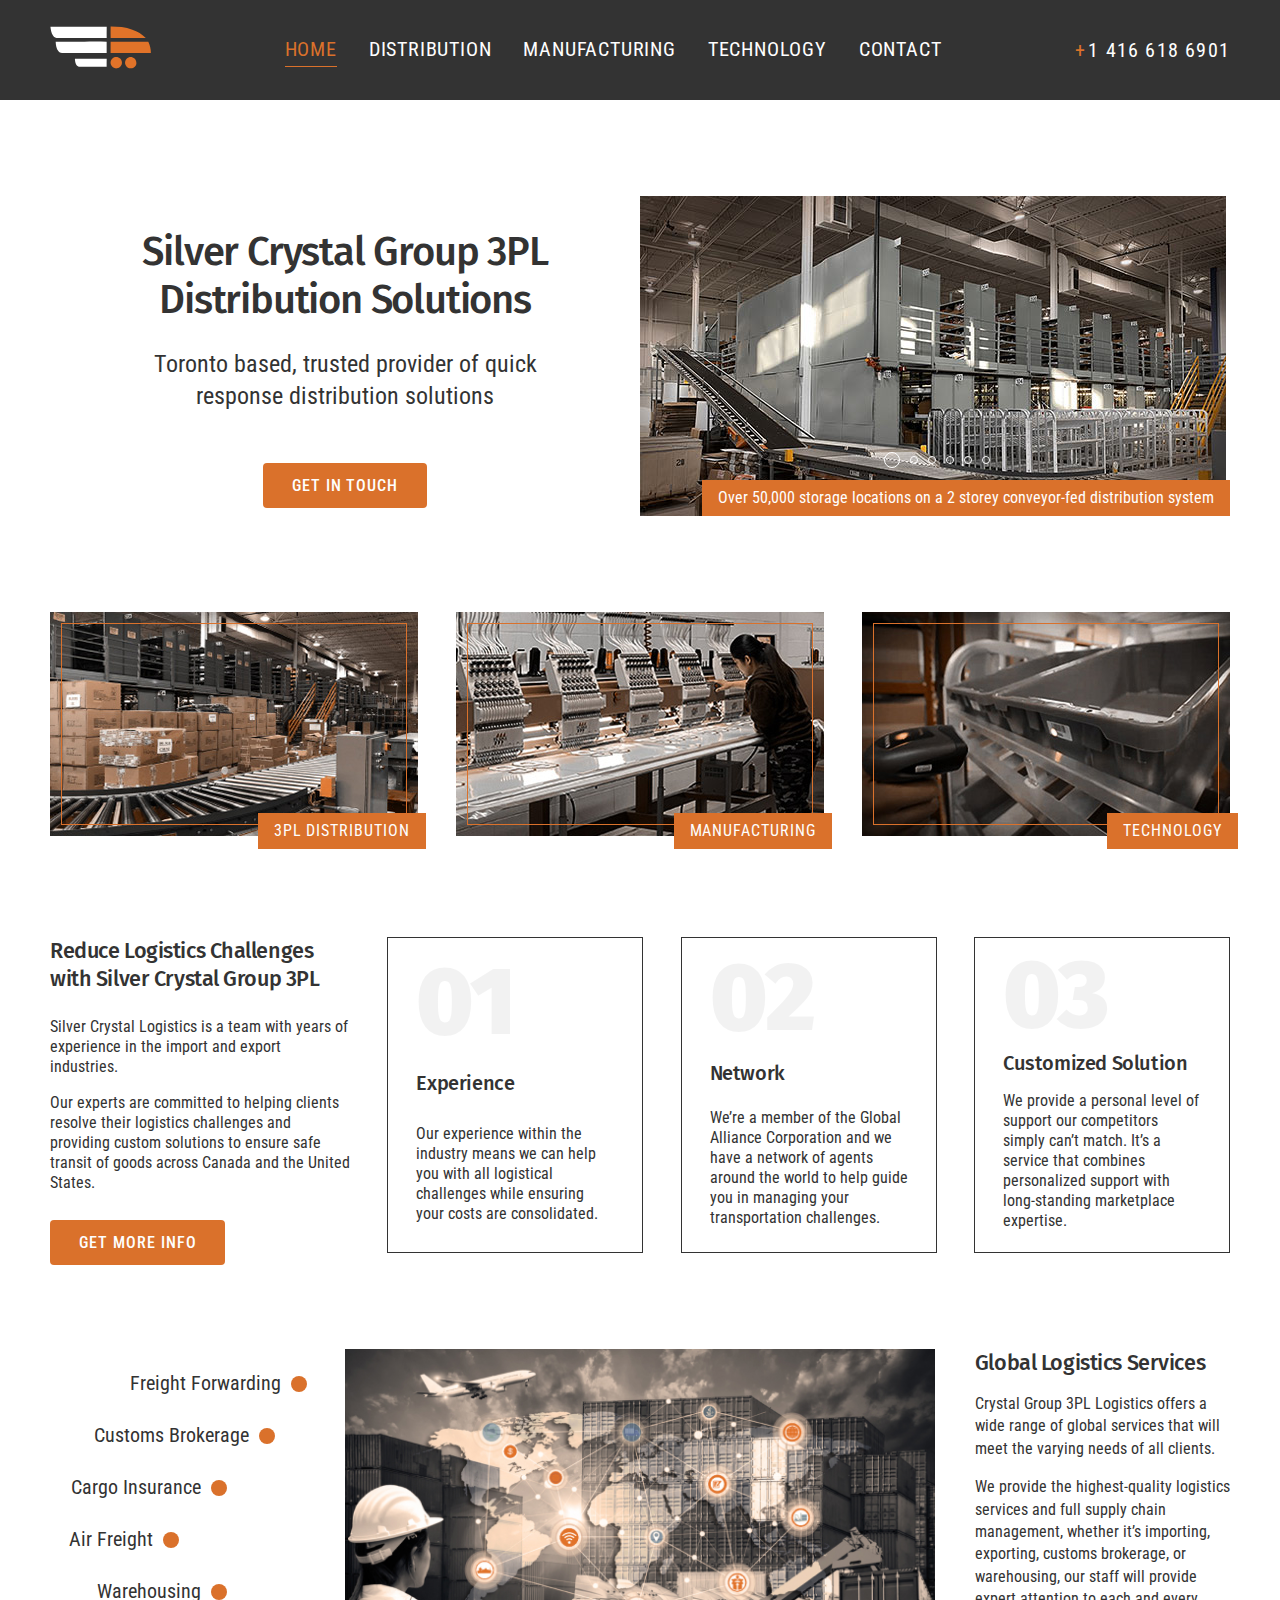
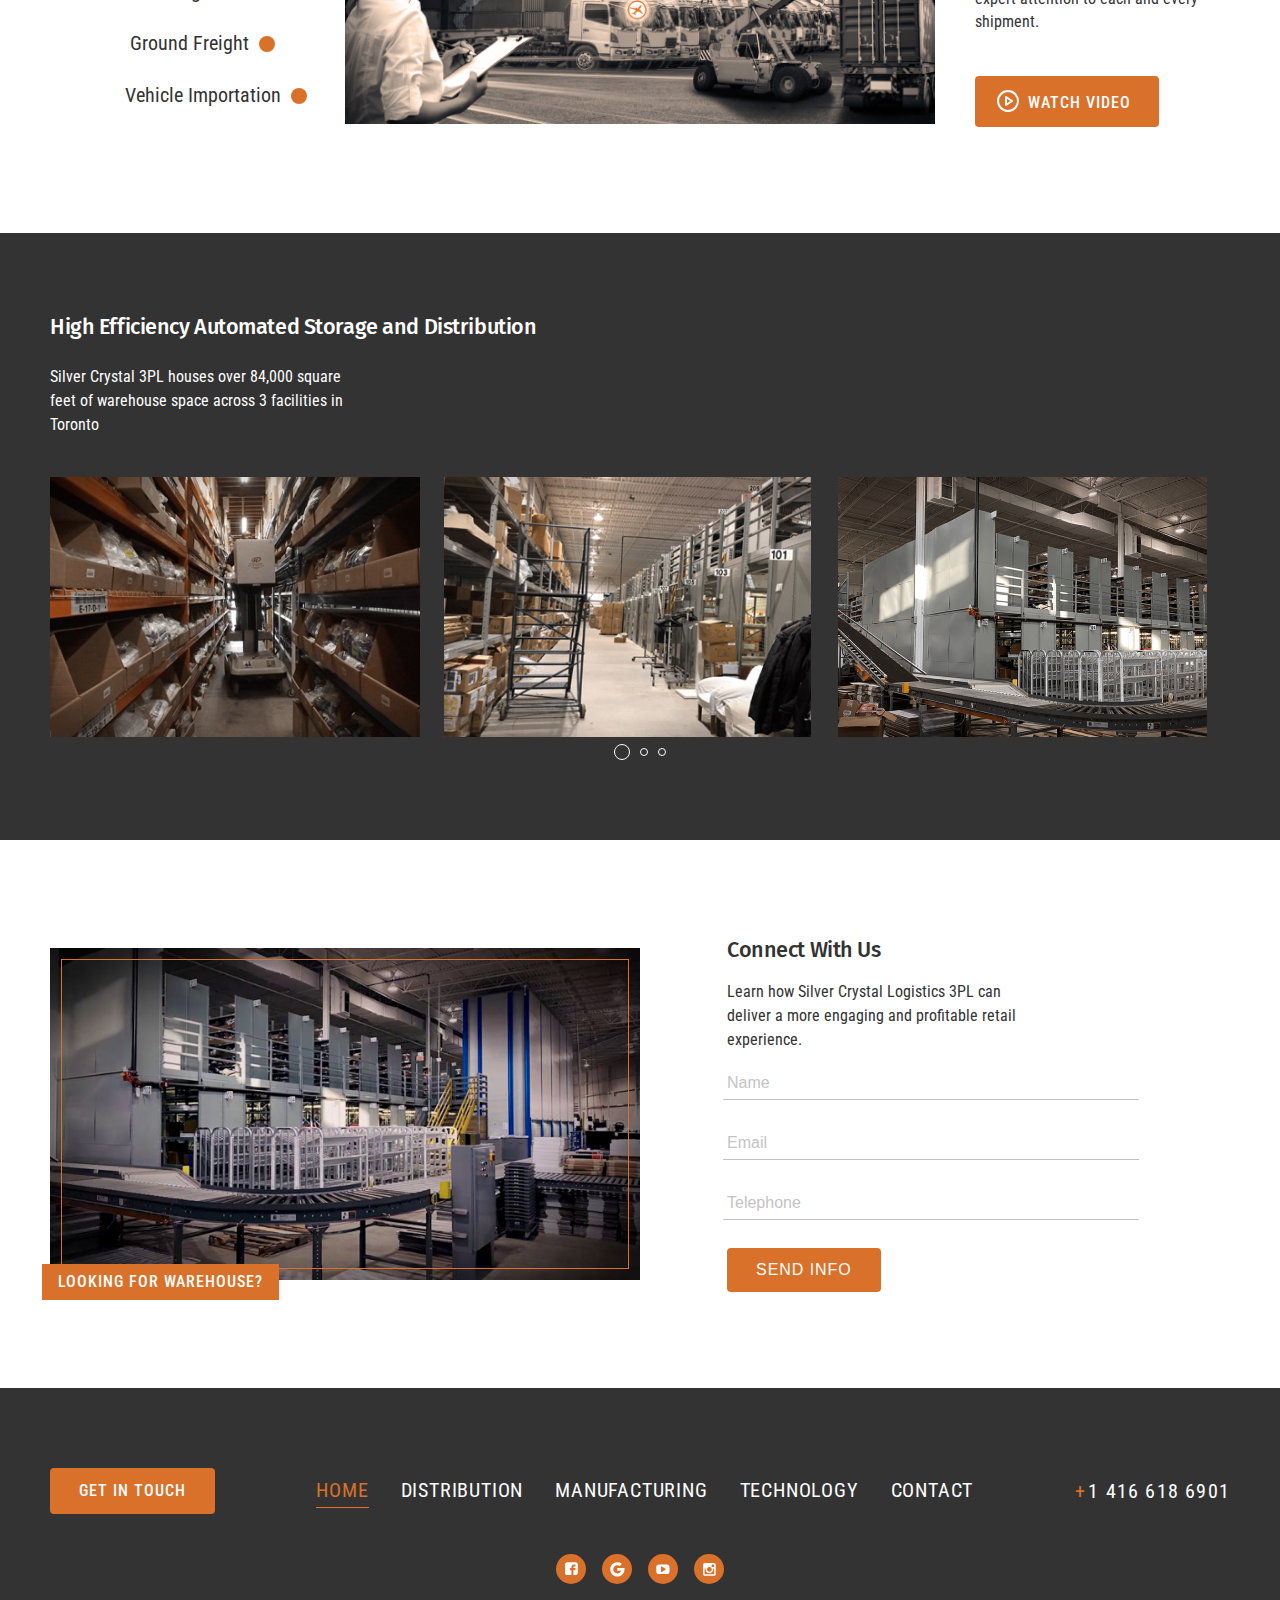
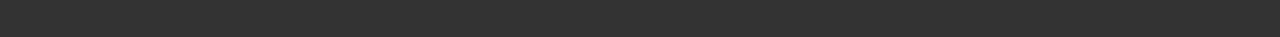
<file: warehouse/index.html>
<!DOCTYPE html>
<html lang="en">

<head>
  <meta charset="UTF-8">
  <meta name="viewport" content="width=device-width, initial-scale=1.0">
  <meta http-equiv="X-UA-Compatible" content="ie=edge">
  <title>Document</title>
  <link rel="stylesheet" href="css/reset.css">
  <link rel="preconnect" href="https://fonts.gstatic.com">
  <link href="https://fonts.googleapis.com/css2?family=Fira+Sans:wght@500&family=Roboto+Condensed&display=swap"
    rel="stylesheet">
  <link rel="stylesheet" href="css/slick.css">
  <link rel="stylesheet" href="css/jquery.fancybox.css">
  <link rel="stylesheet" href="css/style.css">
  <link rel="stylesheet" href="css/media.css">
</head>

<body>
  <header class="header">
    <div class="container">
      <div class="header__inner">
        <a href="#" class="logo__link"><img src="img/icon/logo.svg" alt="logo"></a>
        <!-- -----   for @media  -----    -->
        <nav class="menu">
          <!-- -----   for @media  -----    -->
          <button class="menu__btn"></button>
          <!-- -----   /for @media  -----    -->
          <ul class="menu__list">
            <li class="menu__item"><a class="menu__list-link active" href="#">Home</a></li>
            <li class="menu__item"><a class="menu__list-link" href="#">Distribution</a></li>
            <li class="menu__item"><a class="menu__list-link" href="#">Manufacturing</a></li>
            <li class="menu__item"><a class="menu__list-link" href="#">Technology</a></li>
            <li class="menu__item"><a class="menu__list-link" href="#">CONTACT</a></li>
          </ul>
        </nav>
        <a class="phone" href="tel:+14166186901"> <span>+</span>1 416 618 6901</a>
      </div><!--   /header__inner -->
    </div><!-- /container -->
  </header>

  <section class="top">
    <div class="container">
      <div class="top__heading">
        <div class="top__content">
          <h1 class="top__title">Silver Crystal Group 3PL
            Distribution Solutions</h1>

          <p class="top__text">Toronto based, trusted provider of quick response distribution solutions</p>

          <a href="#" class="application-btn">Get in Touch</a>
        </div><!-- top__content -->
        <div class="top__slider">

          <div class="top__slider-item">
            <img class="top__slider-images" src="img/hero/slider-1.jpg" alt="1">
            <p class="top__slider-text">Over 50,000 storage locations on a 2 storey conveyor-fed distribution system
            </p>
          </div><!-- /top__slider-item1 -->

          <div class="top__slider-item">
            <img class="top__slider-images" src="img/hero/slider-2.jpg" alt="1">
            <p class="top__slider-text">One of Canada’s largest VLM Systems for small “pick to light” parts
            </p>
          </div><!-- /top__slider-item1 -->

          <div class="top__slider-item">
            <img class="top__slider-images" src="img/hero/slider-3.jpg" alt="1">
            <p class="top__slider-text">Hub location adjacent to the Go train line, Allen Expressway and the 401
            </p>
          </div><!-- /top__slider-item1 -->

          <div class="top__slider-item">
            <img class="top__slider-images" src="img/hero/slider-4.jpg" alt="1">
            <p class="top__slider-text">High Efficiency Automated Storage and Distribution Logistics capabilities
            </p>
          </div><!-- /top__slider-item1 -->

          <div class="top__slider-item">
            <img class="top__slider-images" src="img/hero/slider-5.jpg" alt="1">
            <p class="top__slider-text">24/7 operation and security
            </p>
          </div><!-- /top__slider-item1 -->

          <div class="top__slider-item">
            <img class="top__slider-images" src="img/hero/slider-6.jpg" alt="1">
            <p class="top__slider-text">Multiple truck level docks for shipping and receiving
            </p>
          </div><!-- /top__slider-item1 -->


        </div><!-- top__slider -->
      </div><!-- /top__heading -->
    </div><!-- container -->
  </section><!-- top -->

  <section class="bottom">
    <div class="container">
      <div class="bottom__bottom">
        <div class="bottom__items">
          <div class="bottom__item">
            <img src="img/1_distrb.jpg" alt="" class="bottom__item-img">
            <p class="bottom__item-text">3PL Distribution</p>
          </div>
          <div class="bottom__item">
            <img src="img/2_manuftr.jpg" alt="" class="bottom__item-img">
            <p class="bottom__item-text">Manufacturing</p>
          </div>
          <div class="bottom__item">
            <img src="img/3_tech.jpg" alt="" class="bottom__item-img">
            <p class="bottom__item-text">Technology</p>
          </div>
        </div><!-- /bottom___bottom-items -->
      </div><!-- /bottom__bottom  -->
    </div><!-- container -->
  </section><!-- bottom -->





  <section class="about">
    <div class="container">
      <div class="about__inner">
        <div class="about__content">
          <h3 class="about__title">Reduce Logistics Challenges with Silver Crystal Group 3PL</h3>
          <p class="about__text">Silver Crystal Logistics is a team with years of experience in the import and
            export industries. </p>
          <p class="about__text">Our experts are committed to helping clients resolve their logistics challenges
            and providing custom solutions to ensure safe transit of goods across Canada and the United States.</p>
          <a href="#" class="application-btn">Get more info</a>

        </div><!-- about__content -->
        <div class="about__item">
          <div class="about__item-num">01</div>
          <p class="about__item-title">Experience</p>
          <p class="about__item-text">Our experience within the industry means we can help you with all logistical
            challenges while ensuring your costs are consolidated.</p>
        </div><!-- about__item#1 -->
        <div class="about__item">
          <div class="about__item-num">02</div>
          <p class="about__item-title">Network</p>
          <p class="about__item-text">We’re a member of the Global Alliance Corporation and we have a
            network of agents around the world to help guide you in managing your transportation challenges.</p>
        </div><!-- about__item#2 -->
        <div class="about__item">
          <div class="about__item-num">03</div>
          <p class="about__item-title">Customized Solution</p>
          <p class="about__item-text">We provide a personal level of support our competitors simply
            can’t match. It’s a service that combines personalized support with long-standing marketplace expertise.</p>
        </div><!-- about__item#3 -->
      </div><!-- /about__inner -->
    </div>
  </section><!-- about -->

  <section class="benefits">
    <div class="container">

      <div class="benefits__items">
        <ul class="benefits__list">
          <li class="benefits__list-item">Freight Forwarding</li>
          <li class="benefits__list-item">Customs Brokerage</li>
          <li class="benefits__list-item">Cargo Insurance</li>
          <li class="benefits__list-item">Air Freight</li>
          <li class="benefits__list-item">Warehousing</li>
          <li class="benefits__list-item">Ground Freight</li>
          <li class="benefits__list-item">Vehicle Importation</li>
        </ul>

        <img src="img/global.jpg" alt="1" class="benefits__image">

        <div class="benefits__content">
          <h3 class="benefits__title">Global Logistics Services</h3>
          <p class="benefits__text">Crystal Group 3PL Logistics offers a wide range of global services that
            will meet the varying needs of all clients.</p>
          <p class="benefits__text">We provide the highest-quality logistics services and
            full supply chain management, whether it’s importing, exporting, customs brokerage, or warehousing, our
            staff will provide expert attention to each and every shipment.</p>
          <a class="video-popup" data-fancybox href="https://youtu.be/9LIE0g8rp0g">Watch Video</a>

        </div><!-- /benefits__content -->

      </div><!-- benefits__items -->
    </div><!-- container -->
  </section><!-- /benefits -->

  <section class="gallery">
    <div class="container">
      <h3 class="gallery__title">High Efficiency Automated Storage and Distribution</h3>
      <p class="gallery__text">Silver Crystal 3PL houses over 84,000 square feet of warehouse space across 3 facilities
        in Toronto </p>

      <div class="gallery__slider">

        <div class="gallery__slider-item">
          <img class="gallery__slider-images" src="img/slider/slider-1.jpg" alt="1">
        </div><!-- /gallery__slider-item1 -->
        <div class="gallery__slider-item">
          <img class="gallery__slider-images" src="img/slider/slider-2.jpg" alt="2">
        </div><!-- /gallery__slider-item1 -->
        <div class="gallery__slider-item">
          <img class="gallery__slider-images" src="img/slider/slider-3.jpg" alt="3">
        </div><!-- /gallery__slider-item1 -->
        <div class="gallery__slider-item">
          <img class="gallery__slider-images" src="img/slider/slider-4.jpg" alt="2">
        </div><!-- /gallery__slider-item1 -->
        <div class="gallery__slider-item">
          <img class="gallery__slider-images" src="img/slider/slider-5.jpg" alt="5">
        </div><!-- /gallery__slider-item1 -->
        <div class="gallery__slider-item">
          <img class="gallery__slider-images" src="img/slider/slider-6.jpg" alt="6">
        </div><!-- /gallery__slider-item1 -->
        <div class="gallery__slider-item">
          <img class="gallery__slider-images" src="img/slider/slider-7.jpg" alt="7">
        </div><!-- /gallery__slider-item1 -->


      </div><!--  / gallery__slider -->

    </div>
  </section><!-- gallery -->

  <section class="feedback">
    <div class="container">
      <div class="feedback__inner">
        <img src="img/feedback.jpg" alt="" class="feedback__image">
        <p class="feedback__image-text">Looking for Warehouse?</p>
        <form action="" class="feedback__form">
          <h3 class="feedback__title">Connect With Us</h3>
          <p class="feedback__text">Learn how Silver Crystal Logistics 3PL can deliver a more engaging and
            profitable retail experience.</p>
          <input type="text" class="feedback__input" placeholder="Name">
          <input type="text" class="feedback__input" placeholder="Email">
          <input type="text" class="feedback__input" placeholder="Telephone">
          <button class="application-btn type=" submit">Send Info</button>
        </form><!-- /feedback__form -->
      </div><!-- /feedback__inner -->
    </div><!-- /container -->
  </section><!-- /feedback -->

  <footer class="footer">
    <div class="container">
      <div class="footer__top">
        <a href="#" class="application-btn application-btn-dark">Get in touch</a>
        <nav class="menu">
          <ul class="menu__list">
            <li class="menu__item"><a class="menu__list-link active" href="#">Home</a></li>
            <li class="menu__item"><a class="menu__list-link" href="#">Distribution</a></li>
            <li class="menu__item"><a class="menu__list-link" href="#">Manufacturing</a></li>
            <li class="menu__item"><a class="menu__list-link" href="#">Technology</a></li>
            <li class="menu__item"><a class="menu__list-link" href="#">CONTACT</a></li>
          </ul>
        </nav>
        <a class="phone" href="tel:+14166186901"> <span>+</span>1 416 618 6901</a>
      </div><!-- footer__top -->

      <ul class="footer__social">
        <li class="footer__social-item"><a href="#" class="footer__social-link">
            <img src="img/icon/facebook.svg" alt="" class="footer__social-img">
          </a></li>
        <li class="footer__social-item"><a href="#" class="footer__social-link">
            <img src="img/icon/google.svg" alt="" class="footer__social-img">
          </a></li>
        <li class="footer__social-item"><a href="#" class="footer__social-link">
            <img src="img/icon/youtube.svg" alt="" class="footer__social-img">
          </a></li>
        <li class="footer__social-item"><a href="#" class="footer__social-link">
            <img src="img/icon/instagramm.svg" alt="" class="footer__social-img">
          </a></li>
      </ul>
    </div><!-- container -->
  </footer>

  <script src="https://ajax.googleapis.com/ajax/libs/jquery/3.4.1/jquery.min.js"></script>
  <script src="js/slick.min.js"></script>
  <script src="js/jquery.fancybox.min.js"></script>
  <script src="js/main.js"></script>
</body>

</html>
</file>
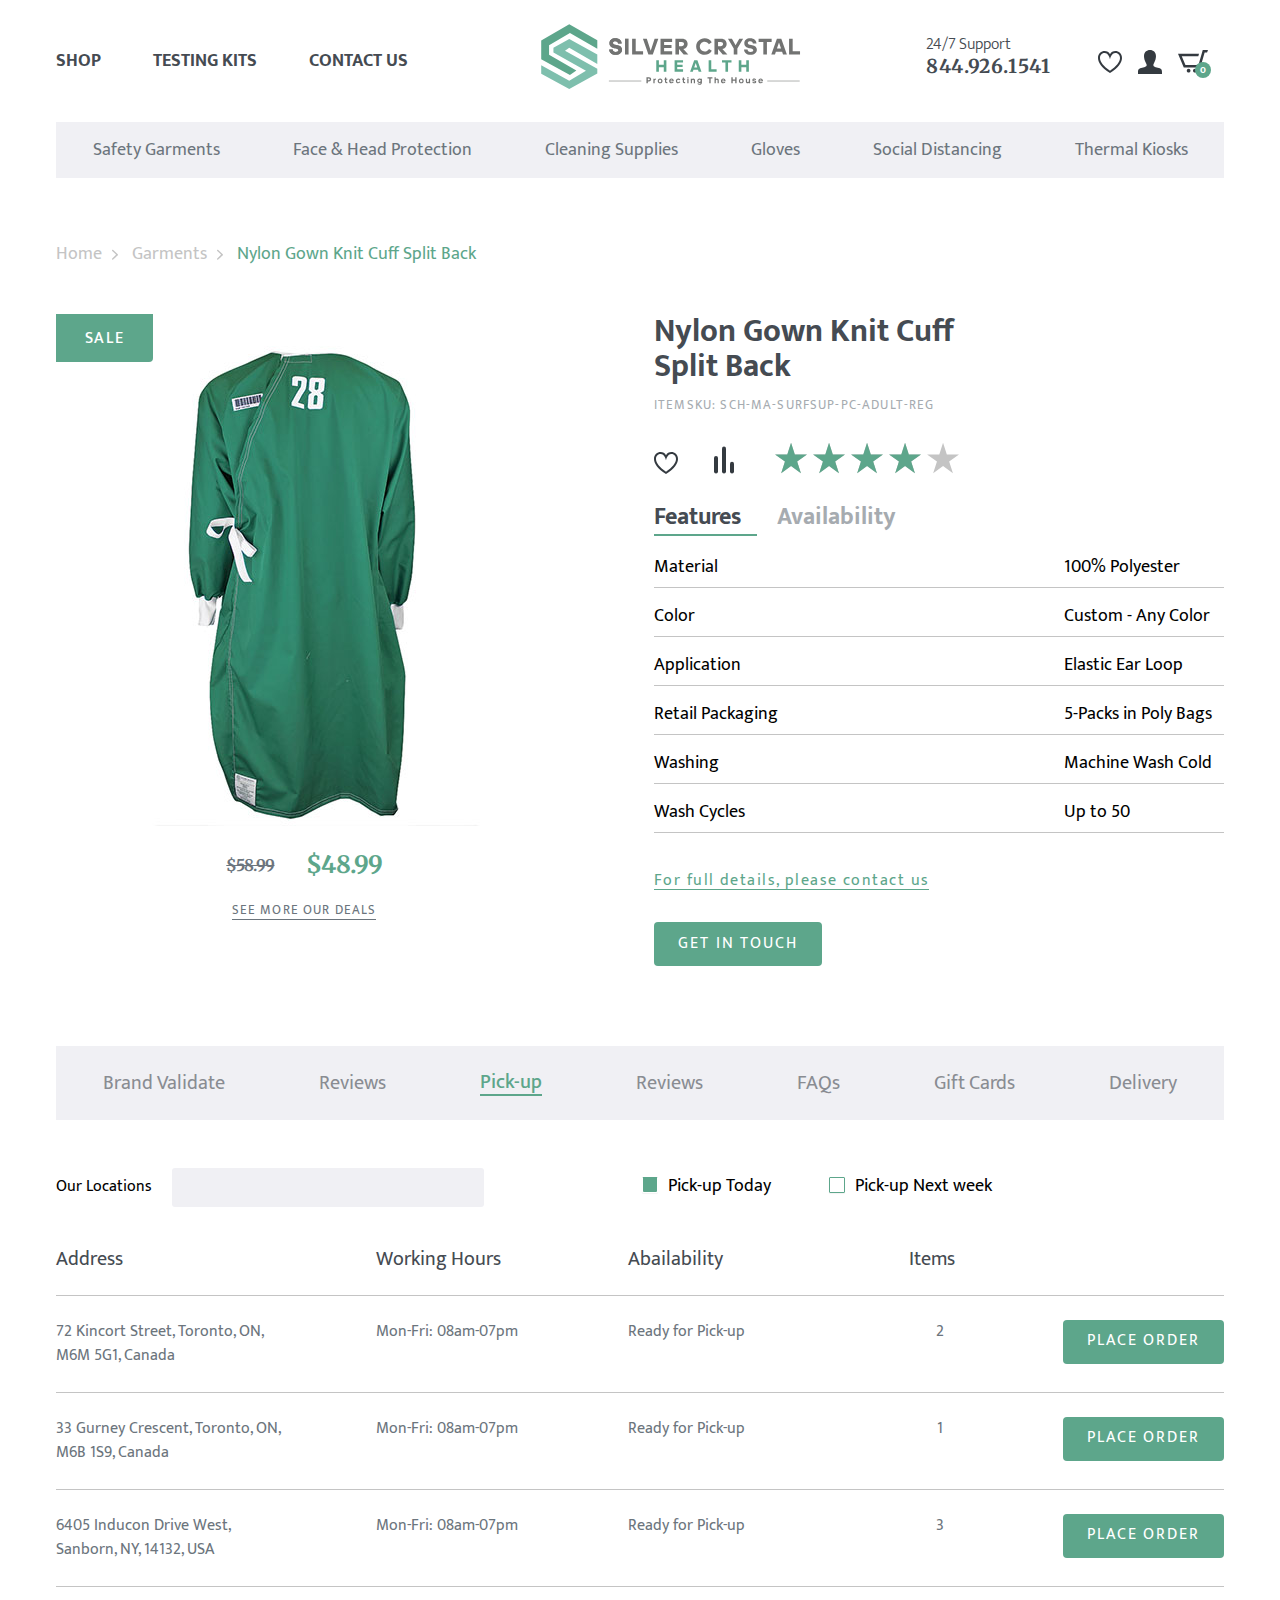
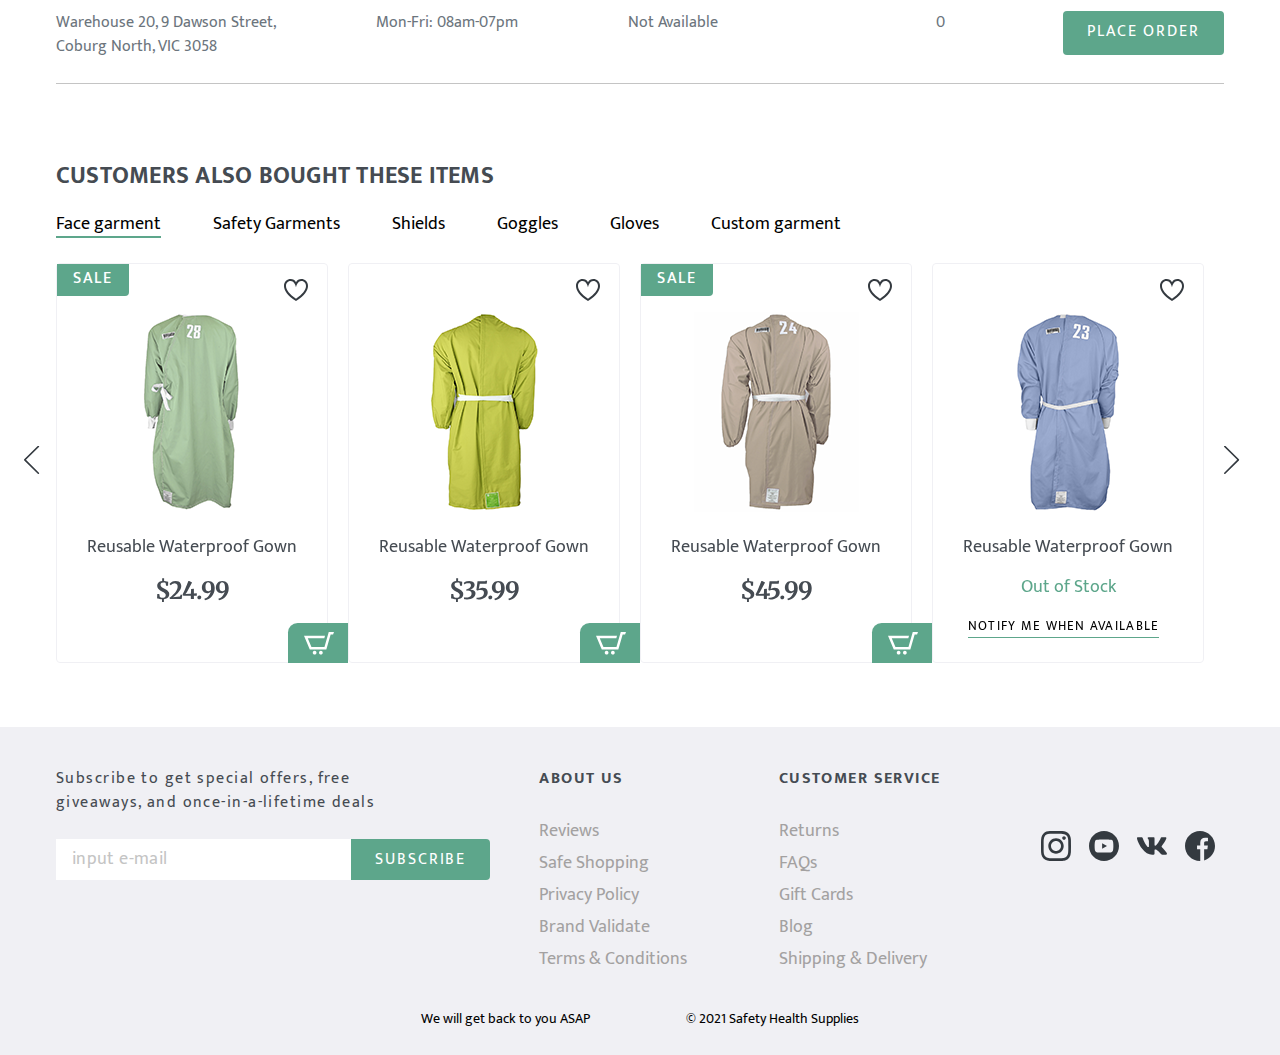
<file: OnlineStore/garment-product.html>
<!DOCTYPE html>
<html lang="en">

<head>
  <meta charset="UTF-8">
  <meta name="viewport" content="width=device-width, initial-scale=1.0">
  <meta http-equiv="X-UA-Compatible" content="ie=edge">
  <title>Document</title>
  <link rel="preconnect" href="https://fonts.gstatic.com">
  <link href="https://fonts.googleapis.com/css2?family=Mukta:wght@300;400;700&display=swap" rel="stylesheet">
  <link href="https://fonts.googleapis.com/css2?family=Merriweather:ital,wght@0,700;1,400&display=swap"
    rel="stylesheet">
  <link rel="stylesheet" href="css/normalize.css">
  <link rel="stylesheet" href="css/slick.css">
  <link rel="stylesheet" href="css/ion.rangeSlider.min.css">
  <link rel="stylesheet" href="css/jquery.formstyler.css">
  <link rel="stylesheet" href="css/jquery.formstyler.theme.css">
  <link rel="stylesheet" href="css/jquery.rateyo.min.css">
  <link rel="stylesheet" href="css/style.css">
  <link rel="stylesheet" href="css/media.css">
</head>

<body>
  <header class="header">
    <div class="header__top">
      <div class="container">
        <div class="header__top-inner">
          <nav class="menu">
            <ul class="menu__list">
              <li class="menu__item"><a href="index.html" class="menu__link">Shop</a></li>
              <li class="menu__item"><a href="index.html" class="menu__link">Testing Kits</a></li>
              <li class="menu__item"><a href="index.html" class="menu__link">Contact Us</a></li>
            </ul>
          </nav>
          <a href="index.html" class="logo">
            <img src="img/icon/sch_logo.svg" alt="logo" class="logo__img">
          </a>
          <div class="header__box">
            <div class="header__box-adress">
              <p>24/7 Support</p>
              <a class="header__box-phone price" href="tel:8449261541">844.926.1541</a>
            </div><!--  /header_adress -->
            <ul class="user-list">
              <li class="user-list_item">
                <a href="#" class="user-list_link">
                  <img src="img/icon/heart.svg" alt="">
                </a>
              </li>
              <li class="user-list_item">
                <a href="#" class="user-list_link">
                  <img src="img/icon/user.svg" alt="">
                </a>
              </li>
              <li class="user-list_item">
                <a href="#" class="user-list_link basket">
                  <img src="img/icon/basket.svg" alt="">
                  <p class="basket__num">0</p>

                </a>
              </li>
            </ul>
          </div><!--  /header__box -->
        </div><!--  /header__top-inner -->
      </div>
    </div> <!-- /header__top -->
    <div class="header__bottom">
      <div class="container">
        <ul class="menu-categories">
          <li class="menu-categories__item"><a href="garment.html" class="menu-categories__link">
              Safety Garments</a></li>
          <li class="menu-categories__item"><a href="#" class="menu-categories__link">
              Face & Head Protection</a></li>
          <li class="menu-categories__item"><a href="#" class="menu-categories__link">
              Cleaning Supplies</a></li>
          <li class="menu-categories__item"><a href="#" class="menu-categories__link">
              Gloves</a></li>
          <li class="menu-categories__item"><a href="#" class="menu-categories__link">
              Social Distancing</a></li>
          <li class="menu-categories__item"><a href="#" class="menu-categories__link">
              Thermal Kiosks</a></li>
        </ul>
      </div>
    </div><!--  /header__bottom -->
  </header>

  <div class="bredcrumbs">
    <div class="container">
      <ul class="bredcrumbs__list">
        <li class="bredcrumbs__list-item">
          <a href="index.html">Home</a>
        </li>
        <li class="bredcrumbs__list-item">
          <a href="garment.html">Garments</a>
        </li>
        <li class="bredcrumbs__list-item bredcrumbs__list-item-active">
          <span>Nylon Gown Knit Cuff Split Back</span>

        </li>
      </ul>
    </div>
  </div><!--  /bredcrumbs -->

  <section class="product-card">
    <div class="container">
      <div class="product-card__inner">
        <div class="product-card__img-box product-item--sale">
          <img src="img/products/garment/garm-8-B.jpg" alt="" class="product-card__img">
          <div class="product-card__price">
            <p class="product-card__price-old price">$58.99</p>
            <p class="product-card__price-new price">$48.99</p>
          </div>
          <a href="#" class="product-card__link">see more our deals</a>
        </div>
        <div class="product-card__content">
          <h1 class="product-card__title">
            Nylon Gown Knit Cuff <br> Split Back
          </h1>
          <p class="product-card__code"><span>ItemSKU:</span> SCH-MA-SURFSUP-PC-ADULT-REG</p>
          <div class="product-card__buttons">
            <a> <img src="img/icon/favorite.svg" alt="" class="product-card__icon-favorite" href="#">
            </a>
            <a>
              <img src="img/icon/chart.svg" alt="" class="product-card__icon-chart" href="#">
            </a>
            <a class="rate" href="#">
              <div class="rate-yo" data-rateyo-rating="4"></div>
            </a>
          </div><!--  / product-card__buttons -->
          <div class="tabs-wrapper product-card__tabs">
            <div class="tabs">
              <a href="#product-1" class="tab product-card__tab tab--active">Features</a>
              <a href="#product-2" class="tab product-card__tab tab">Availability</a>
            </div>
            <div class="tabs-container">
              <div id="product-1" class="tabs-content product-card__tab-content tabs-content--active">
                <ul class="product-card__list">
                  <li class="product-card__item">
                    <div class="product-card__item-left">Material</div>
                    <div class="product-card__item-right">100% Polyester</div>
                  </li>
                  <li class="product-card__item">
                    <div class="product-card__item-left">Color</div>
                    <div class="product-card__item-right">Custom - Any Color</div>
                  </li>
                  <li class="product-card__item">
                    <div class="product-card__item-left">Application</div>
                    <div class="product-card__item-right">Elastic Ear Loop</div>
                  </li>
                  <li class="product-card__item">
                    <div class="product-card__item-left">Retail Packaging</div>
                    <div class="product-card__item-right">5-Packs in Poly Bags</div>
                  </li>
                  <li class="product-card__item">
                    <div class="product-card__item-left">Washing</div>
                    <div class="product-card__item-right">Machine Wash Cold</div>
                  </li>
                  <li class="product-card__item">
                    <div class="product-card__item-left">Wash Cycles</div>
                    <div class="product-card__item-right">Up to 50</div>
                  </li>
                </ul>
                <a class="product-card__more" href="#">For full details, please contact us</a>
                <div class="product-card__btn">
                  <button>Get in Touch</button>
                </div>
              </div>
              <div id="product-2" class="tabs-content product-card__tab-content "></div>
              <!--  /tabs-content product-card__tab-content -->
            </div><!--  / tabs-container -->
          </div><!--  / tabs-wrapper product-card__tabs -->
        </div><!--  /product-card__content -->
      </div><!--  /product-card__inner -->
    </div><!--  /container -->
  </section><!--  / product-card -->


  <section class="card__tabs">
    <div class="container">
      <div class="tabs-wrapper">
        <div class="tabs card__tab-box">
          <a href="#product-card__tabs-1" class="tab card__tab">Brand Validate</a>
          <a href="#product-card__tabs-2" class="tab card__tab">Reviews</a>
          <a href="#product-card__tabs-3" class="tab card__tab tab--active">Pick-up</a>
          <a href="#product-card__tabs-4" class="tab card__tab">Reviews</a>
          <a href="#product-card__tabs-5" class="tab card__tab">FAQs</a>
          <a href="#product-card__tabs-6" class="tab card__tab">Gift Cards</a>
          <a href="#product-card__tabs-7" class="tab card__tab">Delivery</a>
        </div><!-- /tabs -->
        <div class="tabs-container">
          <div id="product-card__tabs-1" class="card__tab-content tabs-content">content</div>
          <div id="product-card__tabs-2" class="card__tab-content tabs-content">content</div>
          <div id="product-card__tabs-3" class="card__tab-content tabs-content tabs-content--active">
            <form action="">
              <div class="card__top-line">
                <label class="card__lable-search"> Our Locations
                  <input class="card__input-search" type="text">
                </label>
                <label class="card__lable-pickup">
                  <input class="filter-style" type="radio" name="pickup" checked> Pick-up Today
                </label>
                <label class="card__lable-pickup">
                  <input class="filter-style" type="radio" name="pickup"> Pick-up Next week
                </label>
              </div><!-- /card__top-line -->

              <ul class="card__list">
                <li class="card__list-item card__list-item-title">
                  <div class="card__list-address">Address</div>
                  <div class="card__list-workhours">Working Hours</div>
                  <div class="card__list-workhours">Abailability</div>
                  <div class="card__list-num">Items</div>
                  <div class="card__list-btn"></div>
                </li>

                <li class="card__list-item">
                  <div class="card__list-address">72 Kincort Street, Toronto, ON, M6M 5G1, Canada</div>
                  <div class="card__list-workhours">Mon-Fri: 08am-07pm</div>
                  <div class="card__list-available">Ready for Pick-up</div>
                  <div class="card__list-num">2</div>
                  <div class="card__list-btn"><button type="submit">Place Order</button></div>
                </li>

                <li class="card__list-item">
                  <div class="card__list-address">33 Gurney Crescent, Toronto, ON, M6B 1S9, Canada</div>
                  <div class="card__list-workhours">Mon-Fri: 08am-07pm</div>
                  <div class="card__list-available">Ready for Pick-up</div>
                  <div class="card__list-num">1</div>
                  <div class="card__list-btn"><button type="submit">Place Order</button></div>
                </li>

                <li class="card__list-item">
                  <div class="card__list-address">6405 Inducon Drive West, Sanborn, NY, 14132, USA</div>
                  <div class="card__list-workhours">Mon-Fri: 08am-07pm</div>
                  <div class="card__list-available">Ready for Pick-up</div>
                  <div class="card__list-num">3</div>
                  <div class="card__list-btn"><button type="submit">Place Order</button></div>
                </li>

                <li class="card__list-item">
                  <div class="card__list-address">Warehouse 20, 9 Dawson Street, Coburg North, VIC 3058</div>
                  <div class="card__list-workhours">Mon-Fri: 08am-07pm</div>
                  <div class="card__list-available">Not Available</div>
                  <div class="card__list-num">0</div>
                  <div class="card__list-btn"><button type="submit">Place Order</button></div>
                </li>


              </ul><!-- ///card__list -->
            </form>
          </div><!--  /tabs-content tabs-content--active -->
          <div id="product-card__tabs-4" class="card__tab-content tabs-content">content</div>
          <div id="product-card__tabs-5" class="card__tab-content tabs-content">content</div>
          <div id="product-card__tabs-6" class="card__tab-content tabs-content">content</div>
          <div id="product-card__tabs-7" class="card__tab-content tabs-content">content</div>
        </div><!-- /tabs-container -->
      </div><!-- /tabs-wrapper -->

    </div><!-- /container -->
  </section><!--  /product-card__tabs -->

  <section class="products">
    <div class="container">
      <div class="products__inner">
        <h3 class="products__title">Customers also bought these items</h3>
        <div class="tabs-wrapper">
          <div class="tabs products__tabs">
            <a class="tab products__tab tab--active" href="#popular-tab-1">Face garment</a>
            <a class="tab products__tab" href="#popular-tab-2">Safety Garments</a>
            <a class="tab products__tab" href="#popular-tab-3">Shields</a>
            <a class="tab products__tab" href="#popular-tab-4">Goggles</a>
            <a class="tab products__tab" href="#popular-tab-5">Gloves</a>
            <a class="tab products__tab" href="#popular-tab-6">Custom garment</a>

          </div><!--  /tab producs__tab tab--active-->
          <div class="tabs-container products__container">
            <div id="popular-tab-1" class="tabs-content products__content tabs-content--active">
              <div class="product-slider">
                <div class="product-slider__item">
                  <div class="product-item__wrapper">
                    <button class="product-item__favorite"></button>
                    <button class="product-item__basket"></button>
                    <a class="product-item_notify-link" href="#"><span>Notify me when available</span></a>
                    <a class="product-item product-item--sale" href="#">
                      <p class="product-item__hover-text">see product</p>
                      <img class="product-item__img" src="img/products/garment/garm-1.png" alt="img">
                      <h4 class="product-item__title">Reusable Waterproof Gown</h4>
                      <p class="product-item_price price">$24.99</p>
                      <p class="product-item_notify-text">Out of Stock</p>
                    </a>
                  </div><!-- /product-item__wrapper -->
                </div><!--  /product-slider__item -->
                <div class="product-slider__item">
                  <div class="product-item__wrapper">
                    <button class="product-item__favorite"></button>
                    <button class="product-item__basket"></button>
                    <a class="product-item_notify-link" href="#"><span>Notify me when available</span></a>
                    <a class="product-item" href="#">
                      <p class="product-item__hover-text">see product</p>
                      <img class="product-item__img" src="img/products/garment/garm-2.png" alt="img">
                      <h4 class="product-item__title">Reusable Waterproof Gown</h4>
                      <p class="product-item_price price">$35.99</p>
                      <p class="product-item_notify-text">Out of Stock</p>
                    </a>
                  </div><!-- /product-item__wrapper -->
                </div><!--  /product-slider__item -->
                <div class="product-slider__item">
                  <div class="product-item__wrapper">
                    <button class="product-item__favorite"></button>
                    <button class="product-item__basket"></button>
                    <a class="product-item_notify-link" href="#"><span>Notify me when available</span></a>
                    <a class="product-item product-item--sale" href="#">
                      <p class="product-item__hover-text">see product</p>
                      <img class="product-item__img" src="img/products/garment/garm-3.png" alt="img">
                      <h4 class="product-item__title">Reusable Waterproof Gown </h4>
                      <p class="product-item_price price">$45.99</p>
                      <p class="product-item_notify-text">Out of Stock</p>
                    </a>
                  </div><!-- /product-item__wrapper -->
                </div><!--  /product-slider__item -->
                <div class="product-slider__item">
                  <div class="product-item__wrapper product-item__not-available">
                    <button class="product-item__favorite"></button>
                    <button class="product-item__basket"></button>
                    <a class="product-item_notify-link" href="#"><span>Notify me when available</span></a>
                    <a class="product-item" href="#">
                      <p class="product-item__hover-text">see product</p>
                      <img class="product-item__img" src="img/products/garment/garm-4.png" alt="img">
                      <h4 class="product-item__title">Reusable Waterproof Gown</h4>
                      <p class="product-item_price price">$45.99</p>
                      <p class="product-item_notify-text">Out of Stock</p>
                    </a>
                  </div><!-- /product-item__wrapper -->
                </div><!--  /product-slider__item -->
                <div class="product-slider__item">
                  <div class="product-item__wrapper">
                    <button class="product-item__favorite"></button>
                    <button class="product-item__basket"></button>
                    <a class="product-item_notify-link" href="#"><span>Notify me when available</span></a>
                    <a class="product-item product-item--sale" href="#">
                      <p class="product-item__hover-text">see product</p>
                      <img class="product-item__img" src="img/products/garment/garm-5.png" alt="img">
                      <h4 class="product-item__title">Reusable Waterproof Gown</h4>
                      <p class="product-item_price price">$40.99</p>
                      <p class="product-item_notify-text">Out of Stock</p>
                    </a>
                  </div><!-- /product-item__wrapper -->
                </div><!--  /product-slider__item -->
                <div class="product-slider__item">
                  <div class="product-item__wrapper product-item__not-available">
                    <button class="product-item__favorite"></button>
                    <button class="product-item__basket"></button>
                    <a class="product-item_notify-link" href="#"><span>Notify me when available</span></a>
                    <a class="product-item" href="#">
                      <p class="product-item__hover-text">see product</p>
                      <img class="product-item__img" src="img/products/garment/garm-6.png" alt="img">
                      <h4 class="product-item__title">Reusable Waterproof Gown</h4>
                      <p class="product-item_price price">$45.99</p>
                      <p class="product-item_notify-text">Out of Stock</p>
                    </a>
                  </div><!-- /product-item__wrapper -->
                </div><!--  /product-slider__item -->
                <div class="product-slider__item">
                  <div class="product-item__wrapper">
                    <button class="product-item__favorite"></button>
                    <button class="product-item__basket"></button>
                    <a class="product-item_notify-link" href="#"><span>Notify me when available</span></a>
                    <a class="product-item" href="#">
                      <p class="product-item__hover-text">see product</p>
                      <img class="product-item__img" src="img/products/garment/garm-7.png" alt="img">
                      <h4 class="product-item__title">Reusable Waterproof Gown</h4>
                      <p class="product-item_price price">$31.59</p>
                      <p class="product-item_notify-text">Out of Stock</p>
                    </a>
                  </div><!-- /product-item__wrapper -->
                </div><!--  /product-slider__item -->
                <div class="product-slider__item">
                  <div class="product-item__wrapper">
                    <button class="product-item__favorite"></button>
                    <button class="product-item__basket"></button>
                    <a class="product-item_notify-link" href="#"><span>Notify me when available</span></a>
                    <a class="product-item product-item--sale" href="#">
                      <p class="product-item__hover-text">see product</p>
                      <img class="product-item__img" src="img/products/garment/garm-3.png" alt="img">
                      <h4 class="product-item__title">Reusable Waterproof Gown </h4>
                      <p class="product-item_price price">$42.29</p>
                      <p class="product-item_notify-text">Out of Stock</p>
                    </a>
                  </div><!-- /product-item__wrapper -->
                </div><!--  /product-slider__item -->
              </div><!-- /product-slider -->
            </div><!--  /tabs-content producs__content tabs-content--active -->
            <div id="popular-tab-2" class="tabs-content products__content">
              <div class="product-slider">
                <div class="product-slider__item">
                  <div class="product-item__wrapper">
                    <button class="product-item__favorite"></button>
                    <button class="product-item__basket"></button>
                    <a class="product-item_notify-link" href="#"><span>Notify me when available</span></a>
                    <a class="product-item" href="#">
                      <p class="product-item__hover-text">see product</p>
                      <img class="product-item__img" src="img/products/garment/garm-1.png" alt="img">
                      <h4 class="product-item__title">Reusable Waterproof Gown</h4>
                      <p class="product-item_price price">$24.99</p>
                      <p class="product-item_notify-text">Out of Stock</p>
                    </a>
                  </div><!-- /product-item__wrapper -->
                </div><!--  /product-slider__item -->
                <div class="product-slider__item">
                  <div class="product-item__wrapper">
                    <button class="product-item__favorite"></button>
                    <button class="product-item__basket"></button>
                    <a class="product-item_notify-link" href="#"><span>Notify me when available</span></a>
                    <a class="product-item product-item--sale" href="#">
                      <p class="product-item__hover-text">see product</p>
                      <img class="product-item__img" src="img/products/garment/garm-2.png" alt="img">
                      <h4 class="product-item__title">Reusable Waterproof Gown</h4>
                      <p class="product-item_price price">$35.99</p>
                      <p class="product-item_notify-text">Out of Stock</p>
                    </a>
                  </div><!-- /product-item__wrapper -->
                </div><!--  /product-slider__item -->
                <div class="product-slider__item">
                  <div class="product-item__wrapper">
                    <button class="product-item__favorite"></button>
                    <button class="product-item__basket"></button>
                    <a class="product-item_notify-link" href="#"><span>Notify me when available</span></a>
                    <a class="product-item product-item--sale" href="#">
                      <p class="product-item__hover-text">see product</p>
                      <img class="product-item__img" src="img/products/garment/garm-3.png" alt="img">
                      <h4 class="product-item__title">Reusable Waterproof Gown </h4>
                      <p class="product-item_price price">$45.99</p>
                      <p class="product-item_notify-text">Out of Stock</p>
                    </a>
                  </div><!-- /product-item__wrapper -->
                </div><!--  /product-slider__item -->
                <div class="product-slider__item">
                  <div class="product-item__wrapper product-item__not-available">
                    <button class="product-item__favorite"></button>
                    <button class="product-item__basket"></button>
                    <a class="product-item_notify-link" href="#"><span>Notify me when available</span></a>
                    <a class="product-item product-item--sale" href="#">
                      <p class="product-item__hover-text">see product</p>
                      <img class="product-item__img" src="img/products/garment/garm-4.png" alt="img">
                      <h4 class="product-item__title">Reusable Waterproof Gown</h4>
                      <p class="product-item_price price">$45.99</p>
                      <p class="product-item_notify-text">Out of Stock</p>
                    </a>
                  </div><!-- /product-item__wrapper -->
                </div><!--  /product-slider__item -->
                <div class="product-slider__item">
                  <div class="product-item__wrapper">
                    <button class="product-item__favorite"></button>
                    <button class="product-item__basket"></button>
                    <a class="product-item_notify-link" href="#"><span>Notify me when available</span></a>
                    <a class="product-item product-item--sale" href="#">
                      <p class="product-item__hover-text">see product</p>
                      <img class="product-item__img" src="img/products/garment/garm-5.png" alt="img">
                      <h4 class="product-item__title">Reusable Waterproof Gown</h4>
                      <p class="product-item_price price">$40.99</p>
                      <p class="product-item_notify-text">Out of Stock</p>
                    </a>
                  </div><!-- /product-item__wrapper -->
                </div><!--  /product-slider__item -->
                <div class="product-slider__item">
                  <div class="product-item__wrapper product-item__not-available">
                    <button class="product-item__favorite"></button>
                    <button class="product-item__basket"></button>
                    <a class="product-item_notify-link" href="#"><span>Notify me when available</span></a>
                    <a class="product-item" href="#">
                      <p class="product-item__hover-text">see product</p>
                      <img class="product-item__img" src="img/products/garment/garm-6.png" alt="img">
                      <h4 class="product-item__title">Reusable Waterproof Gown</h4>
                      <p class="product-item_price price">$45.99</p>
                      <p class="product-item_notify-text">Out of Stock</p>
                    </a>
                  </div><!-- /product-item__wrapper -->
                </div><!--  /product-slider__item -->
                <div class="product-slider__item">
                  <div class="product-item__wrapper">
                    <button class="product-item__favorite"></button>
                    <button class="product-item__basket"></button>
                    <a class="product-item_notify-link" href="#"><span>Notify me when available</span></a>
                    <a class="product-item" href="#">
                      <p class="product-item__hover-text">see product</p>
                      <img class="product-item__img" src="img/products/garment/garm-7.png" alt="img">
                      <h4 class="product-item__title">Reusable Waterproof Gown</h4>
                      <p class="product-item_price price">$31.59</p>
                      <p class="product-item_notify-text">Out of Stock</p>
                    </a>
                  </div><!-- /product-item__wrapper -->
                </div><!--  /product-slider__item -->
                <div class="product-slider__item">
                  <div class="product-item__wrapper">
                    <button class="product-item__favorite"></button>
                    <button class="product-item__basket"></button>
                    <a class="product-item_notify-link" href="#"><span>Notify me when available</span></a>
                    <a class="product-item product-item--sale" href="#">
                      <p class="product-item__hover-text">see product</p>
                      <img class="product-item__img" src="img/products/garment/garm-3.png" alt="img">
                      <h4 class="product-item__title">Reusable Waterproof Gown </h4>
                      <p class="product-item_price price">$42.29</p>
                      <p class="product-item_notify-text">Out of Stock</p>
                    </a>
                  </div><!-- /product-item__wrapper -->
                </div><!--  /product-slider__item -->
              </div><!-- /product-slider -->
            </div><!--  /tabs-content producs__content -->
            <div id="popular-tab-3" class="tabs-content products__content">SLIDER #3</div>
            <div id="popular-tab-4" class="tabs-content products__content">SLIDER #4</div>
            <div id="popular-tab-5" class="tabs-content products__content">SLIDER #5</div>
            <div id="popular-tab-6" class="tabs-content products__content">SLIDER #6</div>
          </div><!--  /tabs-content producs__content -->
        </div><!--  /tabs-container producs__container -->
      </div><!--  / tabs-wrapper -->

    </div><!--  /products__inner -->
    </div><!--  /products__inner -->
  </section>

  <footer class="footer">
    <div class="container">
      <div class="footer__top">
        <div class="footer__top-inner">
          <div class="footer__top-item footer__top-newsletter">
            <h6 class="footer__top-title letter">Subscribe to get special offers, free giveaways, and once-in-a-lifetime
              deals</h6>
            <form action="" class="footer-form">
              <input class="footer-form__input" type="text" placeholder="input e-mail">
              <button class="footer-form__btn" type="submit">Subscribe</button>
            </form>
          </div>
          <div class="footer__top-item">
            <h6 class="footer__top-title">ABOUT US</h6>
            <ul class="footer-list">
              <li class="footer-list__item"><a href="#">Reviews</a></li>
              <li class="footer-list__item"><a href="#">Safe Shopping</a></li>
              <li class="footer-list__item"><a href="#">Privacy Policy</a></li>
              <li class="footer-list__item"><a href="#">Brand Validate</a></li>
              <li class="footer-list__item"><a href="#">Terms & Conditions</a></li>
            </ul>
          </div>
          <div class="footer__top-item">
            <h6 class="footer__top-title">CUSTOMER SERVICE</h6>
            <ul class="footer-list">
              <li class="footer-list__item"><a href="#">Returns</a></li>
              <li class="footer-list__item"><a href="#">FAQs</a></li>
              <li class="footer-list__item"><a href="#">Gift Cards</a></li>
              <li class="footer-list__item"><a href="#">Blog</a></li>
              <li class="footer-list__item"><a href="#">Shipping & Delivery</a></li>
            </ul>
          </div>
          <div class="footer__top-item">
            <ul class="social-list">
              <li class="social-list__item"><a href="#">
                  <img src="img/icon/instagram_icon.svg" alt=""></a>
              </li>
              <li class="social-list__item"><a href="#">
                  <img src="img/icon/youtube_icon.svg" alt=""></a>
              </li>
              <li class="social-list__item"><a href="#">
                  <img src="img/icon/vk_icon.svg" alt=""></a>
              </li>
              <li class="social-list__item"><a href="#">
                  <img src="img/icon/facebook_icon.svg" alt=""></a>
              </li>
            </ul>
          </div>
        </div><!--  / footer__top-inner -->
      </div>
      <div class="footer__bottom">
        <a class="footer__bottom-link" href="">We will get back to you ASAP</a>
        <a class="footer__bottom-link" href="">© 2021 Safety Health Supplies</a>
      </div>
    </div>
  </footer>

  <script src="https://ajax.googleapis.com/ajax/libs/jquery/3.4.1/jquery.min.js"></script>
  <script src="js/slick.min.js"></script>
  <script src="js/ion.rangeSlider.min.js"></script>
  <script src="js/jquery.formstyler.min.js"></script>
  <script src="js/jquery.rateyo.min.js"></script>
  <script src="js/main.js"></script>
</body>

</html>

<!-- <div class="product-slider__item">
  <div class="product-item__wrapper product-item__not-available">
    <button class="product-item__favorite"></button>
    <button class="product-item__basket"></button>   
    <a class="product-item_notify-link" href="#"><span>Notify me when available</span></a>
    <a class="product-item product-item--sale" href="#">
      <p class="product-item__hover-text">see product</p>
      <img class="product-item__img" src="img/products/garment/garm-1.png" alt="img">
      <h4 class="product-item__title">Reusable Waterproof Gown</h4>
      <p class="product-item_price price">$45.99</p>
      <p class="product-item_notify-text">Out of Stock</p>
    </a>
  </div><!-- /product-item__wrapper -->
</div><!--  /product-slider__item -->



<!-- <div class="tabs-wrapper">
  <div class="tabs">
    <a href="#" class="tab tab--active"></a>
  </div>
  <div class="tabs-container">
    <div class="tabs-content tabs-content--active"></div>
  </div>
</div> -->
</file>
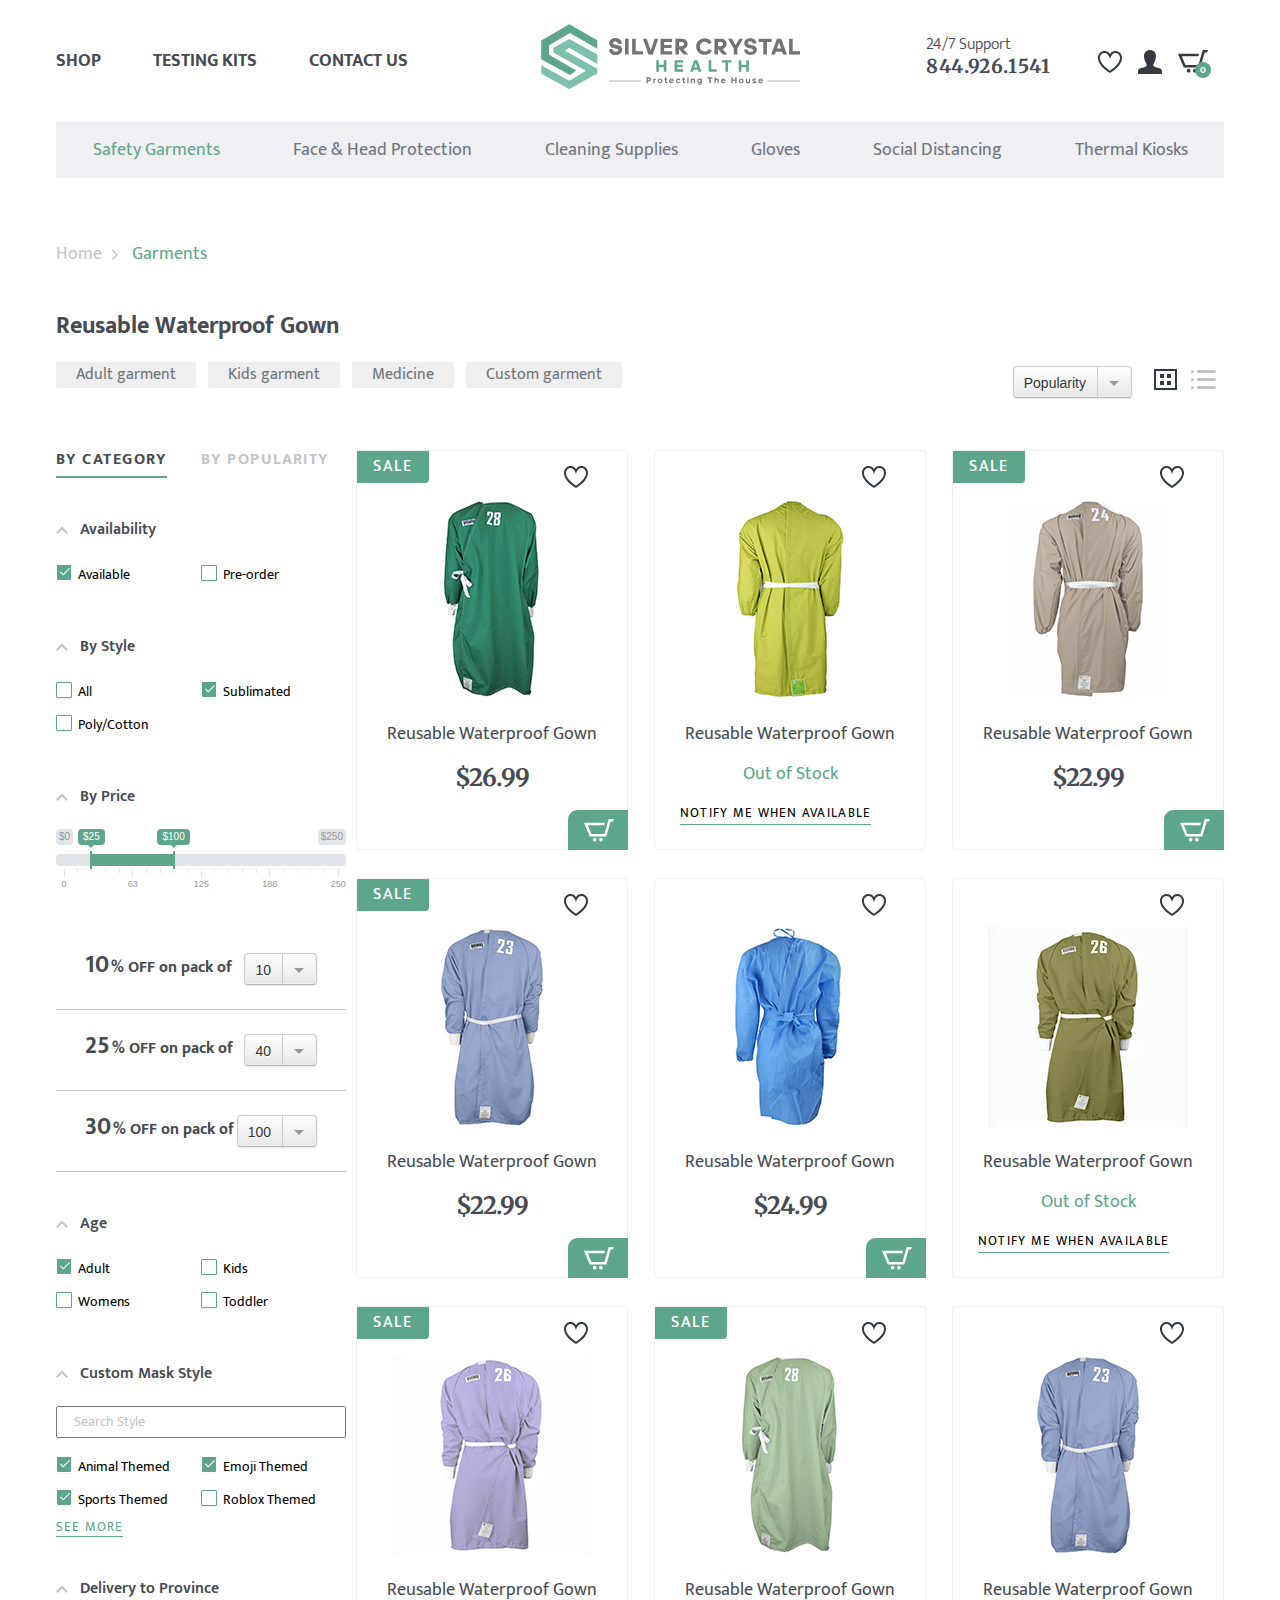
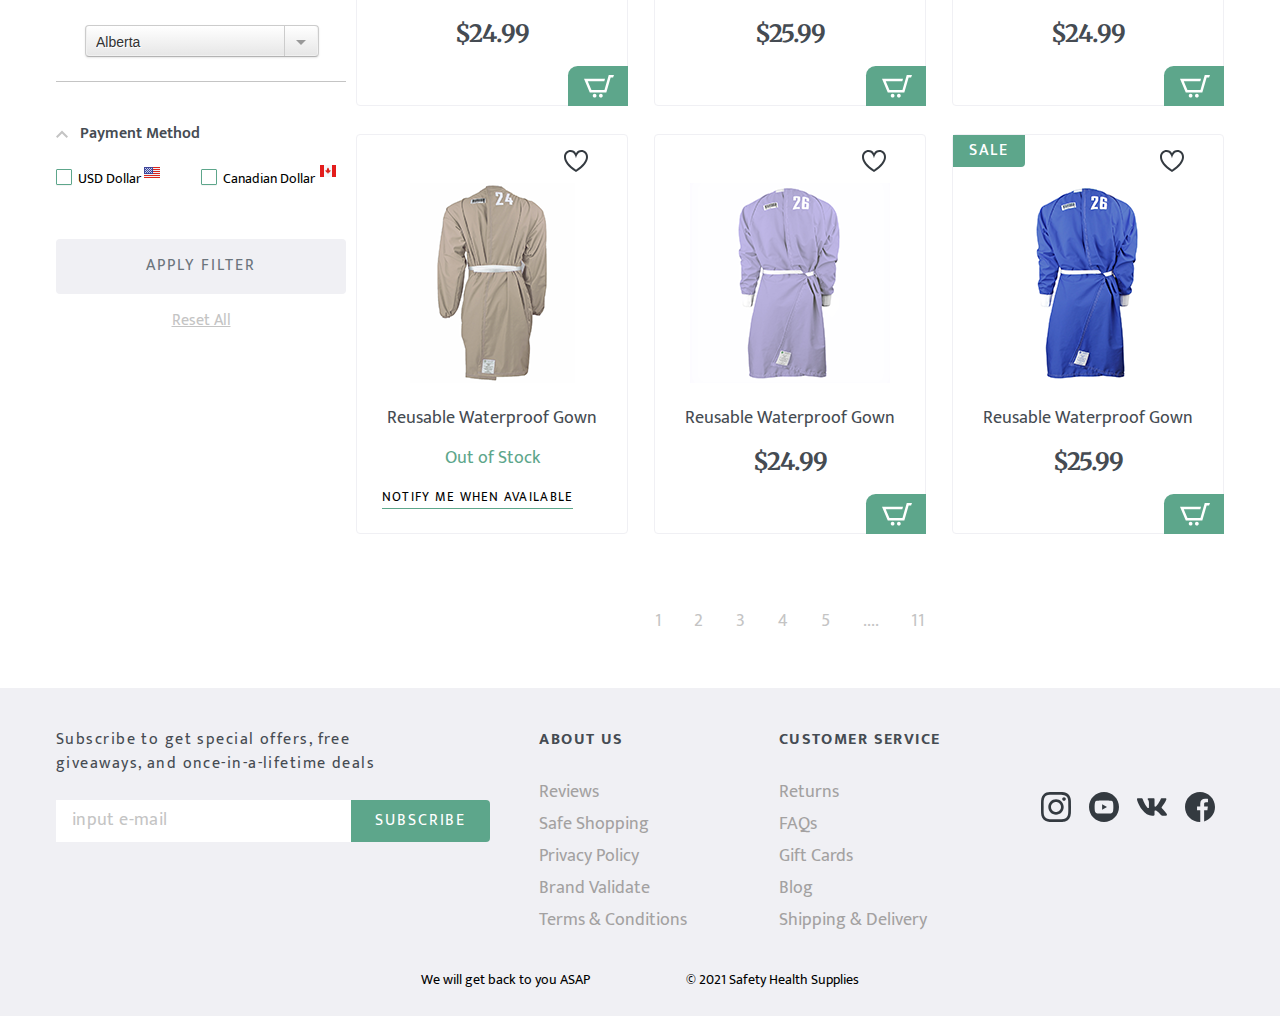
<file: OnlineStore/garment.html>
<!DOCTYPE html>
<html lang="en">

<head>
  <meta charset="UTF-8">
  <meta name="viewport" content="width=device-width, initial-scale=1.0">
  <meta http-equiv="X-UA-Compatible" content="ie=edge">
  <title>Document</title>
  <link rel="preconnect" href="https://fonts.gstatic.com">
  <link href="https://fonts.googleapis.com/css2?family=Mukta:wght@300;400;700&display=swap" rel="stylesheet">
  <link href="https://fonts.googleapis.com/css2?family=Merriweather:ital,wght@0,700;1,400&display=swap"
    rel="stylesheet">
  <link rel="stylesheet" href="css/normalize.css">
  <link rel="stylesheet" href="css/slick.css">
  <link rel="stylesheet" href="css/ion.rangeSlider.min.css">
  <link rel="stylesheet" href="css/jquery.formstyler.css">
  <link rel="stylesheet" href="css/jquery.formstyler.theme.css">
  <link rel="stylesheet" href="css/jquery.rateyo.min.css">
  <link rel="stylesheet" href="css/style.css">
  <link rel="stylesheet" href="css/media.css">
</head>

<body>
  <header class="header">
    <div class="header__top">
      <div class="container">
        <div class="header__top-inner">
          <nav class="menu">
            <ul class="menu__list">
              <li class="menu__item"><a href="index.html" class="menu__link">Shop</a></li>
              <li class="menu__item"><a href="index.html" class="menu__link">Testing Kits</a></li>
              <li class="menu__item"><a href="index.html" class="menu__link">Contact Us</a></li>
            </ul>
          </nav>
          <a href="index.html" class="logo">
            <img src="img/icon/sch_logo.svg" alt="logo" class="logo__img">
          </a>
          <div class="header__box">
            <div class="header__box-adress">
              <p>24/7 Support</p>
              <a class="header__box-phone price" href="tel:8449261541">844.926.1541</a>
            </div><!--  /header_adress -->
            <ul class="user-list">
              <li class="user-list_item">
                <a href="#" class="user-list_link">
                  <img src="img/icon/heart.svg" alt="">
                </a>
              </li>
              <li class="user-list_item">
                <a href="#" class="user-list_link">
                  <img src="img/icon/user.svg" alt="">
                </a>
              </li>
              <li class="user-list_item">
                <a href="#" class="user-list_link basket">
                  <img src="img/icon/basket.svg" alt="">
                  <p class="basket__num">0</p>

                </a>
              </li>
            </ul>
          </div><!--  /header__box -->
        </div><!--  /header__top-inner -->
      </div>
    </div> <!-- /header__top -->
    <div class="header__bottom">
      <div class="container">
        <ul class="menu-categories">
          <li class="menu-categories__item"><a href="garment.html"
              class="menu-categories__link bredcrumbs__list-item-active">
              Safety Garments</a></li>
          <li class="menu-categories__item"><a href="mask.html" class="menu-categories__link">
              Face & Head Protection</a></li>
          <li class="menu-categories__item"><a href="#" class="menu-categories__link">
              Cleaning Supplies</a></li>
          <li class="menu-categories__item"><a href="#" class="menu-categories__link">
              Gloves</a></li>
          <li class="menu-categories__item"><a href="#" class="menu-categories__link">
              Social Distancing</a></li>
          <li class="menu-categories__item"><a href="#" class="menu-categories__link">
              Thermal Kiosks</a></li>
        </ul>
      </div>
    </div><!--  /header__bottom -->
  </header>
  <div class="bredcrumbs">
    <div class="container">
      <ul class="bredcrumbs__list">
        <li class="bredcrumbs__list-item">
          <a href="index.html">Home</a>
        </li>
        <li class="bredcrumbs__list-item bredcrumbs__list-item-active">
          <a href="garment.html">Garments</a>
        </li>
      </ul>
    </div>
  </div><!--  /bredcrumbs -->
  <section class="catalog">
    <div class="container">
      <h2 class="catalog__title">Reusable Waterproof Gown</h2>
      <div class="catalog__filter">
        <div class="catalog__filter-items">
          <button>Adult garment</button>
          <button>Kids garment</button>
          <button>Medicine</button>
          <button>Custom garment</button>
        </div>
        <div class="catalog__filter-btn">
          <select class="filter-style">
            <option>Popularity</option>
            <option>Price</option>
            <option>Best Buy</option>
          </select>
          <button class="catalog__filter-btngrid catalog__filter-button catalog__filter-button--active">
            <img src="img/icon/grid-btn.svg" alt="">
          </button>
          <button class="catalog__filter-btnline catalog__filter-button">
            <img src="img/icon/line-btn.svg" alt="">
          </button>
        </div>
      </div><!-- /catalog__filter -->
      <div class="catalog__inner">
        <aside class="catalog__inner-aside aside-filter">
          <div class="tabs-wrapper">
            <div class="tabs aside-filter__tabs">
              <a class="tab aside-filter__tab tab--active" href="#filter-1"><span>By Category</span></a>
              <a class="tab aside-filter__tab" href="#filter-2"><span>By Popularity</span></a>
            </div>
            <div class="tabs-container">
              <div id="filter-1" class="tabs-content aside-filter__tabs-content tabs-content--active">
                <form action="" class="aside-filter__form">
                  <ul class="aside-filter__list">
                    <li class="aside-filter__item-drop">
                      <!--  -----Availability--- -->
                      <p class="aside-filter__item-title filter__item-drop filter__item-drop--active">Availability</p>
                      <div class="aside-filter__content">
                        <div class="aside-filter__content-box">
                          <label class="aside-filter__content-lable">
                            <input class="filter-style" type="checkbox" checked>Available
                          </label>
                        </div><!--  /box -->
                        <div class="aside-filter__content-box">
                          <label class="aside-filter__content-lable">
                            <input class="filter-style" type="checkbox">Pre-order
                          </label>
                        </div><!--  /box -->
                      </div><!--  / aside-filter__content -->
                    </li><!--  ----/Availability---- -->

                    <li class="aside-filter__item-drop">
                      <!-- --  ----Style---- -- -->
                      <p class="aside-filter__item-title filter__item-drop filter__item-drop--active">By Style</p>
                      <div class="aside-filter__content aside-filter__content-radio">
                        <div class="aside-filter__content-box">
                          <label class="aside-filter__content-lable">
                            <input class="filter-style" type="checkbox">All
                          </label>
                        </div><!--  /box -->
                        <div class="aside-filter__content-box">
                          <label class="aside-filter__content-lable">
                            <input class="filter-style" type="checkbox" checked>Sublimated
                          </label>
                        </div><!--  /box -->
                        <div class="aside-filter__content-box">
                          <label class="aside-filter__content-lable">
                            <input class="filter-style" type="checkbox">Poly/Cotton
                          </label>
                        </div><!--  /box -->
                      </div><!--  / aside-filter__content -->
                    </li><!-- --  ----?Style---- -- -->

                    <li class="aside-filter__item-drop">
                      <!-- --  ----Price---- -- -->
                      <!-- --  ----Price---- -- -->
                      <p class="aside-filter__item-title filter__item-drop filter__item-drop--active">By Price</p>
                      <div class="aside-filter__content">
                        <input type="text" class="js-range-slider" name="my_range" />
                      </div><!--  / aside-filter__content -->
                    </li><!-- --  ----/Price---- -- -->

                    <li class="aside-filter__item-list">
                      <!-- --  ----Drop Down---- -- -->

                      <div class="filter__item-list">
                        <p class="filter__item-listtitle">
                          <span>10</span>% OFF on pack of
                        </p>
                        <select class="filter-style filter__item-listselect">
                          <option>10</option>
                          <option>15</option>
                          <option>20</option>
                        </select>
                      </div><!--  / filter__item-list -->

                      <div class="filter__item-list">
                        <p class="filter__item-listtitle">
                          <span>25</span>% OFF on pack of
                        </p>
                        <select class="filter-style filter__item-listselect">
                          <option>40</option>
                          <option>50</option>
                          <option>60</option>
                        </select>
                      </div><!--  / filter__item-list -->

                      <div class="filter__item-list">
                        <p class="filter__item-listtitle">
                          <span>30</span>% OFF on pack of
                        </p>
                        <select class="filter-style filter__item-listselect">
                          <option>100</option>
                          <option>150</option>
                          <option>200</option>
                        </select>
                      </div><!--  / filter__item-list -->
                    </li>

                    <li class="aside-filter__item-drop">
                      <!--  -----Age--- -->
                      <p class="aside-filter__item-title filter__item-drop filter__item-drop--active">Age</p>
                      <div class="aside-filter__content">
                        <div class="aside-filter__content-box">
                          <label class="aside-filter__content-lable">
                            <input class="filter-style" type="checkbox" checked>Adult
                          </label>
                        </div><!--  /box -->
                        <div class="aside-filter__content-box">
                          <label class="aside-filter__content-lable">
                            <input class="filter-style" type="checkbox">Kids
                          </label>
                        </div><!--  /box -->
                        <div class="aside-filter__content-box">
                          <label class="aside-filter__content-lable">
                            <input class="filter-style" type="checkbox">Womens
                          </label>
                        </div><!--  /box -->
                        <div class="aside-filter__content-box">
                          <label class="aside-filter__content-lable">
                            <input class="filter-style" type="checkbox">Toddler
                          </label>

                        </div><!--  / aside-filter__content -->
                      </div><!--  /box -->
                      <!--                           <div class="filter-more">
                            <a href="#" class="filter-more-link">See More</a>
                          </div> -->
                    </li><!--  ----/Age---- -->


                    <li class="aside-filter__item-drop">
                      <!--  -----Custom Mask Style--- -->
                      <p class="aside-filter__item-title filter__item-drop filter__item-drop--active">Custom Mask Style
                      </p>
                      <div class="aside-filter__content">
                        <input type="text" class="filter-search" placeholder="Search Style">
                        <div class="aside-filter__content-box">
                          <label class="aside-filter__content-lable">
                            <input class="filter-style" type="checkbox" checked>Animal Themed
                          </label>
                        </div><!--  /box -->
                        <div class="aside-filter__content-box">
                          <label class="aside-filter__content-lable">
                            <input class="filter-style" type="checkbox" checked>Emoji Themed
                          </label>
                        </div><!--  /box -->
                        <div class="aside-filter__content-box">
                          <label class="aside-filter__content-lable">
                            <input class="filter-style" type="checkbox" checked>Sports Themed
                          </label>
                        </div><!--  /box -->
                        <div class="aside-filter__content-box">
                          <label class="aside-filter__content-lable">
                            <input class="filter-style" type="checkbox">Roblox Themed
                          </label>

                        </div><!--  / aside-filter__content -->
                      </div><!--  /box -->
                      <div class="filter-more">
                        <a href="#" class="filter-more-link">See More</a>
                      </div>
                    </li><!--  ----/Age---- -->

                    <li class="aside-filter__item-drop">
                      <!--  -----Province--- -->
                      <p class="aside-filter__item-title filter__item-drop filter__item-drop--active">Delivery to
                        Province</p>
                      <div class="filter__item-list">

                        <select class="filter-style filter__item-listselect">
                          <option>Alberta</option>
                          <option>British Columbia</option>
                          <option>Manitoba</option>
                          <option>New Brunswick</option>
                          <option>Newfoundland and Labrador</option>
                          <option>Northwest Territories</option>
                          <option>Nova Scotia</option>
                          <option>Nunavut</option>
                          <option>Ontario</option>
                          <option>Prince Edward Island</option>
                          <option>Quebec</option>
                          <option>Saskatchewan</option>
                          <option>Yukon</option>

                        </select>
                      </div><!--  / filter__item-list -->

                    </li><!--  ----/Province---- -->

                    <li class="aside-filter__item-drop">
                      <!--  -----Payment Method--- -->
                      <p class="aside-filter__item-title filter__item-drop filter__item-drop--active">Payment Method</p>
                      <div class="aside-filter__content">
                        <div class="aside-filter__content-box">
                          <label class="aside-filter__content-lable aside-filter__content-lable-usd">
                            <input class="filter-style" type="checkbox">USD Dollar
                          </label>
                        </div><!--  /box -->
                        <div class="aside-filter__content-box">
                          <label class="aside-filter__content-lable aside-filter__content-lable-cad">
                            <input class="filter-style" type="checkbox">Canadian Dollar
                          </label>
                        </div><!--  /box -->
                      </div><!--  / aside-filter__content -->
                    </li><!--  ----/Payment Method---- -->

                    <li class="aside-filter__item-send">
                      <!-- --  ----Select all---- -- -->
                      <button class="filter-btn__send" type="submit">Apply Filter</button>

                      <button class="filter-btn__reset" type="submit">Reset All</button>
                    </li><!-- --  ----Select all---- -- -->

                  </ul>
                </form>

              </div><!-- /tabs-content aside-filter__tabs-content tabs-content--active -->
              <div id="filter-2" class="tabs-content aside-filter__tabs-content">content2<div>
                </div>
              </div>
        </aside>
        <div class="catalog__inner-list">

          <div class="product-item__wrapper">
            <!--  one item - card -->
            <button class="product-item__favorite"></button>
            <button class="product-item__basket"></button>
            <a class="product-item_notify-link" href="#"><span>Notify me when available</span></a>
            <a class="product-item product-item--sale" href="garment-product.html">
              <p class="product-item__hover-text">see product</p>
              <img class="product-item__img" src="img/products/garment/garm-8.png" alt="img">
              <h4 class="product-item__title">Reusable Waterproof Gown</h4>
              <p class="product-item_price price">$26.99</p>
              <p class="product-item_notify-text">Out of Stock</p>
            </a>
          </div><!-- /product-item__wrapper -->
          <!--  one item - card -->

          <div class="product-item__wrapper product-item__not-available">
            <!--  one item - card not-available-->
            <button class="product-item__favorite"></button>
            <button class="product-item__basket"></button>
            <a class="product-item_notify-link" href="#"><span>Notify me when available</span></a>
            <a class="product-item" href="garment-product.html">
              <p class="product-item__hover-text">see product</p>
              <img class="product-item__img" src="img/products/garment/garm-2.png" alt="img">
              <h4 class="product-item__title">Reusable Waterproof Gown</h4>
              <p class="product-item_price price">$24.99</p>
              <p class="product-item_notify-text">Out of Stock</p>
            </a>
          </div><!-- /product-item__wrapper -->
          <!--  one item - card not-available-->

          <div class="product-item__wrapper">
            <!--  one item - card -->
            <button class="product-item__favorite"></button>
            <button class="product-item__basket"></button>
            <a class="product-item_notify-link" href="#"><span>Notify me when available</span></a>
            <a class="product-item product-item--sale" href="garment-product.html">
              <p class="product-item__hover-text">see product</p>
              <img class="product-item__img" src="img/products/garment/garm-3.png" alt="img">
              <h4 class="product-item__title">Reusable Waterproof Gown</h4>
              <p class="product-item_price price">$22.99</p>
              <p class="product-item_notify-text">Out of Stock</p>
            </a>
          </div><!-- /product-item__wrapper -->
          <!--  one item - card -->

          <div class="product-item__wrapper">
            <!--  one item - card -->
            <button class="product-item__favorite"></button>
            <button class="product-item__basket"></button>
            <a class="product-item_notify-link" href="#"><span>Notify me when available</span></a>
            <a class="product-item product-item--sale" href="garment-product.html">
              <p class="product-item__hover-text">see product</p>
              <img class="product-item__img" src="img/products/garment/garm-4.png" alt="img">
              <h4 class="product-item__title">Reusable Waterproof Gown</h4>
              <p class="product-item_price price">$22.99</p>
              <p class="product-item_notify-text">Out of Stock</p>
            </a>
          </div><!-- /product-item__wrapper -->
          <!--  one item - card -->

          <div class="product-item__wrapper">
            <!--  one item - card -->
            <button class="product-item__favorite"></button>
            <button class="product-item__basket"></button>
            <a class="product-item_notify-link" href="#"><span>Notify me when available</span></a>
            <a class="product-item" href="garment-product.html">
              <p class="product-item__hover-text">see product</p>
              <img class="product-item__img" src="img/products/garment/garm-5.png" alt="img">
              <h4 class="product-item__title">Reusable Waterproof Gown</h4>
              <p class="product-item_price price">$24.99</p>
              <p class="product-item_notify-text">Out of Stock</p>
            </a>
          </div><!-- /product-item__wrapper -->
          <!--  one item - card -->

          <div class="product-item__wrapper product-item__not-available">
            <!--  one item - card not-available-->
            <button class="product-item__favorite"></button>
            <button class="product-item__basket"></button>
            <a class="product-item_notify-link" href="#"><span>Notify me when available</span></a>
            <a class="product-item" href="garment-product.html">
              <p class="product-item__hover-text">see product</p>
              <img class="product-item__img" src="img/products/garment/garm-6.png" alt="img">
              <h4 class="product-item__title">Reusable Waterproof Gown</h4>
              <p class="product-item_price price">$27.99</p>
              <p class="product-item_notify-text">Out of Stock</p>
            </a>
          </div><!-- /product-item__wrapper -->
          <!--  one item - card not-available-->

          <div class="product-item__wrapper">
            <!--  one item - card -->
            <button class="product-item__favorite"></button>
            <button class="product-item__basket"></button>
            <a class="product-item_notify-link" href="#"><span>Notify me when available</span></a>
            <a class="product-item product-item--sale" href="garment-product.html">
              <p class="product-item__hover-text">see product</p>
              <img class="product-item__img" src="img/products/garment/garm-7.png" alt="img">
              <h4 class="product-item__title">Reusable Waterproof Gown</h4>
              <p class="product-item_price price">$24.99</p>
              <p class="product-item_notify-text">Out of Stock</p>
            </a>
          </div><!-- /product-item__wrapper -->
          <!--  one item - card -->

          <div class="product-item__wrapper">
            <!--  one item - card -->
            <button class="product-item__favorite"></button>
            <button class="product-item__basket"></button>
            <a class="product-item_notify-link" href="#"><span>Notify me when available</span></a>
            <a class="product-item product-item--sale" href="#">
              <p class="product-item__hover-text">see product</p>
              <img class="product-item__img" src="img/products/garment/garm-1.png" alt="img">
              <h4 class="product-item__title">Reusable Waterproof Gown</h4>
              <p class="product-item_price price">$25.99</p>
              <p class="product-item_notify-text">Out of Stock</p>
            </a>
          </div><!-- /product-item__wrapper -->
          <!--  one item - card -->

          <div class="product-item__wrapper">
            <!--  one item - card -->
            <button class="product-item__favorite"></button>
            <button class="product-item__basket"></button>
            <a class="product-item_notify-link" href="#"><span>Notify me when available</span></a>
            <a class="product-item" href="garment-product.html">
              <p class="product-item__hover-text">see product</p>
              <img class="product-item__img" src="img/products/garment/garm-4.png" alt="img">
              <h4 class="product-item__title">Reusable Waterproof Gown</h4>
              <p class="product-item_price price">$24.99</p>
              <p class="product-item_notify-text">Out of Stock</p>
            </a>
          </div><!-- /product-item__wrapper -->
          <!--  one item - card -->

          <div class="product-item__wrapper product-item__not-available">
            <!--  one item - card not-available-->
            <button class="product-item__favorite"></button>
            <button class="product-item__basket"></button>
            <a class="product-item_notify-link" href="#"><span>Notify me when available</span></a>
            <a class="product-item" href="garment-product.html">
              <p class="product-item__hover-text">see product</p>
              <img class="product-item__img" src="img/products/garment/garm-3.png" alt="img">
              <h4 class="product-item__title">Reusable Waterproof Gown</h4>
              <p class="product-item_price price">$23.99</p>
              <p class="product-item_notify-text">Out of Stock</p>
            </a>
          </div><!-- /product-item__wrapper -->
          <!--  one item - card not-available-->

          <div class="product-item__wrapper">
            <!--  one item - card -->
            <button class="product-item__favorite"></button>
            <button class="product-item__basket"></button>
            <a class="product-item_notify-link" href="#"><span>Notify me when available</span></a>
            <a class="product-item" href="garment-product.html">
              <p class="product-item__hover-text">see product</p>
              <img class="product-item__img" src="img/products/garment/garm-7.png" alt="img">
              <h4 class="product-item__title">Reusable Waterproof Gown</h4>
              <p class="product-item_price price">$24.99</p>
              <p class="product-item_notify-text">Out of Stock</p>
            </a>
          </div><!-- /product-item__wrapper -->
          <!--  one item - card -->

          <div class="product-item__wrapper">
            <!--  one item - card -->
            <button class="product-item__favorite"></button>
            <button class="product-item__basket"></button>
            <a class="product-item_notify-link" href="#"><span>Notify me when available</span></a>
            <a class="product-item product-item--sale" href="#">
              <p class="product-item__hover-text">see product</p>
              <img class="product-item__img" src="img/products/garment/garm-9.png" alt="img">
              <h4 class="product-item__title">Reusable Waterproof Gown</h4>
              <p class="product-item_price price">$25.99</p>
              <p class="product-item_notify-text">Out of Stock</p>
            </a>
          </div><!-- /product-item__wrapper -->
          <!--  one item - card -->
          <div class="pagination">
            <ul class="pagination-list">
              <li class="pagination-list__item"><a href="#">1</a></li>
              <li class="pagination-list__item"><a href="#">2</a></li>
              <li class="pagination-list__item"><a href="#">3</a></li>
              <li class="pagination-list__item"><a href="#">4</a></li>
              <li class="pagination-list__item"><a href="#">5</a></li>
              <li class="pagination-list__item"><a href="#">....</a></li>
              <li class="pagination-list__item"><a href="#">11</a></li>
            </ul>
          </div>
        </div><!--  /catalog__inner-list -->
      </div><!--  /catalog__inner -->
    </div><!--  / container -->
  </section><!--  /catalog -->


  <footer class="footer">
    <div class="container">
      <div class="footer__top">
        <div class="footer__top-inner">
          <div class="footer__top-item footer__top-newsletter">
            <h6 class="footer__top-title letter">Subscribe to get special offers, free giveaways, and once-in-a-lifetime
              deals</h6>
            <form action="" class="footer-form">
              <input class="footer-form__input" type="text" placeholder="input e-mail">
              <button class="footer-form__btn" type="submit">Subscribe</button>
            </form>
          </div>
          <div class="footer__top-item">
            <h6 class="footer__top-title">ABOUT US</h6>
            <ul class="footer-list">
              <li class="footer-list__item"><a href="#">Reviews</a></li>
              <li class="footer-list__item"><a href="#">Safe Shopping</a></li>
              <li class="footer-list__item"><a href="#">Privacy Policy</a></li>
              <li class="footer-list__item"><a href="#">Brand Validate</a></li>
              <li class="footer-list__item"><a href="#">Terms & Conditions</a></li>
            </ul>
          </div>
          <div class="footer__top-item">
            <h6 class="footer__top-title">CUSTOMER SERVICE</h6>
            <ul class="footer-list">
              <li class="footer-list__item"><a href="#">Returns</a></li>
              <li class="footer-list__item"><a href="#">FAQs</a></li>
              <li class="footer-list__item"><a href="#">Gift Cards</a></li>
              <li class="footer-list__item"><a href="#">Blog</a></li>
              <li class="footer-list__item"><a href="#">Shipping & Delivery</a></li>
            </ul>
          </div>
          <div class="footer__top-item">
            <ul class="social-list">
              <li class="social-list__item"><a href="#">
                  <img src="img/icon/instagram_icon.svg" alt=""></a>
              </li>
              <li class="social-list__item"><a href="#">
                  <img src="img/icon/youtube_icon.svg" alt=""></a>
              </li>
              <li class="social-list__item"><a href="#">
                  <img src="img/icon/vk_icon.svg" alt=""></a>
              </li>
              <li class="social-list__item"><a href="#">
                  <img src="img/icon/facebook_icon.svg" alt=""></a>
              </li>
            </ul>
          </div>
        </div><!--  / footer__top-inner -->
      </div>
      <div class="footer__bottom">
        <a class="footer__bottom-link" href="">We will get back to you ASAP</a>
        <a class="footer__bottom-link" href="">© 2021 Safety Health Supplies</a>
      </div>
    </div>
  </footer>

  <script src="https://ajax.googleapis.com/ajax/libs/jquery/3.4.1/jquery.min.js"></script>
  <script src="js/slick.min.js"></script>
  <script src="js/ion.rangeSlider.min.js"></script>
  <script src="js/jquery.formstyler.min.js"></script>
  <script src="js/jquery.rateyo.min.js"></script>
  <script src="js/main.js"></script>
</body>

</html>

<!-- <div class="product-slider__item">
  <div class="product-item__wrapper product-item__not-available">
    <button class="product-item__favorite"></button>
    <button class="product-item__basket"></button>   
    <a class="product-item_notify-link" href="#"><span>Notify me when available</span></a>
    <a class="product-item product-item--sale" href="#">
      <p class="product-item__hover-text">see product</p>
      <img class="product-item__img" src="img/products/garment/mask-1.png" alt="img">
      <h4 class="product-item__title">Reusable Waterproof Gown</h4>
      <p class="product-item_price price">$45.99</p>
      <p class="product-item_notify-text">Out of Stock</p>
    </a>
  </div><!-- /product-item__wrapper -->
</div><!--  /product-slider__item -->


<!-- <div class="tabs-wrapper">
  <div class="tabs">
    <a class="tab tab--active" href="#"></a>
  </div>
  <div class="tabs-container">
    <div class="tabs-content"></div>
  </div>
</div> -->
</file>
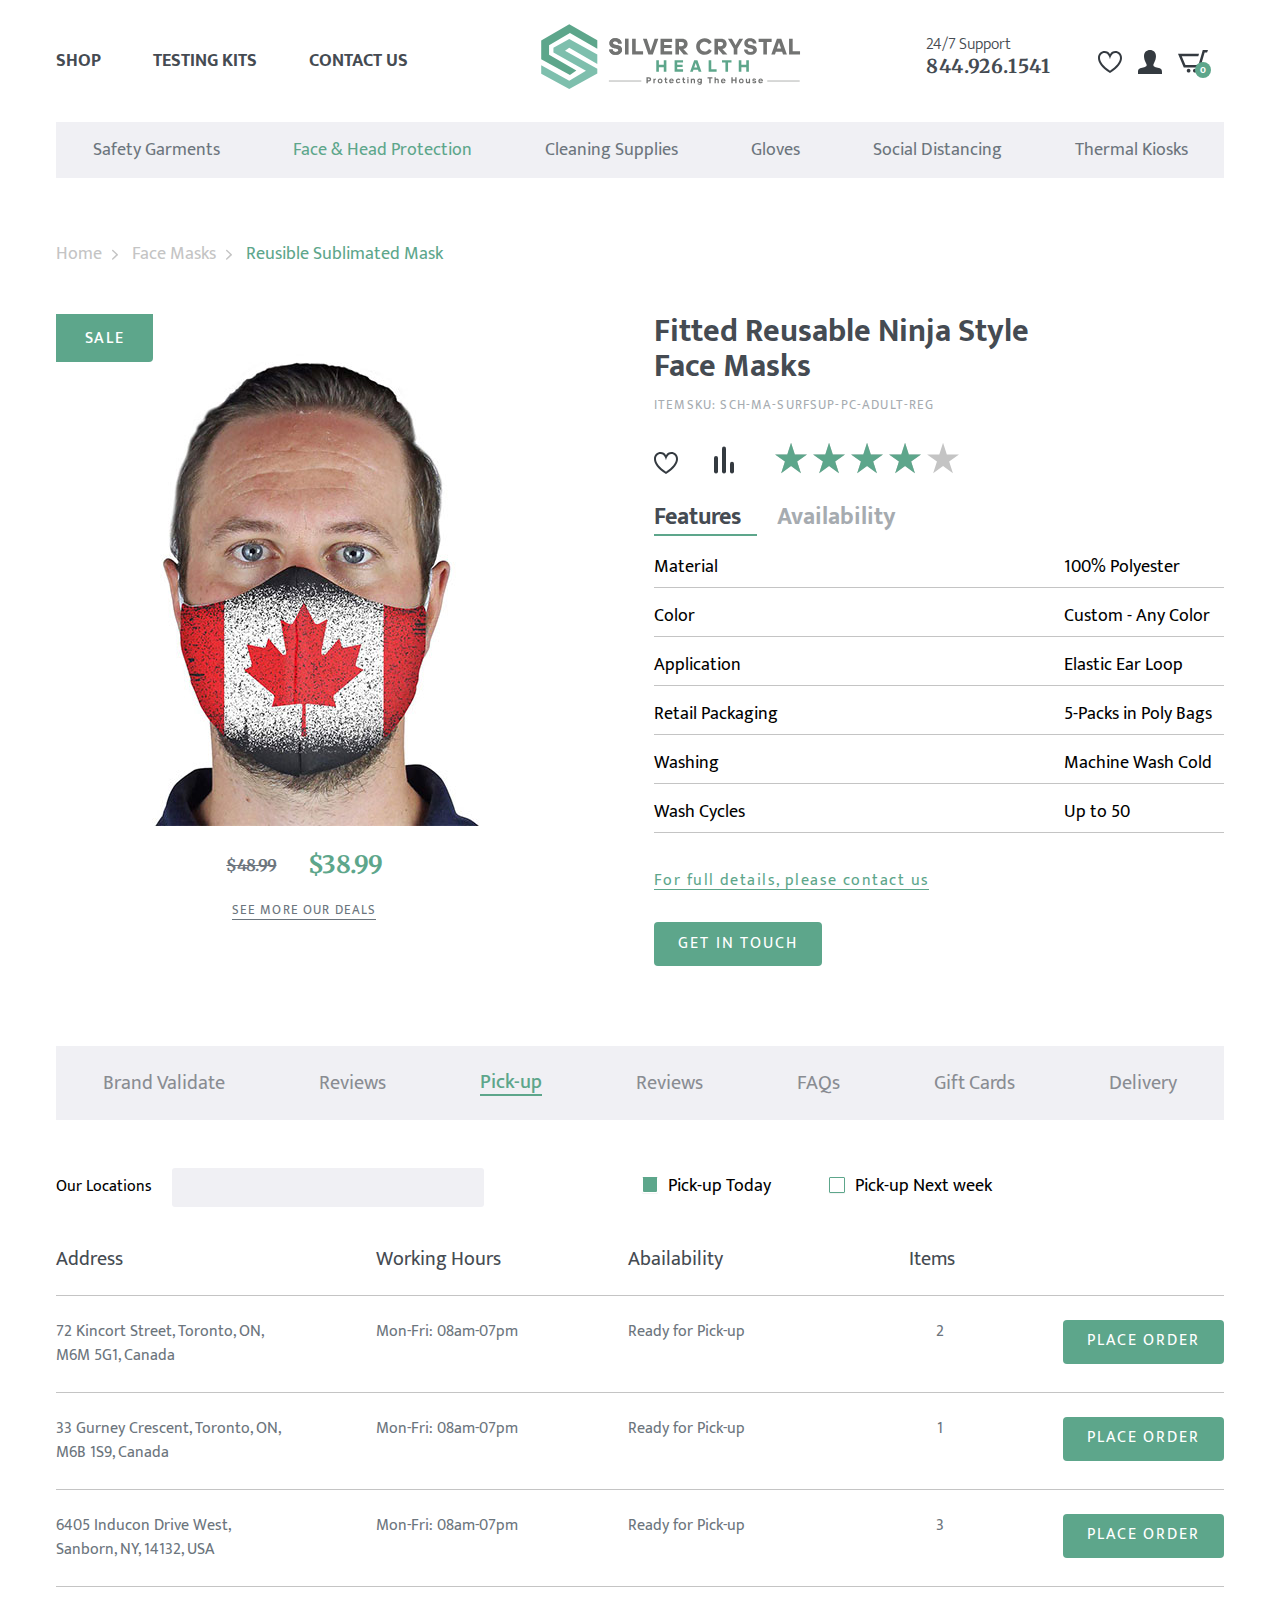
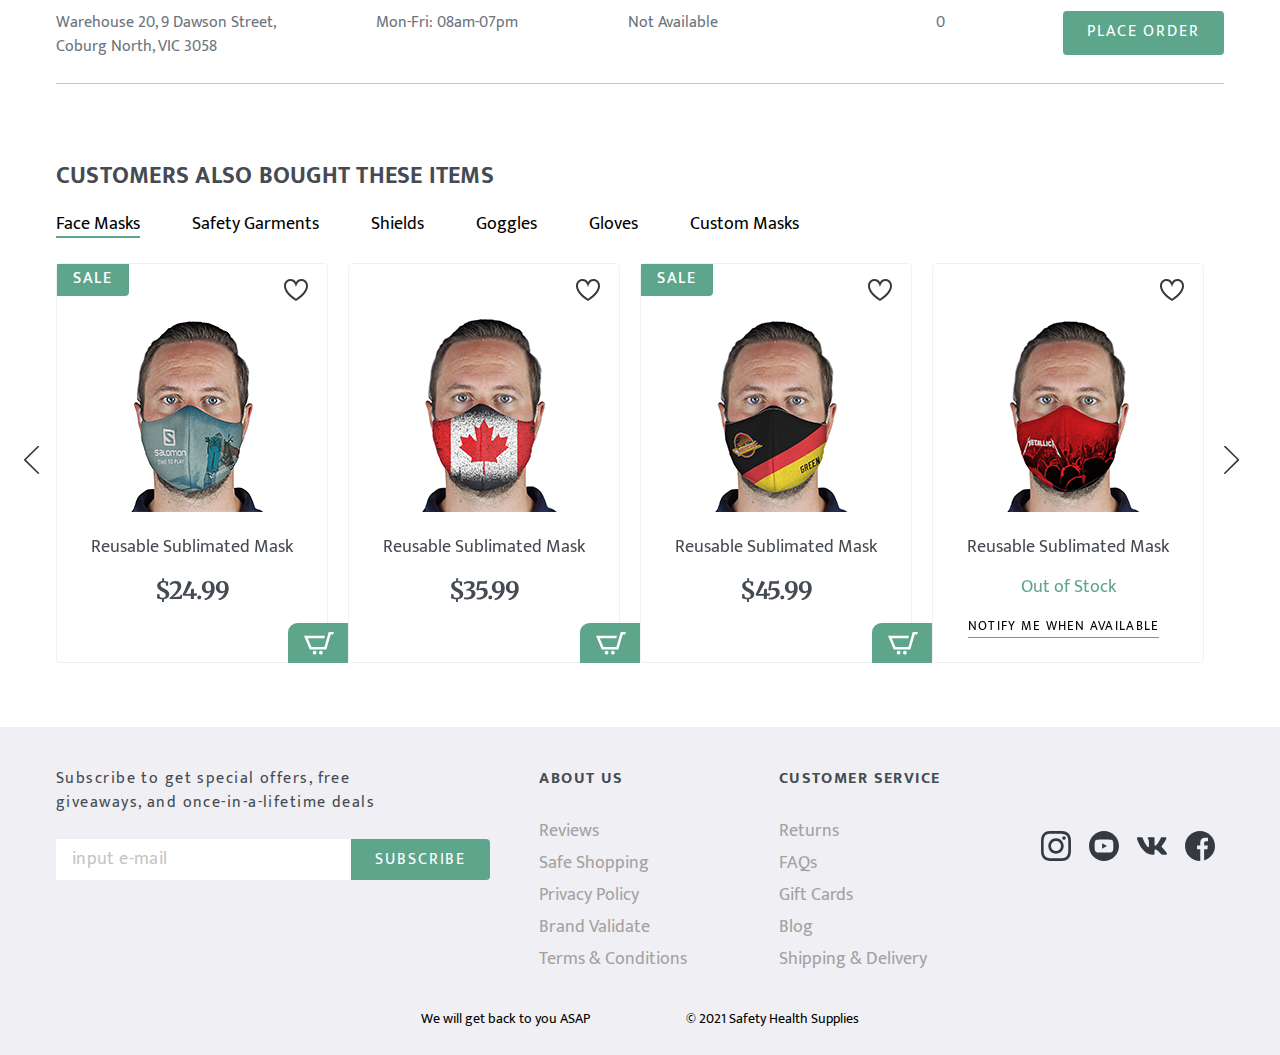
<file: OnlineStore/mask-product.html>
<!DOCTYPE html>
<html lang="en">

<head>
  <meta charset="UTF-8">
  <meta name="viewport" content="width=device-width, initial-scale=1.0">
  <meta http-equiv="X-UA-Compatible" content="ie=edge">
  <title>Document</title>
  <link rel="preconnect" href="https://fonts.gstatic.com">
  <link href="https://fonts.googleapis.com/css2?family=Mukta:wght@300;400;700&display=swap" rel="stylesheet">
  <link href="https://fonts.googleapis.com/css2?family=Merriweather:ital,wght@0,700;1,400&display=swap"
    rel="stylesheet">
  <link rel="stylesheet" href="css/normalize.css">
  <link rel="stylesheet" href="css/slick.css">
  <link rel="stylesheet" href="css/ion.rangeSlider.min.css">
  <link rel="stylesheet" href="css/jquery.formstyler.css">
  <link rel="stylesheet" href="css/jquery.formstyler.theme.css">
  <link rel="stylesheet" href="css/jquery.rateyo.min.css">
  <link rel="stylesheet" href="css/style.css">
  <link rel="stylesheet" href="css/media.css">
</head>

<body>
  <header class="header">
    <div class="header__top">
      <div class="container">
        <div class="header__top-inner">
          <nav class="menu">
            <ul class="menu__list">
              <li class="menu__item"><a href="index.html" class="menu__link">Shop</a></li>
              <li class="menu__item"><a href="index.html" class="menu__link">Testing Kits</a></li>
              <li class="menu__item"><a href="index.html" class="menu__link">Contact Us</a></li>
            </ul>
          </nav>
          <a href="index.html" class="logo">
            <img src="img/icon/sch_logo.svg" alt="logo" class="logo__img">
          </a>
          <div class="header__box">
            <div class="header__box-adress">
              <p>24/7 Support</p>
              <a class="header__box-phone price" href="tel:8449261541">844.926.1541</a>
            </div><!--  /header_adress -->
            <ul class="user-list">
              <li class="user-list_item">
                <a href="#" class="user-list_link">
                  <img src="img/icon/heart.svg" alt="">
                </a>
              </li>
              <li class="user-list_item">
                <a href="#" class="user-list_link">
                  <img src="img/icon/user.svg" alt="">
                </a>
              </li>
              <li class="user-list_item">
                <a href="#" class="user-list_link basket">
                  <img src="img/icon/basket.svg" alt="">
                  <p class="basket__num">0</p>

                </a>
              </li>
            </ul>
          </div><!--  /header__box -->
        </div><!--  /header__top-inner -->
      </div>
    </div> <!-- /header__top -->
    <div class="header__bottom">
      <div class="container">
        <ul class="menu-categories">
          <li class="menu-categories__item"><a href="garment.html" class="menu-categories__link">
              Safety Garments</a></li>
          <li class="menu-categories__item"><a href="#" class="menu-categories__link bredcrumbs__list-item-active">
              Face & Head Protection</a></li>
          <li class="menu-categories__item"><a href="#" class="menu-categories__link">
              Cleaning Supplies</a></li>
          <li class="menu-categories__item"><a href="#" class="menu-categories__link">
              Gloves</a></li>
          <li class="menu-categories__item"><a href="#" class="menu-categories__link">
              Social Distancing</a></li>
          <li class="menu-categories__item"><a href="#" class="menu-categories__link">
              Thermal Kiosks</a></li>
        </ul>
      </div>
    </div><!--  /header__bottom -->
  </header>

  <div class="bredcrumbs">
    <div class="container">
      <ul class="bredcrumbs__list">
        <li class="bredcrumbs__list-item">
          <a href="index.html">Home</a>
        </li>
        <li class="bredcrumbs__list-item">
          <a href="mask.html">Face Masks</a>
        </li>
        <li class="bredcrumbs__list-item bredcrumbs__list-item-active">
          <span>Reusible Sublimated Mask</span>

        </li>
      </ul>
    </div>
  </div><!--  /bredcrumbs -->

  <section class="product-card">
    <div class="container">
      <div class="product-card__inner">
        <div class="product-card__img-box product-item--sale">
          <img src="img/products/masks/mask-2-B.jpg" alt="" class="product-card__img">
          <div class="product-card__price">
            <p class="product-card__price-old price">$48.99</p>
            <p class="product-card__price-new price">$38.99</p>
          </div>
          <a href="#" class="product-card__link">see more our deals</a>
        </div>
        <div class="product-card__content">
          <h1 class="product-card__title">
            Fitted Reusable Ninja Style <br> Face Masks
          </h1>
          <p class="product-card__code"><span>ItemSKU:</span> SCH-MA-SURFSUP-PC-ADULT-REG</p>
          <div class="product-card__buttons">
            <a> <img src="img/icon/favorite.svg" alt="" class="product-card__icon-favorite" href="#">
            </a>
            <a>
              <img src="img/icon/chart.svg" alt="" class="product-card__icon-chart" href="#">
            </a>
            <a class="rate" href="#">
              <div class="rate-yo" data-rateyo-rating="4"></div>
            </a>
          </div><!--  / product-card__buttons -->
          <div class="tabs-wrapper product-card__tabs">
            <div class="tabs">
              <a href="#product-1" class="tab product-card__tab tab--active">Features</a>
              <a href="#product-2" class="tab product-card__tab tab">Availability</a>
            </div>
            <div class="tabs-container">
              <div id="product-1" class="tabs-content product-card__tab-content tabs-content--active">
                <ul class="product-card__list">
                  <li class="product-card__item">
                    <div class="product-card__item-left">Material</div>
                    <div class="product-card__item-right">100% Polyester</div>
                  </li>
                  <li class="product-card__item">
                    <div class="product-card__item-left">Color</div>
                    <div class="product-card__item-right">Custom - Any Color</div>
                  </li>
                  <li class="product-card__item">
                    <div class="product-card__item-left">Application</div>
                    <div class="product-card__item-right">Elastic Ear Loop</div>
                  </li>
                  <li class="product-card__item">
                    <div class="product-card__item-left">Retail Packaging</div>
                    <div class="product-card__item-right">5-Packs in Poly Bags</div>
                  </li>
                  <li class="product-card__item">
                    <div class="product-card__item-left">Washing</div>
                    <div class="product-card__item-right">Machine Wash Cold</div>
                  </li>
                  <li class="product-card__item">
                    <div class="product-card__item-left">Wash Cycles</div>
                    <div class="product-card__item-right">Up to 50</div>
                  </li>
                </ul>
                <a class="product-card__more" href="#">For full details, please contact us</a>
                <div class="product-card__btn">
                  <button>Get in Touch</button>
                </div>
              </div>
              <div id="product-2" class="tabs-content product-card__tab-content "></div>
              <!--  /tabs-content product-card__tab-content -->
            </div><!--  / tabs-container -->
          </div><!--  / tabs-wrapper product-card__tabs -->
        </div><!--  /product-card__content -->
      </div><!--  /product-card__inner -->
    </div><!--  /container -->
  </section><!--  / product-card -->


  <section class="card__tabs">
    <div class="container">
      <div class="tabs-wrapper">
        <div class="tabs card__tab-box">
          <a href="#product-card__tabs-1" class="tab card__tab">Brand Validate</a>
          <a href="#product-card__tabs-2" class="tab card__tab">Reviews</a>
          <a href="#product-card__tabs-3" class="tab card__tab tab--active">Pick-up</a>
          <a href="#product-card__tabs-4" class="tab card__tab">Reviews</a>
          <a href="#product-card__tabs-5" class="tab card__tab">FAQs</a>
          <a href="#product-card__tabs-6" class="tab card__tab">Gift Cards</a>
          <a href="#product-card__tabs-7" class="tab card__tab">Delivery</a>
        </div><!-- /tabs -->
        <div class="tabs-container">
          <div id="product-card__tabs-1" class="card__tab-content tabs-content">content</div>
          <div id="product-card__tabs-2" class="card__tab-content tabs-content">content</div>
          <div id="product-card__tabs-3" class="card__tab-content tabs-content tabs-content--active">
            <form action="">
              <div class="card__top-line">
                <label class="card__lable-search"> Our Locations
                  <input class="card__input-search" type="text">
                </label>
                <label class="card__lable-pickup">
                  <input class="filter-style" type="radio" name="pickup" checked> Pick-up Today
                </label>
                <label class="card__lable-pickup">
                  <input class="filter-style" type="radio" name="pickup"> Pick-up Next week
                </label>
              </div><!-- /card__top-line -->

              <ul class="card__list">
                <li class="card__list-item card__list-item-title">
                  <div class="card__list-address">Address</div>
                  <div class="card__list-workhours">Working Hours</div>
                  <div class="card__list-workhours">Abailability</div>
                  <div class="card__list-num">Items</div>
                  <div class="card__list-btn"></div>
                </li>

                <li class="card__list-item">
                  <div class="card__list-address">72 Kincort Street, Toronto, ON, M6M 5G1, Canada</div>
                  <div class="card__list-workhours">Mon-Fri: 08am-07pm</div>
                  <div class="card__list-available">Ready for Pick-up</div>
                  <div class="card__list-num">2</div>
                  <div class="card__list-btn"><button type="submit">Place Order</button></div>
                </li>

                <li class="card__list-item">
                  <div class="card__list-address">33 Gurney Crescent, Toronto, ON, M6B 1S9, Canada</div>
                  <div class="card__list-workhours">Mon-Fri: 08am-07pm</div>
                  <div class="card__list-available">Ready for Pick-up</div>
                  <div class="card__list-num">1</div>
                  <div class="card__list-btn"><button type="submit">Place Order</button></div>
                </li>

                <li class="card__list-item">
                  <div class="card__list-address">6405 Inducon Drive West, Sanborn, NY, 14132, USA</div>
                  <div class="card__list-workhours">Mon-Fri: 08am-07pm</div>
                  <div class="card__list-available">Ready for Pick-up</div>
                  <div class="card__list-num">3</div>
                  <div class="card__list-btn"><button type="submit">Place Order</button></div>
                </li>

                <li class="card__list-item">
                  <div class="card__list-address">Warehouse 20, 9 Dawson Street, Coburg North, VIC 3058</div>
                  <div class="card__list-workhours">Mon-Fri: 08am-07pm</div>
                  <div class="card__list-available">Not Available</div>
                  <div class="card__list-num">0</div>
                  <div class="card__list-btn"><button type="submit">Place Order</button></div>
                </li>


              </ul><!-- ///card__list -->
            </form>
          </div><!--  /tabs-content tabs-content--active -->
          <div id="product-card__tabs-4" class="card__tab-content tabs-content">content</div>
          <div id="product-card__tabs-5" class="card__tab-content tabs-content">content</div>
          <div id="product-card__tabs-6" class="card__tab-content tabs-content">content</div>
          <div id="product-card__tabs-7" class="card__tab-content tabs-content">content</div>
        </div><!-- /tabs-container -->
      </div><!-- /tabs-wrapper -->

    </div><!-- /container -->
  </section><!--  /product-card__tabs -->

  <section class="products">
    <div class="container">
      <div class="products__inner">
        <h3 class="products__title">Customers also bought these items</h3>
        <div class="tabs-wrapper">
          <div class="tabs products__tabs">
            <a class="tab products__tab tab--active" href="#popular-tab-1">Face Masks</a>
            <a class="tab products__tab" href="#popular-tab-2">Safety Garments</a>
            <a class="tab products__tab" href="#popular-tab-3">Shields</a>
            <a class="tab products__tab" href="#popular-tab-4">Goggles</a>
            <a class="tab products__tab" href="#popular-tab-5">Gloves</a>
            <a class="tab products__tab" href="#popular-tab-6">Custom Masks</a>

          </div><!--  /tab producs__tab tab--active-->
          <div class="tabs-container products__container">
            <div id="popular-tab-1" class="tabs-content products__content tabs-content--active">
              <div class="product-slider">
                <div class="product-slider__item">
                  <div class="product-item__wrapper">
                    <button class="product-item__favorite"></button>
                    <button class="product-item__basket"></button>
                    <a class="product-item_notify-link" href="#"><span>Notify me when available</span></a>
                    <a class="product-item product-item--sale" href="#">
                      <p class="product-item__hover-text">see product</p>
                      <img class="product-item__img" src="img/products/masks/mask-1.png" alt="img">
                      <h4 class="product-item__title">Reusable Sublimated Mask</h4>
                      <p class="product-item_price price">$24.99</p>
                      <p class="product-item_notify-text">Out of Stock</p>
                    </a>
                  </div><!-- /product-item__wrapper -->
                </div><!--  /product-slider__item -->
                <div class="product-slider__item">
                  <div class="product-item__wrapper">
                    <button class="product-item__favorite"></button>
                    <button class="product-item__basket"></button>
                    <a class="product-item_notify-link" href="#"><span>Notify me when available</span></a>
                    <a class="product-item" href="#">
                      <p class="product-item__hover-text">see product</p>
                      <img class="product-item__img" src="img/products/masks/mask-2.png" alt="img">
                      <h4 class="product-item__title">Reusable Sublimated Mask</h4>
                      <p class="product-item_price price">$35.99</p>
                      <p class="product-item_notify-text">Out of Stock</p>
                    </a>
                  </div><!-- /product-item__wrapper -->
                </div><!--  /product-slider__item -->
                <div class="product-slider__item">
                  <div class="product-item__wrapper">
                    <button class="product-item__favorite"></button>
                    <button class="product-item__basket"></button>
                    <a class="product-item_notify-link" href="#"><span>Notify me when available</span></a>
                    <a class="product-item product-item--sale" href="#">
                      <p class="product-item__hover-text">see product</p>
                      <img class="product-item__img" src="img/products/masks/mask-3.png" alt="img">
                      <h4 class="product-item__title">Reusable Sublimated Mask </h4>
                      <p class="product-item_price price">$45.99</p>
                      <p class="product-item_notify-text">Out of Stock</p>
                    </a>
                  </div><!-- /product-item__wrapper -->
                </div><!--  /product-slider__item -->
                <div class="product-slider__item">
                  <div class="product-item__wrapper product-item__not-available">
                    <button class="product-item__favorite"></button>
                    <button class="product-item__basket"></button>
                    <a class="product-item_notify-link" href="#"><span>Notify me when available</span></a>
                    <a class="product-item" href="#">
                      <p class="product-item__hover-text">see product</p>
                      <img class="product-item__img" src="img/products/masks/mask-4.png" alt="img">
                      <h4 class="product-item__title">Reusable Sublimated Mask</h4>
                      <p class="product-item_price price">$45.99</p>
                      <p class="product-item_notify-text">Out of Stock</p>
                    </a>
                  </div><!-- /product-item__wrapper -->
                </div><!--  /product-slider__item -->
                <div class="product-slider__item">
                  <div class="product-item__wrapper">
                    <button class="product-item__favorite"></button>
                    <button class="product-item__basket"></button>
                    <a class="product-item_notify-link" href="#"><span>Notify me when available</span></a>
                    <a class="product-item product-item--sale" href="#">
                      <p class="product-item__hover-text">see product</p>
                      <img class="product-item__img" src="img/products/masks/mask-5.png" alt="img">
                      <h4 class="product-item__title">Reusable Sublimated Mask</h4>
                      <p class="product-item_price price">$40.99</p>
                      <p class="product-item_notify-text">Out of Stock</p>
                    </a>
                  </div><!-- /product-item__wrapper -->
                </div><!--  /product-slider__item -->
                <div class="product-slider__item">
                  <div class="product-item__wrapper product-item__not-available">
                    <button class="product-item__favorite"></button>
                    <button class="product-item__basket"></button>
                    <a class="product-item_notify-link" href="#"><span>Notify me when available</span></a>
                    <a class="product-item" href="#">
                      <p class="product-item__hover-text">see product</p>
                      <img class="product-item__img" src="img/products/masks/mask-6.png" alt="img">
                      <h4 class="product-item__title">Reusable Sublimated Mask</h4>
                      <p class="product-item_price price">$45.99</p>
                      <p class="product-item_notify-text">Out of Stock</p>
                    </a>
                  </div><!-- /product-item__wrapper -->
                </div><!--  /product-slider__item -->
                <div class="product-slider__item">
                  <div class="product-item__wrapper">
                    <button class="product-item__favorite"></button>
                    <button class="product-item__basket"></button>
                    <a class="product-item_notify-link" href="#"><span>Notify me when available</span></a>
                    <a class="product-item" href="#">
                      <p class="product-item__hover-text">see product</p>
                      <img class="product-item__img" src="img/products/masks/mask-7.png" alt="img">
                      <h4 class="product-item__title">Reusable Sublimated Mask</h4>
                      <p class="product-item_price price">$31.59</p>
                      <p class="product-item_notify-text">Out of Stock</p>
                    </a>
                  </div><!-- /product-item__wrapper -->
                </div><!--  /product-slider__item -->
                <div class="product-slider__item">
                  <div class="product-item__wrapper">
                    <button class="product-item__favorite"></button>
                    <button class="product-item__basket"></button>
                    <a class="product-item_notify-link" href="#"><span>Notify me when available</span></a>
                    <a class="product-item product-item--sale" href="#">
                      <p class="product-item__hover-text">see product</p>
                      <img class="product-item__img" src="img/products/masks/mask-3.png" alt="img">
                      <h4 class="product-item__title">Reusable Sublimated Mask </h4>
                      <p class="product-item_price price">$42.29</p>
                      <p class="product-item_notify-text">Out of Stock</p>
                    </a>
                  </div><!-- /product-item__wrapper -->
                </div><!--  /product-slider__item -->
              </div><!-- /product-slider -->
            </div><!--  /tabs-content producs__content tabs-content--active -->
            <div id="popular-tab-2" class="tabs-content products__content">
              <div class="product-slider">
                <div class="product-slider__item">
                  <div class="product-item__wrapper">
                    <button class="product-item__favorite"></button>
                    <button class="product-item__basket"></button>
                    <a class="product-item_notify-link" href="#"><span>Notify me when available</span></a>
                    <a class="product-item" href="#">
                      <p class="product-item__hover-text">see product</p>
                      <img class="product-item__img" src="img/products/masks/mask-1.png" alt="img">
                      <h4 class="product-item__title">Reusable Sublimated Mask</h4>
                      <p class="product-item_price price">$24.99</p>
                      <p class="product-item_notify-text">Out of Stock</p>
                    </a>
                  </div><!-- /product-item__wrapper -->
                </div><!--  /product-slider__item -->
                <div class="product-slider__item">
                  <div class="product-item__wrapper">
                    <button class="product-item__favorite"></button>
                    <button class="product-item__basket"></button>
                    <a class="product-item_notify-link" href="#"><span>Notify me when available</span></a>
                    <a class="product-item product-item--sale" href="#">
                      <p class="product-item__hover-text">see product</p>
                      <img class="product-item__img" src="img/products/masks/mask-2.png" alt="img">
                      <h4 class="product-item__title">Reusable Sublimated Mask</h4>
                      <p class="product-item_price price">$35.99</p>
                      <p class="product-item_notify-text">Out of Stock</p>
                    </a>
                  </div><!-- /product-item__wrapper -->
                </div><!--  /product-slider__item -->
                <div class="product-slider__item">
                  <div class="product-item__wrapper">
                    <button class="product-item__favorite"></button>
                    <button class="product-item__basket"></button>
                    <a class="product-item_notify-link" href="#"><span>Notify me when available</span></a>
                    <a class="product-item product-item--sale" href="#">
                      <p class="product-item__hover-text">see product</p>
                      <img class="product-item__img" src="img/products/masks/mask-3.png" alt="img">
                      <h4 class="product-item__title">Reusable Sublimated Mask </h4>
                      <p class="product-item_price price">$45.99</p>
                      <p class="product-item_notify-text">Out of Stock</p>
                    </a>
                  </div><!-- /product-item__wrapper -->
                </div><!--  /product-slider__item -->
                <div class="product-slider__item">
                  <div class="product-item__wrapper product-item__not-available">
                    <button class="product-item__favorite"></button>
                    <button class="product-item__basket"></button>
                    <a class="product-item_notify-link" href="#"><span>Notify me when available</span></a>
                    <a class="product-item product-item--sale" href="#">
                      <p class="product-item__hover-text">see product</p>
                      <img class="product-item__img" src="img/products/masks/mask-4.png" alt="img">
                      <h4 class="product-item__title">Reusable Sublimated Mask</h4>
                      <p class="product-item_price price">$45.99</p>
                      <p class="product-item_notify-text">Out of Stock</p>
                    </a>
                  </div><!-- /product-item__wrapper -->
                </div><!--  /product-slider__item -->
                <div class="product-slider__item">
                  <div class="product-item__wrapper">
                    <button class="product-item__favorite"></button>
                    <button class="product-item__basket"></button>
                    <a class="product-item_notify-link" href="#"><span>Notify me when available</span></a>
                    <a class="product-item product-item--sale" href="#">
                      <p class="product-item__hover-text">see product</p>
                      <img class="product-item__img" src="img/products/masks/mask-5.png" alt="img">
                      <h4 class="product-item__title">Reusable Sublimated Mask</h4>
                      <p class="product-item_price price">$40.99</p>
                      <p class="product-item_notify-text">Out of Stock</p>
                    </a>
                  </div><!-- /product-item__wrapper -->
                </div><!--  /product-slider__item -->
                <div class="product-slider__item">
                  <div class="product-item__wrapper product-item__not-available">
                    <button class="product-item__favorite"></button>
                    <button class="product-item__basket"></button>
                    <a class="product-item_notify-link" href="#"><span>Notify me when available</span></a>
                    <a class="product-item" href="#">
                      <p class="product-item__hover-text">see product</p>
                      <img class="product-item__img" src="img/products/masks/mask-6.png" alt="img">
                      <h4 class="product-item__title">Reusable Sublimated Mask</h4>
                      <p class="product-item_price price">$45.99</p>
                      <p class="product-item_notify-text">Out of Stock</p>
                    </a>
                  </div><!-- /product-item__wrapper -->
                </div><!--  /product-slider__item -->
                <div class="product-slider__item">
                  <div class="product-item__wrapper">
                    <button class="product-item__favorite"></button>
                    <button class="product-item__basket"></button>
                    <a class="product-item_notify-link" href="#"><span>Notify me when available</span></a>
                    <a class="product-item" href="#">
                      <p class="product-item__hover-text">see product</p>
                      <img class="product-item__img" src="img/products/masks/mask-7.png" alt="img">
                      <h4 class="product-item__title">Reusable Sublimated Mask</h4>
                      <p class="product-item_price price">$31.59</p>
                      <p class="product-item_notify-text">Out of Stock</p>
                    </a>
                  </div><!-- /product-item__wrapper -->
                </div><!--  /product-slider__item -->
                <div class="product-slider__item">
                  <div class="product-item__wrapper">
                    <button class="product-item__favorite"></button>
                    <button class="product-item__basket"></button>
                    <a class="product-item_notify-link" href="#"><span>Notify me when available</span></a>
                    <a class="product-item product-item--sale" href="#">
                      <p class="product-item__hover-text">see product</p>
                      <img class="product-item__img" src="img/products/masks/mask-3.png" alt="img">
                      <h4 class="product-item__title">Reusable Sublimated Mask </h4>
                      <p class="product-item_price price">$42.29</p>
                      <p class="product-item_notify-text">Out of Stock</p>
                    </a>
                  </div><!-- /product-item__wrapper -->
                </div><!--  /product-slider__item -->
              </div><!-- /product-slider -->
            </div><!--  /tabs-content producs__content -->
            <div id="popular-tab-3" class="tabs-content products__content">SLIDER #3</div>
            <div id="popular-tab-4" class="tabs-content products__content">SLIDER #4</div>
            <div id="popular-tab-5" class="tabs-content products__content">SLIDER #5</div>
            <div id="popular-tab-6" class="tabs-content products__content">SLIDER #6</div>
          </div><!--  /tabs-content producs__content -->
        </div><!--  /tabs-container producs__container -->
      </div><!--  / tabs-wrapper -->

    </div><!--  /products__inner -->
    </div><!--  /products__inner -->
  </section>

  <footer class="footer">
    <div class="container">
      <div class="footer__top">
        <div class="footer__top-inner">
          <div class="footer__top-item footer__top-newsletter">
            <h6 class="footer__top-title letter">Subscribe to get special offers, free giveaways, and once-in-a-lifetime
              deals</h6>
            <form action="" class="footer-form">
              <input class="footer-form__input" type="text" placeholder="input e-mail">
              <button class="footer-form__btn" type="submit">Subscribe</button>
            </form>
          </div>
          <div class="footer__top-item">
            <h6 class="footer__top-title">ABOUT US</h6>
            <ul class="footer-list">
              <li class="footer-list__item"><a href="#">Reviews</a></li>
              <li class="footer-list__item"><a href="#">Safe Shopping</a></li>
              <li class="footer-list__item"><a href="#">Privacy Policy</a></li>
              <li class="footer-list__item"><a href="#">Brand Validate</a></li>
              <li class="footer-list__item"><a href="#">Terms & Conditions</a></li>
            </ul>
          </div>
          <div class="footer__top-item">
            <h6 class="footer__top-title">CUSTOMER SERVICE</h6>
            <ul class="footer-list">
              <li class="footer-list__item"><a href="#">Returns</a></li>
              <li class="footer-list__item"><a href="#">FAQs</a></li>
              <li class="footer-list__item"><a href="#">Gift Cards</a></li>
              <li class="footer-list__item"><a href="#">Blog</a></li>
              <li class="footer-list__item"><a href="#">Shipping & Delivery</a></li>
            </ul>
          </div>
          <div class="footer__top-item">
            <ul class="social-list">
              <li class="social-list__item"><a href="#">
                  <img src="img/icon/instagram_icon.svg" alt=""></a>
              </li>
              <li class="social-list__item"><a href="#">
                  <img src="img/icon/youtube_icon.svg" alt=""></a>
              </li>
              <li class="social-list__item"><a href="#">
                  <img src="img/icon/vk_icon.svg" alt=""></a>
              </li>
              <li class="social-list__item"><a href="#">
                  <img src="img/icon/facebook_icon.svg" alt=""></a>
              </li>
            </ul>
          </div>
        </div><!--  / footer__top-inner -->
      </div>
      <div class="footer__bottom">
        <a class="footer__bottom-link" href="">We will get back to you ASAP</a>
        <a class="footer__bottom-link" href="">© 2021 Safety Health Supplies</a>
      </div>
    </div>
  </footer>

  <script src="https://ajax.googleapis.com/ajax/libs/jquery/3.4.1/jquery.min.js"></script>
  <script src="js/slick.min.js"></script>
  <script src="js/ion.rangeSlider.min.js"></script>
  <script src="js/jquery.formstyler.min.js"></script>
  <script src="js/jquery.rateyo.min.js"></script>
  <script src="js/main.js"></script>
</body>

</html>

<!-- <div class="product-slider__item">
  <div class="product-item__wrapper product-item__not-available">
    <button class="product-item__favorite"></button>
    <button class="product-item__basket"></button>   
    <a class="product-item_notify-link" href="#"><span>Notify me when available</span></a>
    <a class="product-item product-item--sale" href="#">
      <p class="product-item__hover-text">see product</p>
      <img class="product-item__img" src="img/products/masks/mask-1.png" alt="img">
      <h4 class="product-item__title">Reusable Sublimated Mask</h4>
      <p class="product-item_price price">$45.99</p>
      <p class="product-item_notify-text">Out of Stock</p>
    </a>
  </div><!-- /product-item__wrapper -->
</div><!--  /product-slider__item -->



<!-- <div class="tabs-wrapper">
  <div class="tabs">
    <a href="#" class="tab tab--active"></a>
  </div>
  <div class="tabs-container">
    <div class="tabs-content tabs-content--active"></div>
  </div>
</div> -->
</file>
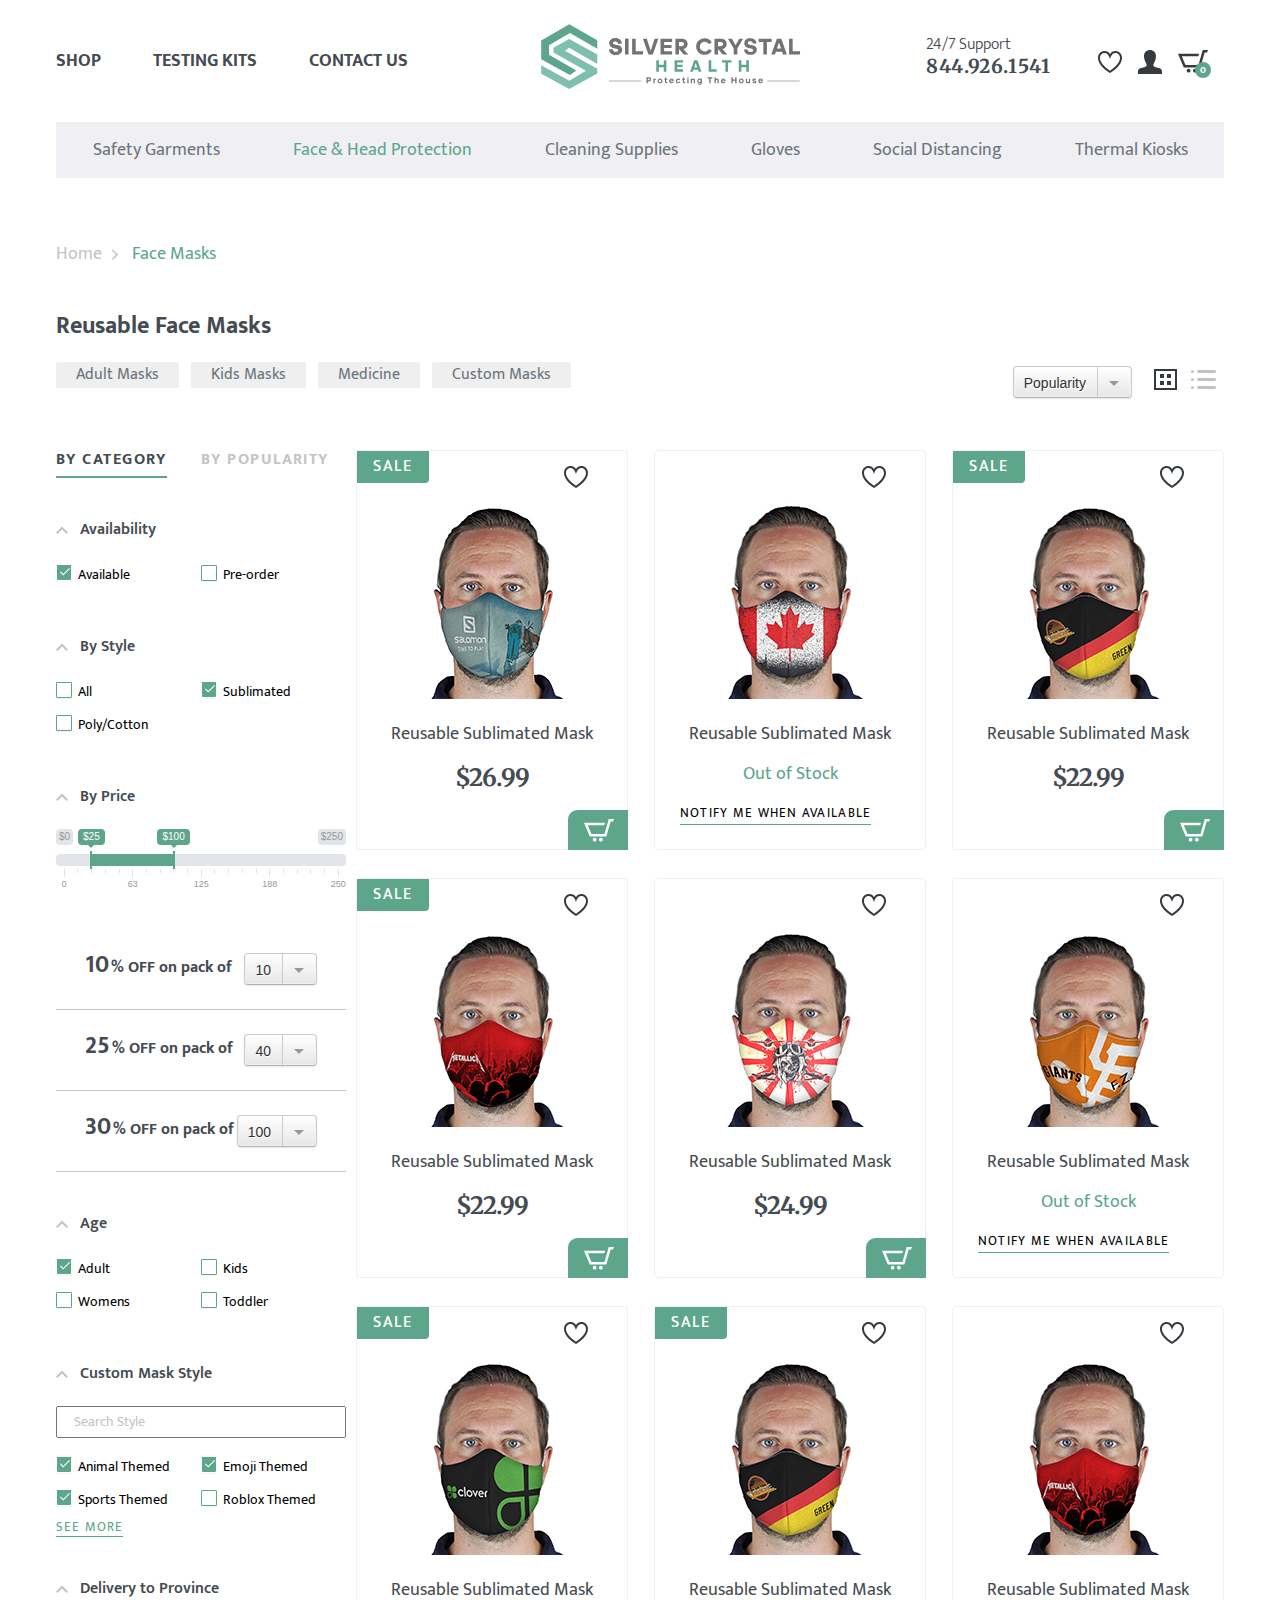
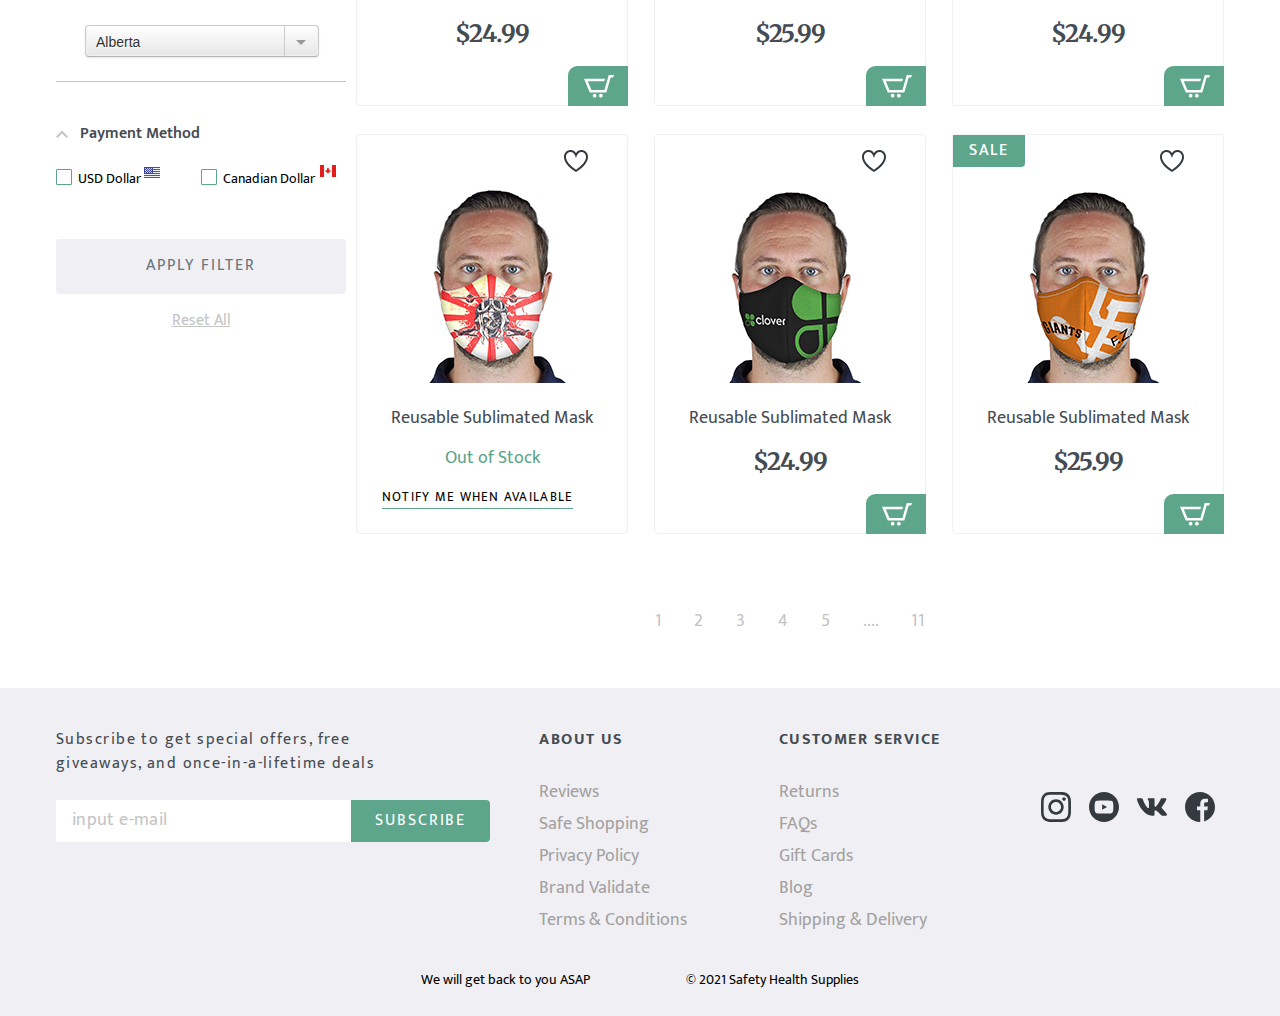
<file: OnlineStore/mask.html>
<!DOCTYPE html>
<html lang="en">

<head>
  <meta charset="UTF-8">
  <meta name="viewport" content="width=device-width, initial-scale=1.0">
  <meta http-equiv="X-UA-Compatible" content="ie=edge">
  <title>Document</title>
  <link rel="preconnect" href="https://fonts.gstatic.com">
  <link href="https://fonts.googleapis.com/css2?family=Mukta:wght@300;400;700&display=swap" rel="stylesheet">
  <link href="https://fonts.googleapis.com/css2?family=Merriweather:ital,wght@0,700;1,400&display=swap"
    rel="stylesheet">
  <link rel="stylesheet" href="css/normalize.css">
  <link rel="stylesheet" href="css/slick.css">
  <link rel="stylesheet" href="css/ion.rangeSlider.min.css">
  <link rel="stylesheet" href="css/jquery.formstyler.css">
  <link rel="stylesheet" href="css/jquery.formstyler.theme.css">
  <link rel="stylesheet" href="css/jquery.rateyo.min.css">
  <link rel="stylesheet" href="css/style.css">
  <link rel="stylesheet" href="css/media.css">
</head>

<body>
  <header class="header">
    <div class="header__top">
      <div class="container">
        <div class="header__top-inner">
          <nav class="menu">
            <ul class="menu__list">
              <li class="menu__item"><a href="index.html" class="menu__link">Shop</a></li>
              <li class="menu__item"><a href="index.html" class="menu__link">Testing Kits</a></li>
              <li class="menu__item"><a href="index.html" class="menu__link">Contact Us</a></li>
            </ul>
          </nav>
          <a href="index.html" class="logo">
            <img src="img/icon/sch_logo.svg" alt="logo" class="logo__img">
          </a>
          <div class="header__box">
            <div class="header__box-adress">
              <p>24/7 Support</p>
              <a class="header__box-phone price" href="tel:8449261541">844.926.1541</a>
            </div><!--  /header_adress -->
            <ul class="user-list">
              <li class="user-list_item">
                <a href="#" class="user-list_link">
                  <img src="img/icon/heart.svg" alt="">
                </a>
              </li>
              <li class="user-list_item">
                <a href="#" class="user-list_link">
                  <img src="img/icon/user.svg" alt="">
                </a>
              </li>
              <li class="user-list_item">
                <a href="#" class="user-list_link basket">
                  <img src="img/icon/basket.svg" alt="">
                  <p class="basket__num">0</p>

                </a>
              </li>
            </ul>
          </div><!--  /header__box -->
        </div><!--  /header__top-inner -->
      </div>
    </div> <!-- /header__top -->
    <div class="header__bottom">
      <div class="container">
        <ul class="menu-categories">
          <li class="menu-categories__item"><a href="garment.html" class="menu-categories__link">
              Safety Garments</a></li>
          <li class="menu-categories__item"><a href="#" class="menu-categories__link bredcrumbs__list-item-active">
              Face & Head Protection</a></li>
          <li class="menu-categories__item"><a href="#" class="menu-categories__link">
              Cleaning Supplies</a></li>
          <li class="menu-categories__item"><a href="#" class="menu-categories__link">
              Gloves</a></li>
          <li class="menu-categories__item"><a href="#" class="menu-categories__link">
              Social Distancing</a></li>
          <li class="menu-categories__item"><a href="#" class="menu-categories__link">
              Thermal Kiosks</a></li>
        </ul>
      </div>
    </div><!--  /header__bottom -->
  </header>
  <div class="bredcrumbs">
    <div class="container">
      <ul class="bredcrumbs__list">
        <li class="bredcrumbs__list-item">
          <a href="index.html">Home</a>
        </li>
        <li class="bredcrumbs__list-item bredcrumbs__list-item-active">
          <a href="#">Face Masks</a>
        </li>
      </ul>
    </div>
  </div><!--  /bredcrumbs -->
  <section class="catalog">
    <div class="container">
      <h2 class="catalog__title">Reusable Face Masks</h2>
      <div class="catalog__filter">
        <div class="catalog__filter-items">
          <button>Adult Masks</button>
          <button>Kids Masks</button>
          <button>Medicine</button>
          <button>Custom Masks</button>
        </div>
        <div class="catalog__filter-btn">
          <select class="filter-style">
            <option>Popularity</option>
            <option>Price</option>
            <option>Best Buy</option>
          </select>
          <button class="catalog__filter-btngrid catalog__filter-button catalog__filter-button--active">
            <img src="img/icon/grid-btn.svg" alt="">
          </button>
          <button class="catalog__filter-btnline catalog__filter-button">
            <img src="img/icon/line-btn.svg" alt="">
          </button>
        </div>
      </div><!-- /catalog__filter -->
      <div class="catalog__inner">
        <aside class="catalog__inner-aside aside-filter">
          <div class="tabs-wrapper">
            <div class="tabs aside-filter__tabs">
              <a class="tab aside-filter__tab tab--active" href="#filter-1"><span>By Category</span></a>
              <a class="tab aside-filter__tab" href="#filter-2"><span>By Popularity</span></a>
            </div>
            <div class="tabs-container">
              <div id="filter-1" class="tabs-content aside-filter__tabs-content tabs-content--active">
                <form action="" class="aside-filter__form">
                  <ul class="aside-filter__list">
                    <li class="aside-filter__item-drop">
                      <!--  -----Availability--- -->
                      <p class="aside-filter__item-title filter__item-drop filter__item-drop--active">Availability</p>
                      <div class="aside-filter__content">
                        <div class="aside-filter__content-box">
                          <label class="aside-filter__content-lable">
                            <input class="filter-style" type="checkbox" checked>Available
                          </label>
                        </div><!--  /box -->
                        <div class="aside-filter__content-box">
                          <label class="aside-filter__content-lable">
                            <input class="filter-style" type="checkbox">Pre-order
                          </label>
                        </div><!--  /box -->
                      </div><!--  / aside-filter__content -->
                    </li><!--  ----/Availability---- -->

                    <li class="aside-filter__item-drop">
                      <!-- --  ----Style---- -- -->
                      <p class="aside-filter__item-title filter__item-drop filter__item-drop--active">By Style</p>
                      <div class="aside-filter__content aside-filter__content-radio">
                        <div class="aside-filter__content-box">
                          <label class="aside-filter__content-lable">
                            <input class="filter-style" type="checkbox">All
                          </label>
                        </div><!--  /box -->
                        <div class="aside-filter__content-box">
                          <label class="aside-filter__content-lable">
                            <input class="filter-style" type="checkbox" checked>Sublimated
                          </label>
                        </div><!--  /box -->
                        <div class="aside-filter__content-box">
                          <label class="aside-filter__content-lable">
                            <input class="filter-style" type="checkbox">Poly/Cotton
                          </label>
                        </div><!--  /box -->
                      </div><!--  / aside-filter__content -->
                    </li><!-- --  ----?Style---- -- -->

                    <li class="aside-filter__item-drop">
                      <!-- --  ----Price---- -- -->
                      <!-- --  ----Price---- -- -->
                      <p class="aside-filter__item-title filter__item-drop filter__item-drop--active">By Price</p>
                      <div class="aside-filter__content">
                        <input type="text" class="js-range-slider" name="my_range" />
                      </div><!--  / aside-filter__content -->
                    </li><!-- --  ----/Price---- -- -->

                    <li class="aside-filter__item-list">
                      <!-- --  ----Drop Down---- -- -->

                      <div class="filter__item-list">
                        <p class="filter__item-listtitle">
                          <span>10</span>% OFF on pack of
                        </p>
                        <select class="filter-style filter__item-listselect">
                          <option>10</option>
                          <option>15</option>
                          <option>20</option>
                        </select>
                      </div><!--  / filter__item-list -->

                      <div class="filter__item-list">
                        <p class="filter__item-listtitle">
                          <span>25</span>% OFF on pack of
                        </p>
                        <select class="filter-style filter__item-listselect">
                          <option>40</option>
                          <option>50</option>
                          <option>60</option>
                        </select>
                      </div><!--  / filter__item-list -->

                      <div class="filter__item-list">
                        <p class="filter__item-listtitle">
                          <span>30</span>% OFF on pack of
                        </p>
                        <select class="filter-style filter__item-listselect">
                          <option>100</option>
                          <option>150</option>
                          <option>200</option>
                        </select>
                      </div><!--  / filter__item-list -->
                    </li>

                    <li class="aside-filter__item-drop">
                      <!--  -----Age--- -->
                      <p class="aside-filter__item-title filter__item-drop filter__item-drop--active">Age</p>
                      <div class="aside-filter__content">
                        <div class="aside-filter__content-box">
                          <label class="aside-filter__content-lable">
                            <input class="filter-style" type="checkbox" checked>Adult
                          </label>
                        </div><!--  /box -->
                        <div class="aside-filter__content-box">
                          <label class="aside-filter__content-lable">
                            <input class="filter-style" type="checkbox">Kids
                          </label>
                        </div><!--  /box -->
                        <div class="aside-filter__content-box">
                          <label class="aside-filter__content-lable">
                            <input class="filter-style" type="checkbox">Womens
                          </label>
                        </div><!--  /box -->
                        <div class="aside-filter__content-box">
                          <label class="aside-filter__content-lable">
                            <input class="filter-style" type="checkbox">Toddler
                          </label>

                        </div><!--  / aside-filter__content -->
                      </div><!--  /box -->
                      <!--                           <div class="filter-more">
                            <a href="#" class="filter-more-link">See More</a>
                          </div> -->
                    </li><!--  ----/Age---- -->


                    <li class="aside-filter__item-drop">
                      <!--  -----Custom Mask Style--- -->
                      <p class="aside-filter__item-title filter__item-drop filter__item-drop--active">Custom Mask Style
                      </p>
                      <div class="aside-filter__content">
                        <input type="text" class="filter-search" placeholder="Search Style">
                        <div class="aside-filter__content-box">
                          <label class="aside-filter__content-lable">
                            <input class="filter-style" type="checkbox" checked>Animal Themed
                          </label>
                        </div><!--  /box -->
                        <div class="aside-filter__content-box">
                          <label class="aside-filter__content-lable">
                            <input class="filter-style" type="checkbox" checked>Emoji Themed
                          </label>
                        </div><!--  /box -->
                        <div class="aside-filter__content-box">
                          <label class="aside-filter__content-lable">
                            <input class="filter-style" type="checkbox" checked>Sports Themed
                          </label>
                        </div><!--  /box -->
                        <div class="aside-filter__content-box">
                          <label class="aside-filter__content-lable">
                            <input class="filter-style" type="checkbox">Roblox Themed
                          </label>

                        </div><!--  / aside-filter__content -->
                      </div><!--  /box -->
                      <div class="filter-more">
                        <a href="#" class="filter-more-link">See More</a>
                      </div>
                    </li><!--  ----/Age---- -->

                    <li class="aside-filter__item-drop">
                      <!--  -----Province--- -->
                      <p class="aside-filter__item-title filter__item-drop filter__item-drop--active">Delivery to
                        Province</p>
                      <div class="filter__item-list">

                        <select class="filter-style filter__item-listselect">
                          <option>Alberta</option>
                          <option>British Columbia</option>
                          <option>Manitoba</option>
                          <option>New Brunswick</option>
                          <option>Newfoundland and Labrador</option>
                          <option>Northwest Territories</option>
                          <option>Nova Scotia</option>
                          <option>Nunavut</option>
                          <option>Ontario</option>
                          <option>Prince Edward Island</option>
                          <option>Quebec</option>
                          <option>Saskatchewan</option>
                          <option>Yukon</option>

                        </select>
                      </div><!--  / filter__item-list -->

                    </li><!--  ----/Province---- -->

                    <li class="aside-filter__item-drop">
                      <!--  -----Payment Method--- -->
                      <p class="aside-filter__item-title filter__item-drop filter__item-drop--active">Payment Method</p>
                      <div class="aside-filter__content">
                        <div class="aside-filter__content-box">
                          <label class="aside-filter__content-lable aside-filter__content-lable-usd">
                            <input class="filter-style" type="checkbox">USD Dollar
                          </label>
                        </div><!--  /box -->
                        <div class="aside-filter__content-box">
                          <label class="aside-filter__content-lable aside-filter__content-lable-cad">
                            <input class="filter-style" type="checkbox">Canadian Dollar
                          </label>
                        </div><!--  /box -->
                      </div><!--  / aside-filter__content -->
                    </li><!--  ----/Payment Method---- -->

                    <li class="aside-filter__item-send">
                      <!-- --  ----Select all---- -- -->
                      <button class="filter-btn__send" type="submit">Apply Filter</button>

                      <button class="filter-btn__reset" type="submit">Reset All</button>
                    </li><!-- --  ----Select all---- -- -->

                  </ul>
                </form>

              </div><!-- /tabs-content aside-filter__tabs-content tabs-content--active -->
              <div id="filter-2" class="tabs-content aside-filter__tabs-content">content2<div>
                </div>
              </div>
        </aside>
        <div class="catalog__inner-list">

          <div class="product-item__wrapper">
            <!--  one item - card -->
            <button class="product-item__favorite"></button>
            <button class="product-item__basket"></button>
            <a class="product-item_notify-link" href="#"><span>Notify me when available</span></a>
            <a class="product-item product-item--sale" href="mask-product.html">
              <p class="product-item__hover-text">see product</p>
              <img class="product-item__img" src="img/products/masks/mask-1.png" alt="img">
              <h4 class="product-item__title">Reusable Sublimated Mask</h4>
              <p class="product-item_price price">$26.99</p>
              <p class="product-item_notify-text">Out of Stock</p>
            </a>
          </div><!-- /product-item__wrapper -->
          <!--  one item - card -->

          <div class="product-item__wrapper product-item__not-available">
            <!--  one item - card not-available-->
            <button class="product-item__favorite"></button>
            <button class="product-item__basket"></button>
            <a class="product-item_notify-link" href="#"><span>Notify me when available</span></a>
            <a class="product-item" href="mask-product.html">
              <p class="product-item__hover-text">see product</p>
              <img class="product-item__img" src="img/products/masks/mask-2.png" alt="img">
              <h4 class="product-item__title">Reusable Sublimated Mask</h4>
              <p class="product-item_price price">$24.99</p>
              <p class="product-item_notify-text">Out of Stock</p>
            </a>
          </div><!-- /product-item__wrapper -->
          <!--  one item - card not-available-->

          <div class="product-item__wrapper">
            <!--  one item - card -->
            <button class="product-item__favorite"></button>
            <button class="product-item__basket"></button>
            <a class="product-item_notify-link" href="#"><span>Notify me when available</span></a>
            <a class="product-item product-item--sale" href="mask-product.html">
              <p class="product-item__hover-text">see product</p>
              <img class="product-item__img" src="img/products/masks/mask-3.png" alt="img">
              <h4 class="product-item__title">Reusable Sublimated Mask</h4>
              <p class="product-item_price price">$22.99</p>
              <p class="product-item_notify-text">Out of Stock</p>
            </a>
          </div><!-- /product-item__wrapper -->
          <!--  one item - card -->

          <div class="product-item__wrapper">
            <!--  one item - card -->
            <button class="product-item__favorite"></button>
            <button class="product-item__basket"></button>
            <a class="product-item_notify-link" href="#"><span>Notify me when available</span></a>
            <a class="product-item product-item--sale" href="mask-product.html">
              <p class="product-item__hover-text">see product</p>
              <img class="product-item__img" src="img/products/masks/mask-4.png" alt="img">
              <h4 class="product-item__title">Reusable Sublimated Mask</h4>
              <p class="product-item_price price">$22.99</p>
              <p class="product-item_notify-text">Out of Stock</p>
            </a>
          </div><!-- /product-item__wrapper -->
          <!--  one item - card -->

          <div class="product-item__wrapper">
            <!--  one item - card -->
            <button class="product-item__favorite"></button>
            <button class="product-item__basket"></button>
            <a class="product-item_notify-link" href="#"><span>Notify me when available</span></a>
            <a class="product-item" href="mask-product.html">
              <p class="product-item__hover-text">see product</p>
              <img class="product-item__img" src="img/products/masks/mask-5.png" alt="img">
              <h4 class="product-item__title">Reusable Sublimated Mask</h4>
              <p class="product-item_price price">$24.99</p>
              <p class="product-item_notify-text">Out of Stock</p>
            </a>
          </div><!-- /product-item__wrapper -->
          <!--  one item - card -->

          <div class="product-item__wrapper product-item__not-available">
            <!--  one item - card not-available-->
            <button class="product-item__favorite"></button>
            <button class="product-item__basket"></button>
            <a class="product-item_notify-link" href="#"><span>Notify me when available</span></a>
            <a class="product-item" href="mask-product.html">
              <p class="product-item__hover-text">see product</p>
              <img class="product-item__img" src="img/products/masks/mask-6.png" alt="img">
              <h4 class="product-item__title">Reusable Sublimated Mask</h4>
              <p class="product-item_price price">$27.99</p>
              <p class="product-item_notify-text">Out of Stock</p>
            </a>
          </div><!-- /product-item__wrapper -->
          <!--  one item - card not-available-->

          <div class="product-item__wrapper">
            <!--  one item - card -->
            <button class="product-item__favorite"></button>
            <button class="product-item__basket"></button>
            <a class="product-item_notify-link" href="#"><span>Notify me when available</span></a>
            <a class="product-item product-item--sale" href="#">
              <p class="product-item__hover-text">see product</p>
              <img class="product-item__img" src="img/products/masks/mask-7.png" alt="img">
              <h4 class="product-item__title">Reusable Sublimated Mask</h4>
              <p class="product-item_price price">$24.99</p>
              <p class="product-item_notify-text">Out of Stock</p>
            </a>
          </div><!-- /product-item__wrapper -->
          <!--  one item - card -->

          <div class="product-item__wrapper">
            <!--  one item - card -->
            <button class="product-item__favorite"></button>
            <button class="product-item__basket"></button>
            <a class="product-item_notify-link" href="#"><span>Notify me when available</span></a>
            <a class="product-item product-item--sale" href="#">
              <p class="product-item__hover-text">see product</p>
              <img class="product-item__img" src="img/products/masks/mask-3.png" alt="img">
              <h4 class="product-item__title">Reusable Sublimated Mask</h4>
              <p class="product-item_price price">$25.99</p>
              <p class="product-item_notify-text">Out of Stock</p>
            </a>
          </div><!-- /product-item__wrapper -->
          <!--  one item - card -->

          <div class="product-item__wrapper">
            <!--  one item - card -->
            <button class="product-item__favorite"></button>
            <button class="product-item__basket"></button>
            <a class="product-item_notify-link" href="#"><span>Notify me when available</span></a>
            <a class="product-item" href="mask-product.html">
              <p class="product-item__hover-text">see product</p>
              <img class="product-item__img" src="img/products/masks/mask-4.png" alt="img">
              <h4 class="product-item__title">Reusable Sublimated Mask</h4>
              <p class="product-item_price price">$24.99</p>
              <p class="product-item_notify-text">Out of Stock</p>
            </a>
          </div><!-- /product-item__wrapper -->
          <!--  one item - card -->

          <div class="product-item__wrapper product-item__not-available">
            <!--  one item - card not-available-->
            <button class="product-item__favorite"></button>
            <button class="product-item__basket"></button>
            <a class="product-item_notify-link" href="#"><span>Notify me when available</span></a>
            <a class="product-item" href="mask-product.html">
              <p class="product-item__hover-text">see product</p>
              <img class="product-item__img" src="img/products/masks/mask-5.png" alt="img">
              <h4 class="product-item__title">Reusable Sublimated Mask</h4>
              <p class="product-item_price price">$23.99</p>
              <p class="product-item_notify-text">Out of Stock</p>
            </a>
          </div><!-- /product-item__wrapper -->
          <!--  one item - card not-available-->

          <div class="product-item__wrapper">
            <!--  one item - card -->
            <button class="product-item__favorite"></button>
            <button class="product-item__basket"></button>
            <a class="product-item_notify-link" href="#"><span>Notify me when available</span></a>
            <a class="product-item" href="mask-product.html">
              <p class="product-item__hover-text">see product</p>
              <img class="product-item__img" src="img/products/masks/mask-7.png" alt="img">
              <h4 class="product-item__title">Reusable Sublimated Mask</h4>
              <p class="product-item_price price">$24.99</p>
              <p class="product-item_notify-text">Out of Stock</p>
            </a>
          </div><!-- /product-item__wrapper -->
          <!--  one item - card -->

          <div class="product-item__wrapper">
            <!--  one item - card -->
            <button class="product-item__favorite"></button>
            <button class="product-item__basket"></button>
            <a class="product-item_notify-link" href="#"><span>Notify me when available</span></a>
            <a class="product-item product-item--sale" href="#">
              <p class="product-item__hover-text">see product</p>
              <img class="product-item__img" src="img/products/masks/mask-6.png" alt="img">
              <h4 class="product-item__title">Reusable Sublimated Mask</h4>
              <p class="product-item_price price">$25.99</p>
              <p class="product-item_notify-text">Out of Stock</p>
            </a>
          </div><!-- /product-item__wrapper -->
          <!--  one item - card -->
          <div class="pagination">
            <ul class="pagination-list">
              <li class="pagination-list__item bredcrumbs__list-item-active"><a href="#">1</a></li>
              <li class="pagination-list__item"><a href="#">2</a></li>
              <li class="pagination-list__item"><a href="#">3</a></li>
              <li class="pagination-list__item"><a href="#">4</a></li>
              <li class="pagination-list__item"><a href="#">5</a></li>
              <li class="pagination-list__item"><a href="#">....</a></li>
              <li class="pagination-list__item"><a href="#">11</a></li>
            </ul>
          </div>
        </div><!--  /catalog__inner-list -->
      </div><!--  /catalog__inner -->
    </div><!--  / container -->
  </section><!--  /catalog -->


  <footer class="footer">
    <div class="container">
      <div class="footer__top">
        <div class="footer__top-inner">
          <div class="footer__top-item footer__top-newsletter">
            <h6 class="footer__top-title letter">Subscribe to get special offers, free giveaways, and once-in-a-lifetime
              deals</h6>
            <form action="" class="footer-form">
              <input class="footer-form__input" type="text" placeholder="input e-mail">
              <button class="footer-form__btn" type="submit">Subscribe</button>
            </form>
          </div>
          <div class="footer__top-item">
            <h6 class="footer__top-title">ABOUT US</h6>
            <ul class="footer-list">
              <li class="footer-list__item"><a href="#">Reviews</a></li>
              <li class="footer-list__item"><a href="#">Safe Shopping</a></li>
              <li class="footer-list__item"><a href="#">Privacy Policy</a></li>
              <li class="footer-list__item"><a href="#">Brand Validate</a></li>
              <li class="footer-list__item"><a href="#">Terms & Conditions</a></li>
            </ul>
          </div>
          <div class="footer__top-item">
            <h6 class="footer__top-title">CUSTOMER SERVICE</h6>
            <ul class="footer-list">
              <li class="footer-list__item"><a href="#">Returns</a></li>
              <li class="footer-list__item"><a href="#">FAQs</a></li>
              <li class="footer-list__item"><a href="#">Gift Cards</a></li>
              <li class="footer-list__item"><a href="#">Blog</a></li>
              <li class="footer-list__item"><a href="#">Shipping & Delivery</a></li>
            </ul>
          </div>
          <div class="footer__top-item">
            <ul class="social-list">
              <li class="social-list__item"><a href="#">
                  <img src="img/icon/instagram_icon.svg" alt=""></a>
              </li>
              <li class="social-list__item"><a href="#">
                  <img src="img/icon/youtube_icon.svg" alt=""></a>
              </li>
              <li class="social-list__item"><a href="#">
                  <img src="img/icon/vk_icon.svg" alt=""></a>
              </li>
              <li class="social-list__item"><a href="#">
                  <img src="img/icon/facebook_icon.svg" alt=""></a>
              </li>
            </ul>
          </div>
        </div><!--  / footer__top-inner -->
      </div>
      <div class="footer__bottom">
        <a class="footer__bottom-link" href="">We will get back to you ASAP</a>
        <a class="footer__bottom-link" href="">© 2021 Safety Health Supplies</a>
      </div>
    </div>
  </footer>

  <script src="https://ajax.googleapis.com/ajax/libs/jquery/3.4.1/jquery.min.js"></script>
  <script src="js/slick.min.js"></script>
  <script src="js/ion.rangeSlider.min.js"></script>
  <script src="js/jquery.formstyler.min.js"></script>
  <script src="js/jquery.rateyo.min.js"></script>
  <script src="js/main.js"></script>
</body>

</html>

<!-- <div class="product-slider__item">
  <div class="product-item__wrapper product-item__not-available">
    <button class="product-item__favorite"></button>
    <button class="product-item__basket"></button>   
    <a class="product-item_notify-link" href="#"><span>Notify me when available</span></a>
    <a class="product-item product-item--sale" href="#">
      <p class="product-item__hover-text">see product</p>
      <img class="product-item__img" src="img/products/masks/mask-1.png" alt="img">
      <h4 class="product-item__title">Reusable Sublimated Mask</h4>
      <p class="product-item_price price">$45.99</p>
      <p class="product-item_notify-text">Out of Stock</p>
    </a>
  </div><!-- /product-item__wrapper -->
</div><!--  /product-slider__item -->


<!-- <div class="tabs-wrapper">
  <div class="tabs">
    <a class="tab tab--active" href="#"></a>
  </div>
  <div class="tabs-container">
    <div class="tabs-content"></div>
  </div>
</div> -->
</file>
<file: warehouse/css/style.css>
/** font-family: 'Fira Sans', sans-serif **/
/* line 8, F:/_WEB DESIGN LEARNING/Vadim_Prokopchuk/carshering/sass/style.sass */
html {
  box-sizing: border-box;
}

/* line 10, F:/_WEB DESIGN LEARNING/Vadim_Prokopchuk/carshering/sass/style.sass */
*, *::before, *::after {
  box-sizing: inherit;
}

/* line 12, F:/_WEB DESIGN LEARNING/Vadim_Prokopchuk/carshering/sass/style.sass */
a {
  text-decoration: none;
}

/* line 14, F:/_WEB DESIGN LEARNING/Vadim_Prokopchuk/carshering/sass/style.sass */
.container {
  max-width: 75rem;
  padding: 0 .625rem;
  margin: 0 auto;
}

/* line 18, F:/_WEB DESIGN LEARNING/Vadim_Prokopchuk/carshering/sass/style.sass */
body {
  font-family: 'Roboto Condensed', sans-serif;
  color: #333333;
  font-size: 1rem;
  font-weight: 400;
  line-height: 1.25rem;
}

/* line 24, F:/_WEB DESIGN LEARNING/Vadim_Prokopchuk/carshering/sass/style.sass */
h1 {
  font-family: 'Fira Sans', sans-serif;
  font-size: 2.5rem;
  font-weight: 500;
  line-height: 3rem;
  letter-spacing: -0.03em;
  text-transform: capitalize;
}

/* line 31, F:/_WEB DESIGN LEARNING/Vadim_Prokopchuk/carshering/sass/style.sass */
h3 {
  font-family: 'Fira Sans', sans-serif;
  font-size: 1.35rem;
  font-weight: 500;
  line-height: 1.75rem;
  letter-spacing: -0.02em;
}

/* line 38, F:/_WEB DESIGN LEARNING/Vadim_Prokopchuk/carshering/sass/style.sass */
.application-btn {
  text-transform: uppercase;
  font-size: 1rem;
  letter-spacing: 0.06em;
  font-weight: 500;
  color: #fefefe;
  background: #DA712B;
  padding: .75rem 1.75rem .75rem;
  border-radius: 4px;
  border: 1px solid transparent;
  transition: all .3s;
}

/* line 49, F:/_WEB DESIGN LEARNING/Vadim_Prokopchuk/carshering/sass/style.sass */
.application-btn:hover {
  color: #DA712B;
  background: #fefefe;
  border: 1px solid #DA712B;
}

/* line 58, F:/_WEB DESIGN LEARNING/Vadim_Prokopchuk/carshering/sass/style.sass */
.header {
  background-color: #333333;
}

/* line 61, F:/_WEB DESIGN LEARNING/Vadim_Prokopchuk/carshering/sass/style.sass */
.header__inner {
  display: flex;
  justify-content: space-between;
  align-items: center;
  height: 6.25rem;
}

/* line 67, F:/_WEB DESIGN LEARNING/Vadim_Prokopchuk/carshering/sass/style.sass */
.menu__item {
  margin: 0 1rem;
}

/* line 69, F:/_WEB DESIGN LEARNING/Vadim_Prokopchuk/carshering/sass/style.sass */
.menu__list {
  display: flex;
}

/* line 71, F:/_WEB DESIGN LEARNING/Vadim_Prokopchuk/carshering/sass/style.sass */
.menu__list-link {
  color: #fefefe;
  font-size: 1.25rem;
  letter-spacing: 0.04em;
  text-transform: uppercase;
  border-bottom: 1px solid transparent;
  padding-bottom: 5px;
  transition: all .3s;
}

/* line 79, F:/_WEB DESIGN LEARNING/Vadim_Prokopchuk/carshering/sass/style.sass */
.menu__list-link:hover {
  border-bottom: 1px solid #DA712B;
  color: #DA712B;
}

/* line 82, F:/_WEB DESIGN LEARNING/Vadim_Prokopchuk/carshering/sass/style.sass */
.menu__list-link.active {
  border-bottom: 1px solid #DA712B;
  color: #DA712B;
}

/* line 85, F:/_WEB DESIGN LEARNING/Vadim_Prokopchuk/carshering/sass/style.sass */
.menu__btn {
  display: none;
}

/* line 87, F:/_WEB DESIGN LEARNING/Vadim_Prokopchuk/carshering/sass/style.sass */
.phone {
  color: #fefefe;
  font-size: 1.25rem;
  letter-spacing: 0.06em;
  text-transform: uppercase;
}

/* line 92, F:/_WEB DESIGN LEARNING/Vadim_Prokopchuk/carshering/sass/style.sass */
.phone span {
  color: #DA712B;
  margin-right: 2px;
}

/* line 100, F:/_WEB DESIGN LEARNING/Vadim_Prokopchuk/carshering/sass/style.sass */
.top__heading {
  display: flex;
  padding-top: 6rem;
  position: relative;
}

/* line 104, F:/_WEB DESIGN LEARNING/Vadim_Prokopchuk/carshering/sass/style.sass */
.top__content {
  text-align: center;
  padding-top: 2rem;
  width: 50%;
}

/* line 108, F:/_WEB DESIGN LEARNING/Vadim_Prokopchuk/carshering/sass/style.sass */
.top__title {
  max-width: 29.5rem;
  margin: 0 auto 1.5rem;
}

/* line 112, F:/_WEB DESIGN LEARNING/Vadim_Prokopchuk/carshering/sass/style.sass */
.top__text {
  max-width: 24.5rem;
  font-size: 1.5rem;
  line-height: 2rem;
  margin: 0 auto 4rem;
}

/* line 117, F:/_WEB DESIGN LEARNING/Vadim_Prokopchuk/carshering/sass/style.sass */
.top__slider {
  width: 50%;
}

/* line 120, F:/_WEB DESIGN LEARNING/Vadim_Prokopchuk/carshering/sass/style.sass */
.top__slider-text {
  position: absolute;
  display: inline-block;
  text-align: left;
  right: 0;
  bottom: 0;
  color: #fefefe;
  background: #DA712B;
  padding: .5rem 1rem;
}

/* line 130, F:/_WEB DESIGN LEARNING/Vadim_Prokopchuk/carshering/sass/style.sass */
.top__slider .slick-dots {
  position: absolute;
  right: 30%;
  bottom: 3rem;
  transform: translateX(-50%);
}

/* line 136, F:/_WEB DESIGN LEARNING/Vadim_Prokopchuk/carshering/sass/style.sass */
.slick-dots {
  list-style: none;
  display: flex;
  justify-content: center;
}

/* line 140, F:/_WEB DESIGN LEARNING/Vadim_Prokopchuk/carshering/sass/style.sass */
.slick-dots button {
  font-size: 0;
  width: 8px;
  height: 8px;
  background-color: transparent;
  border: none;
  border: 1px solid #fefefe;
  border-radius: 50%;
  padding: 0;
  margin: 0 5px;
}

/* line 150, F:/_WEB DESIGN LEARNING/Vadim_Prokopchuk/carshering/sass/style.sass */
.slick-active button {
  width: 1rem;
  height: 1rem;
}

/* line 156, F:/_WEB DESIGN LEARNING/Vadim_Prokopchuk/carshering/sass/style.sass */
.bottom {
  padding: 6rem 0 0;
}

/* line 158, F:/_WEB DESIGN LEARNING/Vadim_Prokopchuk/carshering/sass/style.sass */
.bottom__bottom {
  width: 100%;
}

/* line 160, F:/_WEB DESIGN LEARNING/Vadim_Prokopchuk/carshering/sass/style.sass */
.bottom__items {
  display: flex;
  justify-content: space-between;
}

/* line 163, F:/_WEB DESIGN LEARNING/Vadim_Prokopchuk/carshering/sass/style.sass */
.bottom__item {
  position: relative;
  transition: all .3s;
}

/* line 166, F:/_WEB DESIGN LEARNING/Vadim_Prokopchuk/carshering/sass/style.sass */
.bottom__item-text {
  position: absolute;
  bottom: -8px;
  right: -8px;
  text-align: left;
  font-size: 1rem;
  letter-spacing: 0.06em;
  text-transform: uppercase;
  font-weight: 400;
  color: #fefefe;
  background: #DA712B;
  padding: .5rem 1rem;
}

/* line 178, F:/_WEB DESIGN LEARNING/Vadim_Prokopchuk/carshering/sass/style.sass */
.bottom__item:hover {
  transform: scale(1.04);
}

/* line 181, F:/_WEB DESIGN LEARNING/Vadim_Prokopchuk/carshering/sass/style.sass */
.bottom__item-img {
  outline: 1px solid #DA712B;
  outline-offset: -.8rem;
  cursor: pointer;
}

/* line 185, F:/_WEB DESIGN LEARNING/Vadim_Prokopchuk/carshering/sass/style.sass */
.bottom__item-img:hover {
  box-shadow: 0px 4px 10px rgba(0, 0, 0, 0.2);
}

/* line 190, F:/_WEB DESIGN LEARNING/Vadim_Prokopchuk/carshering/sass/style.sass */
.about {
  padding: 6rem 0;
}

/* line 192, F:/_WEB DESIGN LEARNING/Vadim_Prokopchuk/carshering/sass/style.sass */
.about__inner {
  display: flex;
  justify-content: space-between;
}

/* line 195, F:/_WEB DESIGN LEARNING/Vadim_Prokopchuk/carshering/sass/style.sass */
.about__content {
  width: 18.75rem;
}

/* line 197, F:/_WEB DESIGN LEARNING/Vadim_Prokopchuk/carshering/sass/style.sass */
.about__title {
  margin-bottom: 1.5rem;
}

/* line 199, F:/_WEB DESIGN LEARNING/Vadim_Prokopchuk/carshering/sass/style.sass */
.about__text {
  margin-bottom: 1rem;
}

/* line 201, F:/_WEB DESIGN LEARNING/Vadim_Prokopchuk/carshering/sass/style.sass */
.about__text + .about__text {
  margin-bottom: 2.5rem;
}

/* line 204, F:/_WEB DESIGN LEARNING/Vadim_Prokopchuk/carshering/sass/style.sass */
.about__item {
  width: 16rem;
  padding: 0 1.75rem 1.25rem;
  border: 1px solid #333333;
  text-align: left;
  display: flex;
  flex-direction: column;
  justify-content: space-around;
}

/* line 212, F:/_WEB DESIGN LEARNING/Vadim_Prokopchuk/carshering/sass/style.sass */
.about__item-num {
  font-family: 'Fira Sans', sans-serif;
  font-weight: 900;
  font-size: 6rem;
  color: rgba(0, 0, 0, 0.05);
  letter-spacing: -0.02em;
  line-height: 7rem;
}

/* line 219, F:/_WEB DESIGN LEARNING/Vadim_Prokopchuk/carshering/sass/style.sass */
.about__item-title {
  font-family: 'Fira Sans', sans-serif;
  font-weight: 500;
  font-size: 1.25rem;
  letter-spacing: -0.02em;
  margin-bottom: 1rem;
}

/* line 229, F:/_WEB DESIGN LEARNING/Vadim_Prokopchuk/carshering/sass/style.sass */
.benefits {
  padding: 0 0 6rem;
}

/* line 231, F:/_WEB DESIGN LEARNING/Vadim_Prokopchuk/carshering/sass/style.sass */
.benefits__title {
  margin-bottom: 1rem;
}

/* line 233, F:/_WEB DESIGN LEARNING/Vadim_Prokopchuk/carshering/sass/style.sass */
.benefits__image {
  width: 50%;
  height: 50%;
}

/* line 237, F:/_WEB DESIGN LEARNING/Vadim_Prokopchuk/carshering/sass/style.sass */
.benefits__items {
  display: flex;
  justify-content: space-between;
  align-items: top;
  padding: 0;
}

/* line 242, F:/_WEB DESIGN LEARNING/Vadim_Prokopchuk/carshering/sass/style.sass */
.benefits__list {
  width: 18.75rem;
  list-style: none;
  padding: 1.5rem 2rem 0 0;
}

/* line 247, F:/_WEB DESIGN LEARNING/Vadim_Prokopchuk/carshering/sass/style.sass */
.benefits__list-item {
  font-size: 1.25rem;
  margin-bottom: 2rem;
  padding-right: 1rem;
  text-align: right;
  position: relative;
}

/* line 253, F:/_WEB DESIGN LEARNING/Vadim_Prokopchuk/carshering/sass/style.sass */
.benefits__list-item::after {
  content: '';
  position: absolute;
  border-radius: 50%;
  background-color: #DA712B;
  width: 1rem;
  height: 1rem;
  right: -10px;
  top: 3px;
}

/* line 262, F:/_WEB DESIGN LEARNING/Vadim_Prokopchuk/carshering/sass/style.sass */
.benefits__list-item:nth-child(1) {
  margin-right: 1rem;
}

/* line 264, F:/_WEB DESIGN LEARNING/Vadim_Prokopchuk/carshering/sass/style.sass */
.benefits__list-item:nth-child(7) {
  margin-right: 1rem;
}

/* line 266, F:/_WEB DESIGN LEARNING/Vadim_Prokopchuk/carshering/sass/style.sass */
.benefits__list-item:nth-child(2) {
  margin-right: 3rem;
}

/* line 268, F:/_WEB DESIGN LEARNING/Vadim_Prokopchuk/carshering/sass/style.sass */
.benefits__list-item:nth-child(6) {
  margin-right: 3rem;
}

/* line 270, F:/_WEB DESIGN LEARNING/Vadim_Prokopchuk/carshering/sass/style.sass */
.benefits__list-item:nth-child(3) {
  margin-right: 6rem;
}

/* line 272, F:/_WEB DESIGN LEARNING/Vadim_Prokopchuk/carshering/sass/style.sass */
.benefits__list-item:nth-child(5) {
  margin-right: 6rem;
}

/* line 274, F:/_WEB DESIGN LEARNING/Vadim_Prokopchuk/carshering/sass/style.sass */
.benefits__list-item:nth-child(4) {
  margin-right: 9rem;
}

/* line 276, F:/_WEB DESIGN LEARNING/Vadim_Prokopchuk/carshering/sass/style.sass */
.benefits__text {
  margin-bottom: 1rem;
  line-height: 140%;
}

/* line 279, F:/_WEB DESIGN LEARNING/Vadim_Prokopchuk/carshering/sass/style.sass */
.benefits__text + .benefits__text {
  margin-bottom: 3.75rem;
  line-height: 140%;
}

/* line 282, F:/_WEB DESIGN LEARNING/Vadim_Prokopchuk/carshering/sass/style.sass */
.benefits__content {
  width: 18.75rem;
  padding-left: 2.5rem;
}

/* line 285, F:/_WEB DESIGN LEARNING/Vadim_Prokopchuk/carshering/sass/style.sass */
.video-popup {
  text-transform: uppercase;
  font-size: 1rem;
  letter-spacing: 0.06em;
  font-weight: 500;
  color: #fefefe;
  background: #DA712B;
  padding: 1rem 1.75rem .9rem 3.25rem;
  border-radius: 4px;
  border: 1px solid transparent;
  position: relative;
}

/* line 296, F:/_WEB DESIGN LEARNING/Vadim_Prokopchuk/carshering/sass/style.sass */
.video-popup:hover {
  color: #DA712B;
  background: #fefefe;
  border: 1px solid #DA712B;
}

/* line 300, F:/_WEB DESIGN LEARNING/Vadim_Prokopchuk/carshering/sass/style.sass */
.video-popup::before {
  content: '';
  position: absolute;
  width: 1.5rem;
  height: 1.5rem;
  background-image: url(../img/icon/play.svg);
  top: 12px;
  left: 20px;
}

/* line 313, F:/_WEB DESIGN LEARNING/Vadim_Prokopchuk/carshering/sass/style.sass */
.gallery {
  padding: 5rem 0;
  background-color: #333333;
  color: #fefefe;
}

/* line 317, F:/_WEB DESIGN LEARNING/Vadim_Prokopchuk/carshering/sass/style.sass */
.gallery__title {
  margin-bottom: 1.5rem;
}

/* line 319, F:/_WEB DESIGN LEARNING/Vadim_Prokopchuk/carshering/sass/style.sass */
.gallery__text {
  width: 20rem;
  margin-bottom: 2.5rem;
  line-height: 1.5rem;
}

/* line 327, F:/_WEB DESIGN LEARNING/Vadim_Prokopchuk/carshering/sass/style.sass */
.feedback {
  padding: 6rem 0;
}

/* line 329, F:/_WEB DESIGN LEARNING/Vadim_Prokopchuk/carshering/sass/style.sass */
.feedback__inner {
  display: flex;
  align-items: center;
  position: relative;
}

/* line 333, F:/_WEB DESIGN LEARNING/Vadim_Prokopchuk/carshering/sass/style.sass */
.feedback__image {
  width: 50%;
  outline: 1px solid #DA712B;
  outline-offset: -.8rem;
}

/* line 337, F:/_WEB DESIGN LEARNING/Vadim_Prokopchuk/carshering/sass/style.sass */
.feedback__image-text {
  position: absolute;
  bottom: -8px;
  left: -8px;
  text-align: left;
  font-size: 1rem;
  letter-spacing: 0.06em;
  text-transform: uppercase;
  font-weight: 500;
  color: #fefefe;
  background: #DA712B;
  padding: .5rem 1rem;
}

/* line 349, F:/_WEB DESIGN LEARNING/Vadim_Prokopchuk/carshering/sass/style.sass */
.feedback__form {
  width: 26rem;
  margin: 0 auto;
}

/* line 352, F:/_WEB DESIGN LEARNING/Vadim_Prokopchuk/carshering/sass/style.sass */
.feedback__title {
  margin-bottom: 1rem;
}

/* line 354, F:/_WEB DESIGN LEARNING/Vadim_Prokopchuk/carshering/sass/style.sass */
.feedback__text {
  width: 20rem;
  margin-bottom: 1rem;
  line-height: 1.5rem;
}

/* line 358, F:/_WEB DESIGN LEARNING/Vadim_Prokopchuk/carshering/sass/style.sass */
.feedback__input {
  display: block;
  width: 100%;
  padding: .5rem 0;
  border: none;
  text-decoration: none;
  border-bottom: 1px solid #C4C4C4;
  margin-left: -.25rem;
  margin-bottom: 1.75rem;
}

/* line 368, F:/_WEB DESIGN LEARNING/Vadim_Prokopchuk/carshering/sass/style.sass */
.feedback__input::placeholder {
  color: #C4C4C4;
  font-size: 1rem;
  padding-left: .25rem;
}

/* line 372, F:/_WEB DESIGN LEARNING/Vadim_Prokopchuk/carshering/sass/style.sass */
.feedback__input:focus {
  outline: none;
}

/* line 377, F:/_WEB DESIGN LEARNING/Vadim_Prokopchuk/carshering/sass/style.sass */
.footer {
  padding: 5rem 0 3rem;
  background-color: #333333;
}

/* line 380, F:/_WEB DESIGN LEARNING/Vadim_Prokopchuk/carshering/sass/style.sass */
.footer__top {
  display: flex;
  justify-content: space-between;
  align-items: center;
  margin-bottom: 2.5rem;
}

/* line 385, F:/_WEB DESIGN LEARNING/Vadim_Prokopchuk/carshering/sass/style.sass */
.footer__social {
  display: flex;
  align-items: center;
  justify-content: center;
  list-style: none;
}

/* line 390, F:/_WEB DESIGN LEARNING/Vadim_Prokopchuk/carshering/sass/style.sass */
.footer__social-link {
  margin: 0 .5rem;
}

/* line 392, F:/_WEB DESIGN LEARNING/Vadim_Prokopchuk/carshering/sass/style.sass */
.footer__social-img {
  transition: all .3s;
}

/* line 394, F:/_WEB DESIGN LEARNING/Vadim_Prokopchuk/carshering/sass/style.sass */
.footer__social-img:hover {
  transform: scale(1.25);
}

/* line 396, F:/_WEB DESIGN LEARNING/Vadim_Prokopchuk/carshering/sass/style.sass */
.application-btn-dark:hover {
  background: #333333;
}

/*# sourceMappingURL=style.css.map */
</file>
<file: warehouse/css/media.css>
@media (max-width: 1140px){
    .top{
        padding-top: 0;
    }
.gallery, .bottom, .footer, .feedback, .benefits, .about{
        padding: 2rem 1rem;
    }
    .about__inner {
        flex-wrap: wrap;
        justify-content: space-around;
    }
.top__heading{
    padding-top: 5rem;
}
.about__content {
    width: 100%;
    margin-bottom: 1.5rem;
    }
.about__item{
    margin-top: 1rem;
}

.benefits__image {
    width: 44%;
}

.feedback__image-text{
    display: none;
}

.bottom__items {
    flex-wrap: wrap;
    justify-content: space-between;
  }
  .bottom__item {

    padding: 1rem 0;
    margin: 0 auto;

  }

}



@media (max-width: 966px) {

    .gallery, .bottom, .footer, .feedback, .benefits, .about, .top{
        padding: 2rem 1rem;
    }
    .phone {
        font-size: 1.15rem;
        letter-spacing: 0;
        margin-top: 1rem;
    }
    .menu__list-link {
        font-size: 1.15rem;
        letter-spacing: 0;

      }
      .top__heading {
        display: block;
        padding-top: 0;
      }

      .top__content {
        width: 100%;
      }
      .top__slider {
        width: 100%;
        padding-right: 0;
        padding-top: 2rem;
        margin: 0 auto;
      }
      .top__slider-images {
        margin: 0 auto;s
      }
      .bottom__items {
        flex-direction: column;
        justify-content: space-between;
      }
      .bottom__item {
 
        padding: 1rem 0;
        margin: 0 auto;

      }
      
      .top__text {
        font-size: 1.25rem;
        line-height: 1.5rem;
        margin: 0 auto 2rem;
        }

        .top__title {
            max-width: 29.5rem;
            margin: 0 auto 1rem;
          }

        .benefits__list {
            display: none;
        }
        .about {
            padding: 3rem 0;
        }
        .benefits__image {
            width: 60%;
        }

        .video-popup {
            margin-bottom: 1.5rem;
        }
}

@media (max-width: 860px){

    .gallery, .bottom, .footer, .feedback, .benefits, .about, .top{
        padding: 1rem .5rem;
    }
    .menu {
        order:1
    }
    .menu__list{
        display: block;
        text-align: center;
        position: absolute;
        top: 6.25rem;
        left: 0;
        right: 0;
        background-color: #333333;
        transform: translateY(-500px);
        transition: all .5s;
        
    }
    .menu__list.menu__list--active {
        transform: translateY(0);

    }
    .menu__list-link{
        display: block;
        padding: 1.5rem 0;
    }
    .menu__btn{
        display: block;
        width: 2rem;
        height: 1.5rem;
        border: none;
        cursor: pointer;
        border-top: 2px solid #fefefe;
        border-bottom: 2px solid #fefefe;
        background-color: transparent;
        position: relative;
    }
    .menu__btn::before{
        content: '';
        position: absolute;
        width: 2rem;
        height: 2px;
        background-color: #fefefe;
        left: 0;
        top: 00.563rem;

    }
    .benefits__text {
        margin-bottom: .5rem;
        line-height: 120%;
    }
    
    .benefits__text + .benefits__text {
        margin-bottom: 1.75rem;
        line-height: 120%;
    }
    .benefits__content {
        width: 18.75rem;
        padding-left: 1.5rem;
        margin-bottom: 1.5rem;
    }
    

    
} /* @media (max-width:860px) */


@media (max-width: 520px){

    .top__content {
        padding-top: 0rem;
    }
    .top__items {
        flex-wrap: wrap;

      }
      .top__item {
        margin: 1rem;

      }
      .top__title {
          font-size: 2rem;
          line-height: 2rem;letter-spacing: 0;
      }
   

      .benefits__items {
        flex-wrap: wrap;
      }

      .benefits__image {
        width: 100%;
      }

      .benefits__content {
        width: 100%;
        margin-top: 1rem;
        margin-bottom: 1rem;
    }

    .footer__top {
        margin: 1rem 0;
    }
}

@media (max-width: 430px){

    .gallery, .bottom, .footer, .feedback, .benefits, .about, .top{
        padding: .625rem .5rem;
    }

      .top__item {
        width: 100%;

      }

      .top__links {
          text-align: center;
          padding-top: 0;

      }
      .top__link {
        display: inline-block;
        margin: 1rem 1rem;

    }
    .top__link + .top__link{
        margin-left: 0;
    }

    .top__slider-text {
        text-align: right;

      }
      .top__slider-text p {
          display: block;
      }


    .about {
        display: none;
    }

    .feedback__image{
        display: none;
    }
    .feedback__image-text{
        display: none;
    }
    .footer__top{
        flex-direction: column;
        align-items: center;

    }
}
</file>
<file: OnlineStore/css/style.css>
html { box-sizing: border-box; }

*, *::before, *::after { box-sizing: inherit; }

a { text-decoration: none; color: inherit; display: inline-block; }

ul, li { margin: 0; padding: 0; list-style: none; }

h1, h2, h3, h4, h5, h6 { margin: 0; color: #454b52; }

p { margin: 0; color: #454b52; }

body { font-family: 'Mukta', sans-serif; font-style: normal; font-display: swap; font-weight: 400; font-size: 1.125rem; line-height: 1.5rem; }

.price { font-family: 'Merriweather', serif; font-style: normal; font-display: swap; font-weight: 700; letter-spacing: -0.04em; font-size: 1.5rem; line-height: 2rem; }

.container { max-width: 1200px; padding: 0 1rem; margin: 0 auto; }

.page-section { margin-bottom: 4rem; }

.header__top-inner { display: flex; justify-content: space-between; align-items: center; min-height: 7.625rem; font-size: 1.125rem; font-weight: 700; color: #454b52; }

.header__box { margin-top: -.5rem; display: flex; }

.header__box-adress { font-size: 1rem; font-weight: 300; color: #C4C4C4; }

.header__box-phone { font-size: 1.2rem; letter-spacing: 0.02em; font-weight: 700; line-height: .5rem; color: #454b52; }

.header__box-phone:hover { color: #6c757d; }

.user-list { margin: 1rem 0 0 3rem; display: flex; align-items: center; }

.user-list_item { padding-right: 1rem; }

.basket { position: relative; }

.basket__num { font-size: 0.625rem; line-height: 1.1rem; font-weight: 700; color: white; position: absolute; text-align: center; background-color: #5da68b; width: 16px; height: 16px; border-radius: 50%; bottom: 2px; right: -3px; }

.menu__item { display: inline-block; text-transform: uppercase; }

.menu__item:hover { color: #6c757d; }

.menu__item:nth-child(2n) { padding-left: 3rem; }

.menu__item:nth-child(3n) { padding-left: 3rem; }

.logo__img { height: 76px; }

.menu-categories { background-color: #F0F0F4; display: flex; justify-content: space-around; align-items: center; min-height: 3.375rem; color: #6c757d; }

.menu-categories__link { position: relative; font-size: 1.125rem; font-weight: 400; transition: all .4s; padding: 1rem 0 1rem; }

.menu-categories__link::before { content: ""; position: absolute; width: 0; left: auto; right: 0; background-color: #5da68b; height: 3px; bottom: 1px; transition: all .4s; }

.menu-categories__link:hover { color: #5da68b; }

.menu-categories__link:hover::before { width: 100%; right: auto; left: 0; }

.header__bottom { margin-bottom: 4rem; }

.banner-section__inner { display: flex; justify-content: space-between; }

.banner-section__slider { max-width: 54.375rem; }

.banner-section__slider-btn { position: absolute; top: 50%; transform: translateY(-50%); background-color: transparent; border: none; margin: 0; padding: 0; z-index: 5; cursor: pointer; outline: none; }

.banner-section__slider-btn:focus { outline: none; }

.banner-section__slider-btnprev { left: 1rem; }

.banner-section__slider-btnnext { right: 1rem; }

.slick-dots { position: absolute; bottom: 1rem; left: 0; right: 0; text-align: center; }

.slick-dots li { display: inline-block; padding: 0 5px; }

.slick-dots button { padding: 0; font-size: 0; padding: 0; margin: 0; width: 11px; height: 11px; border: 1px solid #ffffff; border-radius: 50%; background-color: transparent; }

.slick-active li button { background-color: #F0F0F4; }

.sale-item { width: 16.625rem; height: 400px; text-align: center; border: 1px solid #CDCDCD; border-radius: 4px; display: flex; flex-direction: column; justify-content: space-between; }

.sale-item__top { display: flex; justify-content: space-between; align-items: flex-start; }

.sale-item__info { color: white; background-color: #5da68b; padding: .4rem 1rem; font-size: 0.75rem; font-weight: 600; letter-spacing: 0.1em; text-transform: uppercase; }

.sale-item__price-new { margin: .6rem .6rem 0 0; color: #5da68b; }

.sale-item__price-old { text-align: right; margin: .2rem .6rem 0 0; color: #6c757d; font-size: 1.2rem; font-weight: 400px; text-decoration: line-through; }

.sale-item__footer { background-color: #F0F0F4; padding: 1rem 1rem; }

.sale-item__footer span { font-weight: 700; font-size: 1.5rem; color: #5da68b; }

.sale-item__title { margin: .4rem 0; font-weight: 700; font-size: 1.125rem; text-transform: uppercase; line-height: 1.2rem; }

.sale-item__img { margin-top: -1.5rem; object-fit: contain; }

.tabs-content.tabs-content--active { display: block; }

.search__tabs { margin-bottom: 1.5rem; }

.search__tabs-item { padding: 0.688rem 1.5rem 0.75rem; font-size: 1rem; color: #6c757d; letter-spacing: 0.1em; text-transform: uppercase; }

.search__tabs-item.tab--active { border-radius: 4px; font-weight: 700; background: #F0F0F4; }

.search__content-item { display: none; }

.search__content-item.content-item--active { display: block; }

.search__content-form { display: flex; }

.search__content-btn { padding: 1rem 2.5rem; font-size: 1rem; line-height: 1rem; letter-spacing: 0.12em; text-transform: uppercase; color: #fff; background-color: #5da68b; border-radius: 0 4px 4px 0; border: none; cursor: pointer; }

.search__content-btn:focus { outline: none; }

.search__content-btn:hover { color: #231f20; background: #F0F0F4; border: 1px solid #5da68b; }

.search__content-input { width: 100%; padding: 1rem 2.5rem; font-size: 1rem; background-color: #F0F0F4; border-radius: 4px 0 4px 0; border: none; text-transform: capitalize; }

.search__content-input::placeholder { color: #656464; }

.search__content-input:focus { outline: none; }

.tabs-content { display: none; }

.tabs-content.tabs-content--active { display: block; }

.categories__inner { display: flex; justify-content: space-between; flex-wrap: wrap; }

.categories__item { margin-bottom: 2rem; background: #FFFFFF; border: 1px solid #F0F0F4; border-radius: 4px; width: 23.125rem; display: flex; transition: all .3s; }

.categories__item:hover { border: none; box-shadow: 3px 3px 20px rgba(50, 50, 50, 0.15); }

.categories__item-info { width: 60%; display: flex; justify-content: space-between; flex-direction: column; padding: 1rem; }

.categories__item-img { width: 40%; text-align: right; padding: .5rem .5rem; }

.categories__item-title { padding-top: 2rem; font-size: 1.25rem; transition: all .3s; }

.categories__item-title:hover { color: #5da68b; }

.categories__item-text { font-size: 1rem; color: #6c757d; }

.categories__item-text:hover { color: #5da68b; }

.categories__item-text::after { content: '>'; padding-left: 3px; font-size: .9rem; }

.product-item__wrapper { position: relative; }

.product-item { width: 17rem; position: relative; border: 1px solid #F0F0F4; min-height: 25rem; border-radius: 4px; text-align: center; padding: 3rem 1.25rem 2rem; transition: all .2s; }

.product-item__title { font-weight: normal; padding: 1rem 0 1rem; }

.product-item__title:hover { color: #5da68b; }

.product-item__favorite { position: absolute; top: 1rem; right: 2.5rem; width: 24px; height: 22px; background-color: transparent; border: none; z-index: 5; outline: none; }

.product-item__favorite::before { content: ''; position: absolute; top: 0; left: 0; width: 24px; height: 22px; background-image: url("../img/icon/favorite.svg"); }

.product-item__favorite--active::before { background-image: url("../img/icon/favorite-active.svg"); }

.product-item__basket { position: absolute; width: 3.75rem; height: 2.5rem; background-color: #5da68b; border-radius: .6rem 0 0 0; bottom: 0; right: 0; border: none; z-index: 5; outline: none; cursor: pointer; }

.product-item__basket::before { content: ''; background-image: url("../img/icon/basket_white.svg"); width: 50px; height: 23px; background-repeat: no-repeat; top: 9px; left: 16px; position: absolute; }

.product-item__hover-text { position: absolute; padding: .8rem 1.45rem; top: 30%; font-size: 1rem; line-height: 1.5rem; text-align: center; color: #6c757d; background-color: rgba(255, 255, 255, 0.8); box-shadow: 0px 0px 15px rgba(0, 0, 0, 0.2); border-radius: 3px; text-transform: uppercase; letter-spacing: 0.04em; left: 3rem; opacity: 0; transition: all .3s; }

.product-item:hover .product-item__hover-text { opacity: 1; color: #6c757d; }

.product-item:hover { box-shadow: 3px 3px 20px rgba(50, 50, 50, 0.25); border: none; color: #5da68b; }

.product-item--sale::before { content: 'SALE'; position: absolute; font-size: 1rem; font-weight: 500; letter-spacing: 0.1em; width: 4.5rem; height: 2rem; padding: .2rem 1rem .8rem; top: 0; left: 0; color: #ffffff; background-color: #5da68b; border-radius: 0 0 4px 0; }

.product-item__wrapper.product-item__not-available .product-item_price { display: none; }

.product-item_notify-text { display: none; }

.product-item__wrapper.product-item__not-available .product-item_notify-text { display: block; color: #5da68b; }

.product-item__wrapper.product-item__not-available .product-item__basket { display: none; }

.product-item_notify-link { display: none; }

.product-item__wrapper.product-item__not-available .product-item__title { padding-bottom: 1rem; }

.product-item__wrapper.product-item__not-available .product-item_notify-link { display: block; position: absolute; font-size: .8rem; text-transform: uppercase; letter-spacing: 0.1em; bottom: 1.5rem; left: -1.8rem; right: 0; text-align: center; }

.product-item__wrapper.product-item__not-available .product-item_notify-link span { border-bottom: 1px solid #5da68b; }

.products { position: relative; margin-bottom: 4rem; }

.products__title { font-size: 1.5rem; font-weight: 700; margin-bottom: 1.5rem; text-transform: uppercase; letter-spacing: .01em; }

.products__tabs { margin-bottom: 1.5rem; padding-bottom: 0.075rem; }

.products__tab.tab--active { border-bottom: 2px solid #5da68b; }

.products__tab { margin-right: 3rem; }

.product-slider__slider-btn { position: absolute; top: 50%; transform: translateY(-50%); background-color: transparent; border: none; margin: 0; padding: 0; z-index: 5; cursor: pointer; outline: none; }

.product-slider__slider-btn:focus { outline: none; }

.product-slider__slider-btnprev { left: -2rem; }

.product-slider__slider-btnnext { right: -1rem; }

.slick-slide img { display: inline; }

.product__more { display: flex; justify-content: center; margin-top: 2rem; }

.product__item-more { display: inline-block; padding: 1rem 3rem; margin-bottom: 1.5rem; font-size: 0.9rem; text-transform: uppercase; letter-spacing: .09rem; background-color: #F0F0F4; border-radius: 2px; text-align: center; }

.product__item-more:hover { color: #231f20; background: #F0F0F4; border: 1px solid #5da68b; }

.banner-link { margin-bottom: 3rem; }

.footer { background: #F0F0F4; }

.footer__bottom { padding: 2rem 0 1.5rem; display: flex; justify-content: center; font-size: 0.9rem; }

.footer__bottom-link { margin: 0 3rem; }

.footer__top { padding-top: 2.5rem; }

.footer__top-inner { display: flex; justify-content: space-between; }

.footer__top-newsletter { width: 20.5rem; margin-right: 4rem; }

.footer__top-title { font-size: 1rem; font-weight: 700; text-transform: uppercase; letter-spacing: .09rem; margin-bottom: 1.5rem; }

.footer__top-title.letter { text-transform: none; font-weight: 400; }

.footer-form { margin-top: 0.5rem; display: flex; justify-content: space-between; }

.footer-form__input { letter-spacing: 0.02em; padding-left: 1rem; border: none; }

.footer-form__input::placeholder { color: #C4C4C4; }

.footer-form__btn { padding: .8rem 1.5rem; font-size: 1rem; line-height: 1rem; letter-spacing: 0.12em; text-transform: uppercase; color: #fff; background-color: #5da68b; border-radius: 0 4px 4px 0; border: none; cursor: pointer; transition: all .3s; }

.footer-form__btn:focus { outline: none; }

.footer-form__btn:hover { color: #231f20; background: #F0F0F4; border: 1px solid #5da68b; }

.footer-list { line-height: 2rem; color: #a3a1a1; }

.footer-list__item:hover { color: #6c757d; }

.social-list { padding-top: 4rem; width: 12rem; display: flex; justify-content: space-around; align-items: center; }

.bredcrumbs { margin-bottom: 3rem; }

.bredcrumbs__list-item { display: inline-block; padding-right: 1rem; margin-right: 0.625rem; position: relative; color: #C4C4C4; }

.bredcrumbs__list-item::after { content: ""; position: absolute; right: 0; background-image: url(../img/icon/arrow-link.svg); width: 6px; height: 11px; top: 7px; }

.bredcrumbs__list-item:last-child::after { display: none; }

.bredcrumbs__list-item:hover { color: #5da68b; }

.bredcrumbs__list-item-active { color: #5da68b; }

.product-item__img { max-width: 100%; }

.catalog { margin-bottom: 3rem; }

.catalog__title { font-weight: 700; font-size: 1.5rem; line-height: 1.5rem; margin-bottom: 1.5rem; }

.catalog__filter { display: flex; justify-content: space-between; margin-bottom: 3rem; }

.catalog__filter-btn { font-size: 1rem; display: flex; align-items: center; }

.catalog__filter-btn:focus { outline: none; }

.catalog__filter-items button { padding: .25rem 1.25rem; margin-right: .5rem; font-size: 1rem; color: #6c757d; border: none; border-radius: 2px; cursor: pointer; transition: all .3s; }

.catalog__filter-items button:hover { box-shadow: 0px 0px 10px rgba(0, 0, 0, 0.2); }

.catalog__filter-items button:focus { outline: none; }

.catalog__filter-button { opacity: .3; outline: none; }

.catalog__filter-button--active { opacity: 1; }

.catalog__filter-btn button { background-color: transparent; border: none; cursor: pointer; margin-top: 0; }

.catalog__filter-btn button + button { padding: .5rem; }

.catalog__filter-btngrid { margin-left: 1rem; }

.catalog__inner { display: flex; }

.catalog__inner-aside { min-width: 18.125rem; margin-right: 0.625rem; }

.catalog__inner-list { display: flex; justify-content: space-between; flex-wrap: wrap; }

.catalog__inner-list .product-item__wrapper { margin-bottom: 1.75rem; }

.pagination { width: 100%; margin-top: 2.5rem; }

.pagination-list { display: flex; justify-content: center; }

.pagination-list__item { padding: .3rem .8rem; border: 2px solid #fff; display: block; margin: 0 .1rem; color: #C4C4C4; }

.pagination-list__item.active { padding: .3rem .8rem; border: 2px solid #5da68b; color: #5da68b; }

.pagination-list__item a { display: block; }

.aside-filter__tabs { display: flex; justify-content: space-between; }

.aside-filter__tab { font-size: 1rem; font-weight: 700; line-height: 1.25rem; letter-spacing: 0.09em; text-transform: uppercase; color: #C4C4C4; width: 50%; }

.aside-filter__tab.tab--active { color: #454b52; }

.aside-filter__tab.tab--active span { display: inline-block; border-bottom: 2px solid #5da68b; padding-bottom: 6px; }

.aside-filter__item-drop { margin: 2.5rem 0; }

.aside-filter__item-title { font-size: 1rem; font-weight: 600; line-height: 1.5rem; padding-left: 1.5rem; }

.aside-filter__content { display: flex; flex-wrap: wrap; margin-top: 1.25rem; cursor: pointer; }

.aside-filter__content-box { width: 50%; margin-bottom: .5rem; }

.aside-filter__content-lable { font-size: 0.875rem; position: relative; }

.aside-filter__content-lable-usd::after { content: ''; position: absolute; background-image: url("../img/icon/usa.svg"); top: 0; right: -1.2rem; width: 16px; height: 12px; background-repeat: no-repeat; }

.aside-filter__content-lable-cad::after { content: ''; position: absolute; background-image: url("../img/icon/canada.svg"); top: -2px; right: -1.3rem; width: 16px; height: 12px; background-repeat: no-repeat; }

.aside-filter__item-send { display: flex; flex-direction: column; justify-content: space-between; }

.filter__item-drop { position: relative; cursor: pointer; }

.filter__item-drop::before { content: ''; position: absolute; background-image: url("../img/icon/arrow-down.svg"); width: 12px; height: 8px; left: 0; bottom: 8px; transform: rotate(0deg); }

.filter__item-drop--active::before { transform: rotate(180deg); }

.filter__item-list { display: flex; justify-content: space-between; padding: 1.5rem 1.813rem; border-bottom: 1px solid #C4C4C4; }

.filter__item-listtitle { font-size: 1rem; font-weight: 700; line-height: 1.5rem; }

.filter__item-listtitle span { font-size: 1.5rem; margin-right: 2px; }

.filter-more { font-size: .8rem; line-height: 1rem; letter-spacing: 0.09em; text-transform: uppercase; color: #5da68b; cursor: pointer; }

.filter-more-link { border-bottom: 1px solid #5da68b; }

.filter-search { width: 100%; height: 2rem; border: 1 solid #7dc5ab; padding: 0 1rem; color: #F0F0F4; font-size: 0.9rem; margin-bottom: 1rem; }

.filter-search::placeholder { color: #C4C4C4; }

.filter-btn__send { position: inline-block; font-size: 1rem; text-align: center; letter-spacing: 0.12em; text-transform: uppercase; color: #6c757d; background-color: #F0F0F4; padding: 1rem 4rem; border-radius: 4px; border-color: transparent; box-shadow: 0px 0px 0px rgba(50, 50, 50, 0.05); transition: all .3s; cursor: pointer; }

.filter-btn__send:hover { box-shadow: 0 3px 6px rgba(50, 50, 50, 0.1); }

.filter-btn__reset { position: inline-block; font-size: 1rem; text-align: center; padding: 1rem 4rem; color: #C4C4C4; cursor: pointer; border-bottom: 1px solid #C4C4C4; background-color: transparent; border-color: transparent; text-decoration: underline; }

.jq-checkbox, .jq-radio { width: 1rem; height: 1rem; background: #ffffff; border: 1px solid #5da68b; border-radius: 1px; vertical-align: -2px; margin: 0 6px 0 0; }

.jq-checkbox.checked, .jq-radio.checked { background: #5da68b; width: 1rem; height: 1rem; border: none; border-radius: 1px; vertical-align: -2px; margin: 0 6px 0 0; }

.jq-checkbox.checked .jq-checkbox__div { background-image: url("../img/icon/check.svg"); width: 10px; height: 8px; margin: 3px 0 0 4px; border-bottom: none; border-left: none; transform: rotate(0); }

.jq-radio.checked .jq-radio__div { background: transparent; margin: 0; border-radius: 0; }

.jq-selectbox li.selected { background-color: #5da68b; }

.jq-selectbox li:hover { background: #5da68b; }

.irs--flat.irs-with-grid { width: 100%; }

.irs--flat .irs-bar, .irs--flat .irs-handle > i:first-child, .irs-from { background-color: #5da68b; }

.irs--flat .irs-from { background-color: #5da68b; }

.irs--flat .irs-from::before { border-top-color: #5da68b; }

.irs--flat .irs-to { background-color: #5da68b; }

.irs--flat .irs-to::before { border-top-color: #5da68b; }

.irs--flat .irs-handle:hover > i:first-child { background-color: #5da68b; }

.jq-selectbox li:hover { background: #C4C4C4; }

.jq-selectbox.focused .jq-selectbox__select { border: 1px solid #5da68b; }

.jq-selectbox.focused .jq-selectbox__select:hover { background: #C4C4C4; }

.aside-filter__item-list { margin-bottom: 2.5rem; }

.product-card { margin-bottom: 5rem; }

.product-card__inner { display: flex; justify-content: space-between; }

.product-card__img-box { position: relative; width: 31rem; padding-top: 4rem; text-align: center; }

.product-card__img-box::before { font-size: 1rem; padding: .8rem 1.8rem; width: auto; height: 3rem; }

.product-card__img { width: 30rem; margin-top: -2rem; }

.product-card__content { width: 35.625rem; }

.product-card__price { display: flex; justify-content: center; margin: 1rem 0; }

.product-card__price-old { font-size: 1rem; color: #6c757d; text-decoration: line-through; margin-right: 1rem; }

.product-card__price-new { margin-left: 1rem; color: #5da68b; }

.product-card__link { font-size: .8rem; line-height: 1rem; letter-spacing: 0.09em; text-transform: uppercase; color: #6c757d; border-bottom: 1px solid #6c757d; cursor: pointer; }

.product-card__title { font-weight: 700; font-size: 2rem; line-height: 2.2rem; margin-bottom: .6rem; }

.product-card__code { font-size: .8rem; color: #6c757d; opacity: .6; letter-spacing: 0.09em; text-transform: uppercase; margin-bottom: 1.5rem; }

.product-card__buttons a + a { margin-left: 2rem; }

.product-card__tab { font-weight: 700; font-size: 1.5rem; margin: 1.5rem 0 .2rem; padding-bottom: 0.313rem; color: #6c757d; opacity: .6; padding-right: 1rem; }

.product-card__tab + .product-card__tab { padding-left: 1rem; }

.product-card__tab.tab--active { opacity: 1; color: #454b52; border-bottom: 2px solid #5da68b; }

.product-card__list { margin-bottom: 1.5rem; }

.product-card__item { display: flex; justify-content: space-between; padding: 1rem 0 .5rem; border-bottom: 1px solid #C4C4C4; }

.product-card__item-left { padding-right: 1rem; }

.product-card__item-right { width: 10rem; text-align: left; }

.product-card__more { margin: 1rem 0 2rem; font-size: 1rem; line-height: 1rem; letter-spacing: 0.09em; color: #5da68b; border-bottom: 1px solid #5da68b; cursor: pointer; }

.product-card__btn button { padding: .8rem 1.5rem; font-size: 1rem; letter-spacing: 0.12em; text-transform: uppercase; color: #fff; background-color: #5da68b; border-radius: 4px; border: none; cursor: pointer; }

.product-card__btn button:focus { outline: none; }

.product-card__btn button:hover { color: #231f20; background: #F0F0F4; border: 1px solid #5da68b; }

.card__tabs { margin-bottom: 5rem; }

.card__tab { font-size: 1.25rem; color: #454b52; opacity: .6; }

.card__tab-box { display: flex; justify-content: space-around; background: #F0F0F4; align-items: center; padding: 1.5rem 0; margin-bottom: 3rem; }

.card__tab.tab--active { color: #5da68b; opacity: 1; font-weight: 500; border-bottom: 2px solid #5da68b; cursor: pointer; }

.card__top-line { margin-bottom: 1rem; }

.card__lable-search { font-size: 1rem; }

.card__input-search { margin-left: 1rem; background-color: #F0F0F4; border-radius: 3px; padding: .5rem 2.5rem .5rem 1rem; border-color: transparent; margin-right: 6.25rem; }

.card__lable-pickup { margin-left: 3.375rem; border: none; }

.card__list-item { display: flex; padding: 1.5rem 0; border-bottom: 1px solid #C4C4C4; font-size: 1rem; color: #6c757d; }

.card__list-item-title { font-size: 1.25rem; color: #454b52; }

.card__list-address { width: 14rem; margin-right: 6rem; }

.card__list-workhours { width: 9.75rem; margin-right: 6rem; }

.card__list-available { width: 8.25rem; margin-right: 8rem; }

.card__list-num { width: 6.5rem; text-align: center; }

.card__list-btn { margin-left: auto; }

.card__list-btn button { padding: .8rem 1.5rem; font-size: 1rem; letter-spacing: 0.12em; text-transform: uppercase; color: #fff; background-color: #5da68b; border-radius: 4px; border: none; cursor: pointer; }

.card__list-btn button:focus { outline: none; }

.jq-radio.checked .jq-radio__div { height: 0; }
</file>
<file: OnlineStore/css/media.css>
@media (max-width:960px){
    .menu__item:nth-child(3n) {
        padding-left: 1rem;    
}
    .menu__item:nth-child(2n) {
        padding-left: 1rem;    
    }
    .user-list {
        margin: 1rem 0 0 1rem;
</file>
<file: OnlineStore/css/ion.rangeSlider.min.css>
/*!Ion.RangeSlider, 2.3.1, © Denis Ineshin, 2010 - 2019, IonDen.com, Build date: 2019-12-19 16:51:02*/.irs{position:relative;display:block;-webkit-touch-callout:none;-webkit-user-select:none;-khtml-user-select:none;-moz-user-select:none;-ms-user-select:none;user-select:none;font-size:12px;font-family:Arial,sans-serif}.irs-line{position:relative;display:block;overflow:hidden;outline:none !important}.irs-bar{position:absolute;display:block;left:0;width:0}.irs-shadow{position:absolute;display:none;left:0;width:0}.irs-handle{position:absolute;display:block;box-sizing:border-box;cursor:default;z-index:1}.irs-handle.type_last{z-index:2}.irs-min,.irs-max{position:absolute;display:block;cursor:default}.irs-min{left:0}.irs-max{right:0}.irs-from,.irs-to,.irs-single{position:absolute;display:block;top:0;left:0;cursor:default;white-space:nowrap}.irs-grid{position:absolute;display:none;bottom:0;left:0;width:100%;height:20px}.irs-with-grid .irs-grid{display:block}.irs-grid-pol{position:absolute;top:0;left:0;width:1px;height:8px;background:#000}.irs-grid-pol.small{height:4px}.irs-grid-text{position:absolute;bottom:0;left:0;white-space:nowrap;text-align:center;font-size:9px;line-height:9px;padding:0 3px;color:#000}.irs-disable-mask{position:absolute;display:block;top:0;left:-1%;width:102%;height:100%;cursor:default;background:rgba(0,0,0,0);z-index:2}.lt-ie9 .irs-disable-mask{background:#000;filter:alpha(opacity=0);cursor:not-allowed}.irs-disabled{opacity:.4}.irs-hidden-input{position:absolute !important;display:block !important;top:0 !important;left:0 !important;width:0 !important;height:0 !important;font-size:0 !important;line-height:0 !important;padding:0 !important;margin:0 !important;overflow:hidden;outline:none !important;z-index:-9999 !important;background:none !important;border-style:solid !important;border-color:transparent !important}.irs--flat{height:40px}.irs--flat.irs-with-grid{height:60px}.irs--flat .irs-line{top:25px;height:12px;background-color:#e1e4e9;border-radius:4px}.irs--flat .irs-bar{top:25px;height:12px;background-color:#ed5565}.irs--flat .irs-bar--single{border-radius:4px 0 0 4px}.irs--flat .irs-shadow{height:1px;bottom:16px;background-color:#e1e4e9}.irs--flat .irs-handle{top:22px;width:16px;height:18px;background-color:transparent}.irs--flat .irs-handle>i:first-child{position:absolute;display:block;top:0;left:50%;width:2px;height:100%;margin-left:-1px;background-color:#da4453}.irs--flat .irs-handle.state_hover>i:first-child,.irs--flat .irs-handle:hover>i:first-child{background-color:#a43540}.irs--flat .irs-min,.irs--flat .irs-max{top:0;padding:1px 3px;color:#999;font-size:10px;line-height:1.333;text-shadow:none;background-color:#e1e4e9;border-radius:4px}.irs--flat .irs-from,.irs--flat .irs-to,.irs--flat .irs-single{color:white;font-size:10px;line-height:1.333;text-shadow:none;padding:1px 5px;background-color:#ed5565;border-radius:4px}.irs--flat .irs-from:before,.irs--flat .irs-to:before,.irs--flat .irs-single:before{position:absolute;display:block;content:"";bottom:-6px;left:50%;width:0;height:0;margin-left:-3px;overflow:hidden;border:3px solid transparent;border-top-color:#ed5565}.irs--flat .irs-grid-pol{background-color:#e1e4e9}.irs--flat .irs-grid-text{color:#999}.irs--big{height:55px}.irs--big.irs-with-grid{height:70px}.irs--big .irs-line{top:33px;height:12px;background-color:white;background:linear-gradient(to bottom, #ddd -50%, white 150%);border:1px solid #ccc;border-radius:12px}.irs--big .irs-bar{top:33px;height:12px;background-color:#92bce0;border:1px solid #428bca;background:linear-gradient(to bottom, #ffffff 0%, #428bca 30%, #b9d4ec 100%);box-shadow:inset 0 0 1px 1px rgba(255,255,255,0.5)}.irs--big .irs-bar--single{border-radius:12px 0 0 12px}.irs--big .irs-shadow{height:1px;bottom:16px;background-color:rgba(66,139,202,0.5)}.irs--big .irs-handle{top:25px;width:30px;height:30px;border:1px solid rgba(0,0,0,0.3);background-color:#cbcfd5;background:linear-gradient(to bottom, white 0%, #B4B9BE 30%, white 100%);box-shadow:1px 1px 2px rgba(0,0,0,0.2),inset 0 0 3px 1px white;border-radius:30px}.irs--big .irs-handle.state_hover,.irs--big .irs-handle:hover{border-color:rgba(0,0,0,0.45);background-color:#939ba7;background:linear-gradient(to bottom, white 0%, #919BA5 30%, white 100%)}.irs--big .irs-min,.irs--big .irs-max{top:0;padding:1px 5px;color:white;text-shadow:none;background-color:#9f9f9f;border-radius:3px}.irs--big .irs-from,.irs--big .irs-to,.irs--big .irs-single{color:white;text-shadow:none;padding:1px 5px;background-color:#428bca;background:linear-gradient(to bottom, #428bca 0%, #3071a9 100%);border-radius:3px}.irs--big .irs-grid-pol{background-color:#428bca}.irs--big .irs-grid-text{color:#428bca}.irs--modern{height:55px}.irs--modern.irs-with-grid{height:55px}.irs--modern .irs-line{top:25px;height:5px;background-color:#d1d6e0;background:linear-gradient(to bottom, #e0e4ea 0%, #d1d6e0 100%);border:1px solid #a3adc1;border-bottom-width:0;border-radius:5px}.irs--modern .irs-bar{top:25px;height:5px;background:#20b426;background:linear-gradient(to bottom, #20b426 0%, #18891d 100%)}.irs--modern .irs-bar--single{border-radius:5px 0 0 5px}.irs--modern .irs-shadow{height:1px;bottom:21px;background-color:rgba(209,214,224,0.5)}.irs--modern .irs-handle{top:37px;width:12px;height:13px;border:1px solid #a3adc1;border-top-width:0;box-shadow:1px 1px 1px rgba(0,0,0,0.1);border-radius:0 0 3px 3px}.irs--modern .irs-handle>i:nth-child(1){position:absolute;display:block;top:-4px;left:1px;width:6px;height:6px;border:1px solid #a3adc1;background:white;transform:rotate(45deg)}.irs--modern .irs-handle>i:nth-child(2){position:absolute;display:block;box-sizing:border-box;top:0;left:0;width:10px;height:12px;background:#e9e6e6;background:linear-gradient(to bottom, white 0%, #e9e6e6 100%);border-radius:0 0 3px 3px}.irs--modern .irs-handle>i:nth-child(3){position:absolute;display:block;box-sizing:border-box;top:3px;left:3px;width:4px;height:5px;border-left:1px solid #a3adc1;border-right:1px solid #a3adc1}.irs--modern .irs-handle.state_hover,.irs--modern .irs-handle:hover{border-color:#7685a2;background:#c3c7cd;background:linear-gradient(to bottom, #ffffff 0%, #919ba5 30%, #ffffff 100%)}.irs--modern .irs-handle.state_hover>i:nth-child(1),.irs--modern .irs-handle:hover>i:nth-child(1){border-color:#7685a2}.irs--modern .irs-handle.state_hover>i:nth-child(3),.irs--modern .irs-handle:hover>i:nth-child(3){border-color:#48536a}.irs--modern .irs-min,.irs--modern .irs-max{top:0;font-size:10px;line-height:1.333;text-shadow:none;padding:1px 5px;color:white;background-color:#d1d6e0;border-radius:5px}.irs--modern .irs-from,.irs--modern .irs-to,.irs--modern .irs-single{font-size:10px;line-height:1.333;text-shadow:none;padding:1px 5px;background-color:#20b426;color:white;border-radius:5px}.irs--modern .irs-from:before,.irs--modern .irs-to:before,.irs--modern .irs-single:before{position:absolute;display:block;content:"";bottom:-6px;left:50%;width:0;height:0;margin-left:-3px;overflow:hidden;border:3px solid transparent;border-top-color:#20b426}.irs--modern .irs-grid{height:25px}.irs--modern .irs-grid-pol{background-color:#dedede}.irs--modern .irs-grid-text{color:silver;font-size:13px}.irs--sharp{height:50px;font-size:12px;line-height:1}.irs--sharp.irs-with-grid{height:57px}.irs--sharp .irs-line{top:30px;height:2px;background-color:black;border-radius:2px}.irs--sharp .irs-bar{top:30px;height:2px;background-color:#ee22fa}.irs--sharp .irs-bar--single{border-radius:2px 0 0 2px}.irs--sharp .irs-shadow{height:1px;bottom:21px;background-color:rgba(0,0,0,0.5)}.irs--sharp .irs-handle{top:25px;width:10px;height:10px;background-color:#a804b2}.irs--sharp .irs-handle>i:first-child{position:absolute;display:block;top:100%;left:0;width:0;height:0;border:5px solid transparent;border-top-color:#a804b2}.irs--sharp .irs-handle.state_hover,.irs--sharp .irs-handle:hover{background-color:black}.irs--sharp .irs-handle.state_hover>i:first-child,.irs--sharp .irs-handle:hover>i:first-child{border-top-color:black}.irs--sharp .irs-min,.irs--sharp .irs-max{color:white;font-size:14px;line-height:1;top:0;padding:3px 4px;opacity:.4;background-color:#a804b2;border-radius:2px}.irs--sharp .irs-from,.irs--sharp .irs-to,.irs--sharp .irs-single{font-size:14px;line-height:1;text-shadow:none;padding:3px 4px;background-color:#a804b2;color:white;border-radius:2px}.irs--sharp .irs-from:before,.irs--sharp .irs-to:before,.irs--sharp .irs-single:before{position:absolute;display:block;content:"";bottom:-6px;left:50%;width:0;height:0;margin-left:-3px;overflow:hidden;border:3px solid transparent;border-top-color:#a804b2}.irs--sharp .irs-grid{height:25px}.irs--sharp .irs-grid-pol{background-color:#dedede}.irs--sharp .irs-grid-text{color:silver;font-size:13px}.irs--round{height:50px}.irs--round.irs-with-grid{height:65px}.irs--round .irs-line{top:36px;height:4px;background-color:#dee4ec;border-radius:4px}.irs--round .irs-bar{top:36px;height:4px;background-color:#006cfa}.irs--round .irs-bar--single{border-radius:4px 0 0 4px}.irs--round .irs-shadow{height:4px;bottom:21px;background-color:rgba(222,228,236,0.5)}.irs--round .irs-handle{top:26px;width:24px;height:24px;border:4px solid #006cfa;background-color:white;border-radius:24px;box-shadow:0 1px 3px rgba(0,0,255,0.3)}.irs--round .irs-handle.state_hover,.irs--round .irs-handle:hover{background-color:#f0f6ff}.irs--round .irs-min,.irs--round .irs-max{color:#333;font-size:14px;line-height:1;top:0;padding:3px 5px;background-color:rgba(0,0,0,0.1);border-radius:4px}.irs--round .irs-from,.irs--round .irs-to,.irs--round .irs-single{font-size:14px;line-height:1;text-shadow:none;padding:3px 5px;background-color:#006cfa;color:white;border-radius:4px}.irs--round .irs-from:before,.irs--round .irs-to:before,.irs--round .irs-single:before{position:absolute;display:block;content:"";bottom:-6px;left:50%;width:0;height:0;margin-left:-3px;overflow:hidden;border:3px solid transparent;border-top-color:#006cfa}.irs--round .irs-grid{height:25px}.irs--round .irs-grid-pol{background-color:#dedede}.irs--round .irs-grid-text{color:silver;font-size:13px}.irs--square{height:50px}.irs--square.irs-with-grid{height:60px}.irs--square .irs-line{top:31px;height:4px;background-color:#dedede}.irs--square .irs-bar{top:31px;height:4px;background-color:black}.irs--square .irs-shadow{height:2px;bottom:21px;background-color:#dedede}.irs--square .irs-handle{top:25px;width:16px;height:16px;border:3px solid black;background-color:white;-webkit-transform:rotate(45deg);-ms-transform:rotate(45deg);transform:rotate(45deg)}.irs--square .irs-handle.state_hover,.irs--square .irs-handle:hover{background-color:#f0f6ff}.irs--square .irs-min,.irs--square .irs-max{color:#333;font-size:14px;line-height:1;top:0;padding:3px 5px;background-color:rgba(0,0,0,0.1)}.irs--square .irs-from,.irs--square .irs-to,.irs--square .irs-single{font-size:14px;line-height:1;text-shadow:none;padding:3px 5px;background-color:black;color:white}.irs--square .irs-grid{height:25px}.irs--square .irs-grid-pol{background-color:#dedede}.irs--square .irs-grid-text{color:silver;font-size:11px}
</file>
